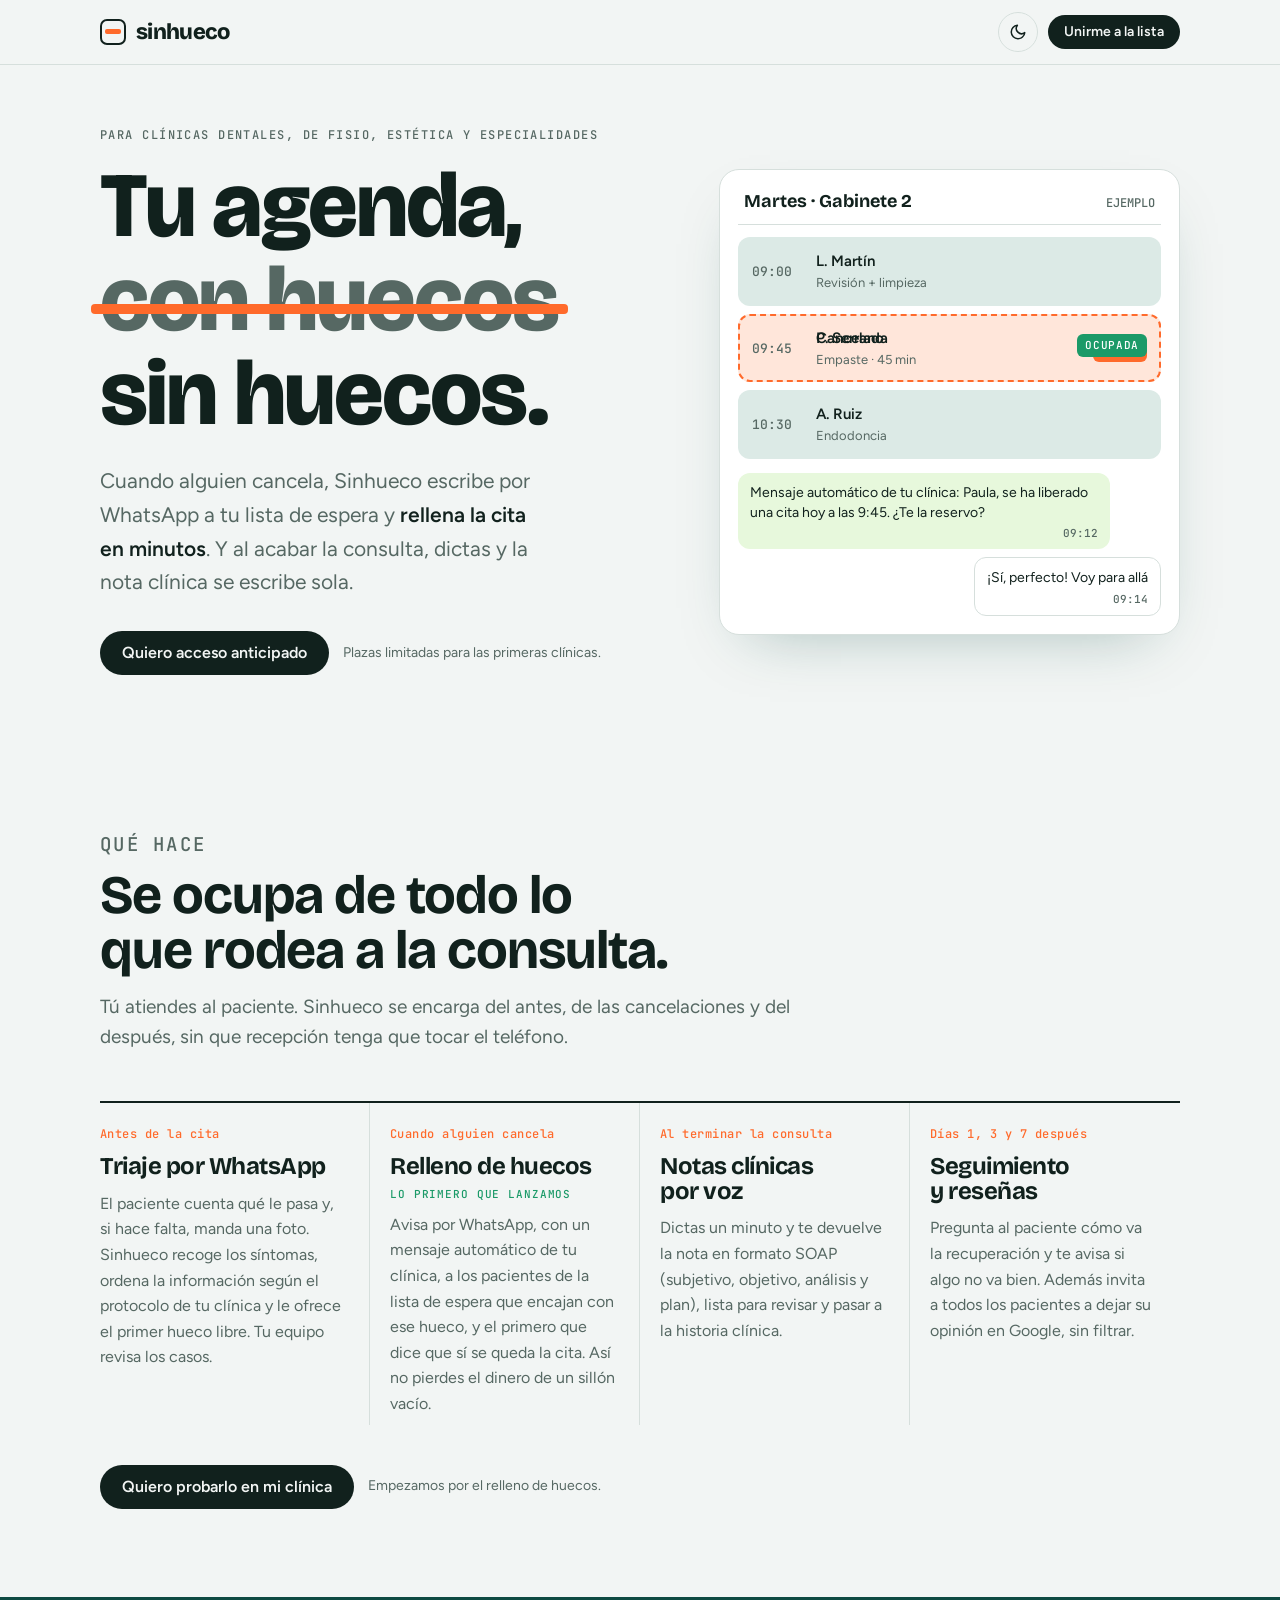
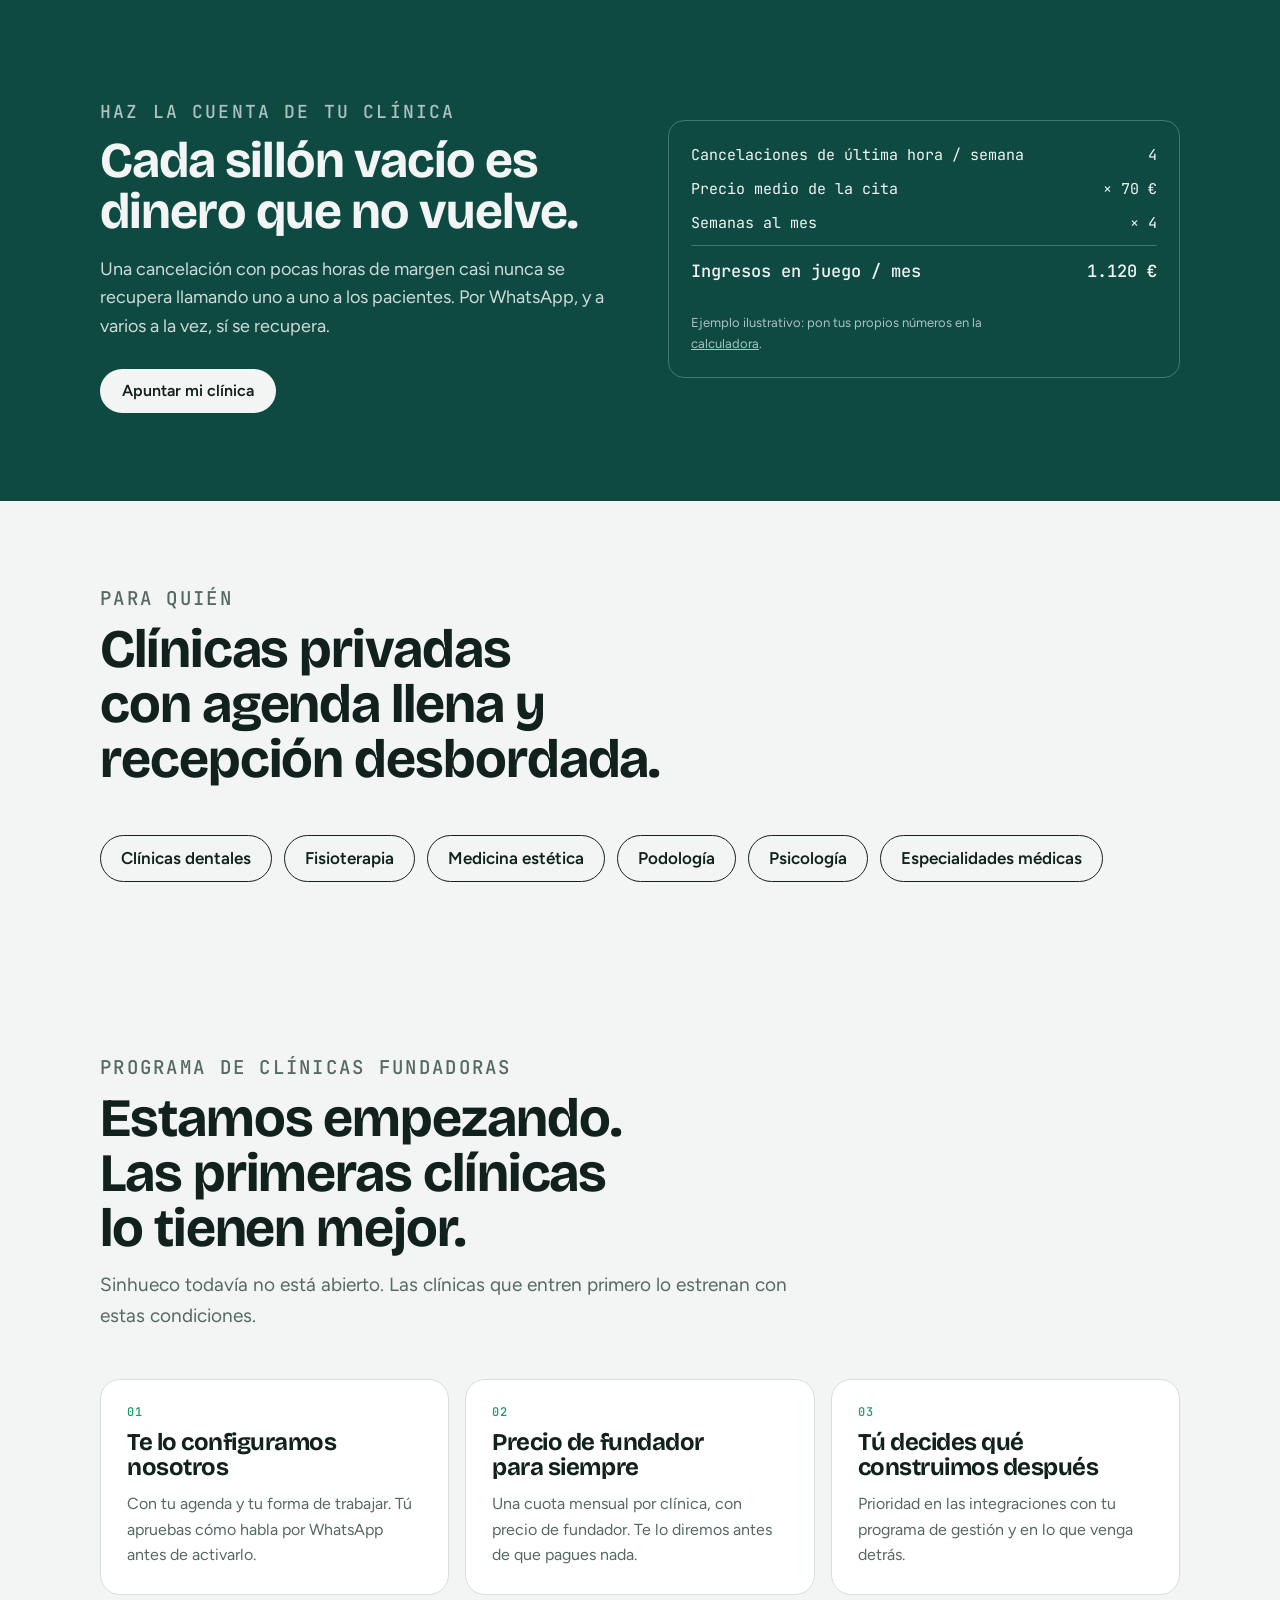
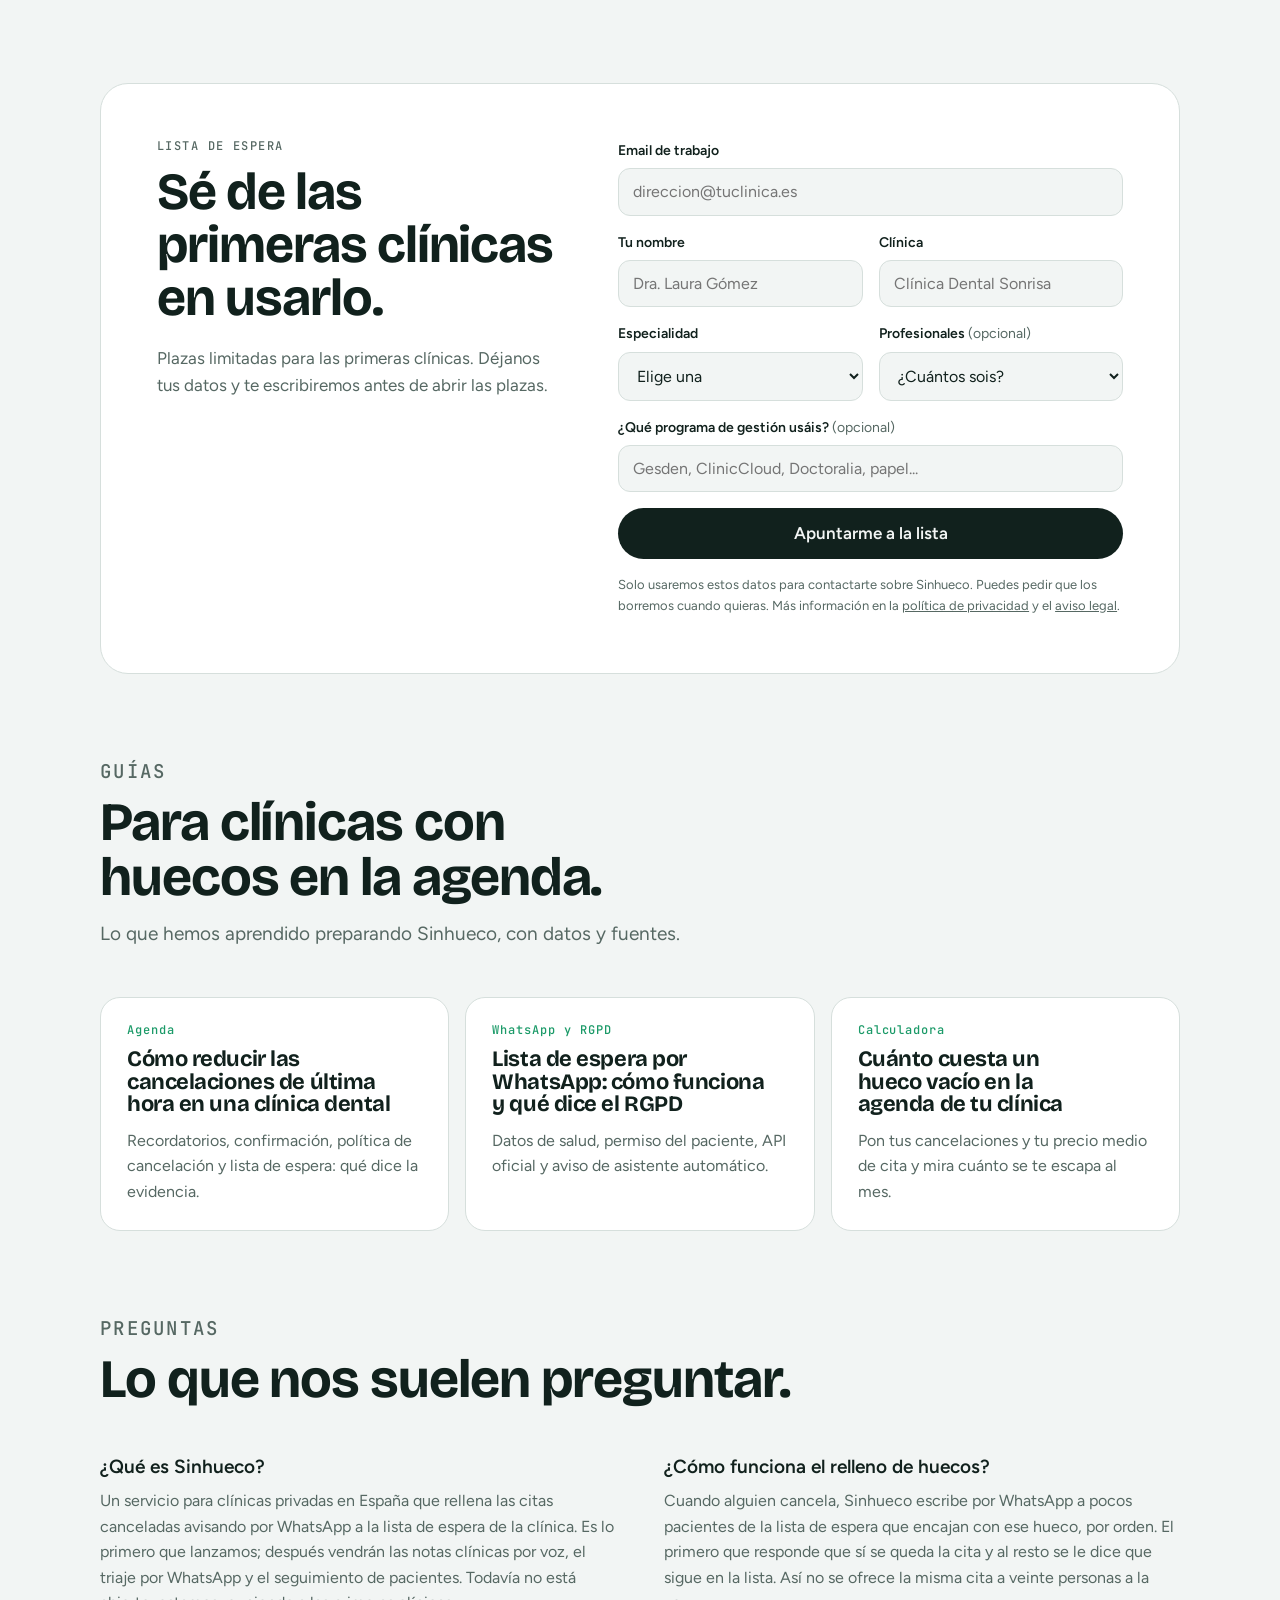
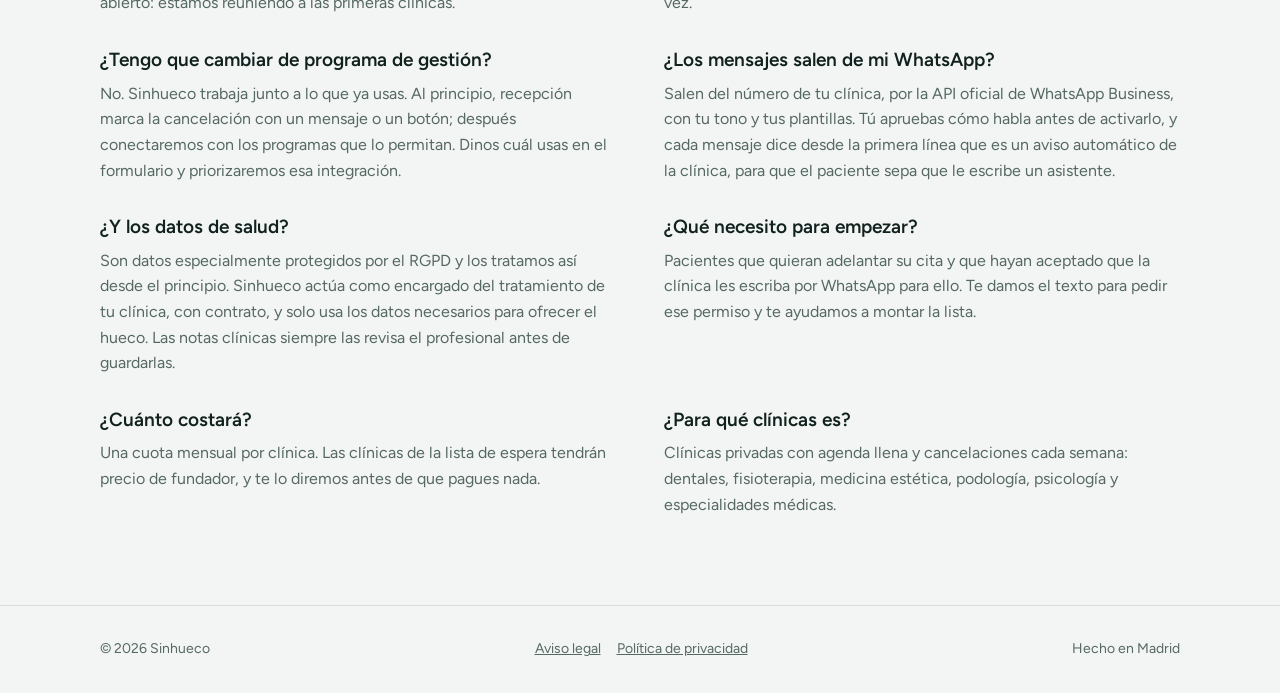
<file: index.html>
<!doctype html>
<html lang="es-ES">
<head>
<meta charset="utf-8">
<meta name="viewport" content="width=device-width, initial-scale=1, viewport-fit=cover">
<title>Lista de espera por WhatsApp para rellenar cancelaciones · Sinhueco</title>
<meta name="description" content="Cuando un paciente cancela, Sinhueco avisa por WhatsApp a la lista de espera de tu clínica y el primero que acepta se queda la cita. Para clínicas dentales, fisio, estética y más.">
<!-- URLs canónicas: si se compra sinhueco.com, sustituir https://sinhueco.vercel.app por https://sinhueco.com
     en todos los .html, sitemap.xml, robots.txt, llms.txt y llms-full.txt (buscar y reemplazar) y redirigir el dominio viejo con un 301. -->
<link rel="canonical" href="https://sinhueco.vercel.app/">
<link rel="alternate" hreflang="es-ES" href="https://sinhueco.vercel.app/">
<link rel="alternate" hreflang="x-default" href="https://sinhueco.vercel.app/">
<meta property="og:type" content="website">
<meta property="og:site_name" content="Sinhueco">
<meta property="og:locale" content="es_ES">
<meta property="og:url" content="https://sinhueco.vercel.app/">
<meta property="og:title" content="Sinhueco · Tu agenda, sin huecos">
<meta property="og:description" content="Cuando alguien cancela, Sinhueco escribe por WhatsApp a tu lista de espera y rellena la cita en minutos. Para clínicas privadas.">
<meta name="twitter:card" content="summary">
<meta name="twitter:title" content="Sinhueco · Tu agenda, sin huecos">
<meta name="twitter:description" content="Cuando alguien cancela, Sinhueco escribe por WhatsApp a tu lista de espera y rellena la cita en minutos. Para clínicas privadas.">
<meta name="theme-color" content="#F2F5F4" media="(prefers-color-scheme: light)">
<meta name="theme-color" content="#0C1614" media="(prefers-color-scheme: dark)">
<link rel="icon" type="image/svg+xml" href="data:image/svg+xml,%3Csvg xmlns='http://www.w3.org/2000/svg' viewBox='0 0 32 32'%3E%3Crect x='3' y='3' width='26' height='26' rx='7.5' fill='%23F2F5F4' stroke='%2311211D' stroke-width='3'/%3E%3Crect x='8' y='11' width='16' height='5.5' rx='2' fill='%23FF6A2B'/%3E%3C/svg%3E">
<script>try{var t=localStorage.getItem("sinhueco-theme");if(t==="dark"||t==="light")document.documentElement.setAttribute("data-theme",t)}catch(e){}</script>
<link rel="preconnect" href="https://fonts.googleapis.com">
<link rel="preconnect" href="https://fonts.gstatic.com" crossorigin>
<link rel="stylesheet" href="https://fonts.googleapis.com/css2?family=Bricolage+Grotesque:opsz,wght@12..96,500;12..96,700;12..96,800&family=Figtree:wght@400;500;600&family=JetBrains+Mono:wght@500&display=swap">
<script type="application/ld+json">
{
  "@context": "https://schema.org",
  "@graph": [
    {
      "@type": "Organization",
      "@id": "https://sinhueco.vercel.app/#org",
      "name": "Sinhueco",
      "url": "https://sinhueco.vercel.app/",
      "description": "Startup española que prepara automatizaciones con IA para clínicas privadas, empezando por el relleno de citas canceladas por WhatsApp.",
      "areaServed": "ES",
      "address": {
        "@type": "PostalAddress",
        "addressLocality": "Madrid",
        "addressCountry": "ES"
      }
    },
    {
      "@type": "WebSite",
      "@id": "https://sinhueco.vercel.app/#web",
      "name": "Sinhueco",
      "url": "https://sinhueco.vercel.app/",
      "inLanguage": "es-ES",
      "publisher": {
        "@id": "https://sinhueco.vercel.app/#org"
      }
    },
    {
      "@type": "SoftwareApplication",
      "@id": "https://sinhueco.vercel.app/#app",
      "name": "Sinhueco",
      "url": "https://sinhueco.vercel.app/",
      "applicationCategory": "BusinessApplication",
      "applicationSubCategory": "Gestión de citas y lista de espera para clínicas",
      "operatingSystem": "Web",
      "inLanguage": "es-ES",
      "areaServed": "ES",
      "description": "Relleno de citas canceladas en clínicas privadas: cuando un paciente cancela, avisa por WhatsApp a la lista de espera de la clínica y el primero que acepta se queda la cita. En preparación: notas clínicas SOAP por voz, triaje por WhatsApp y seguimiento de pacientes.",
      "featureList": [
        "Relleno de huecos por cancelación avisando por WhatsApp a la lista de espera",
        "Aviso en cascada: el primer paciente que confirma se queda la cita",
        "Mensajes desde el número de la clínica por la API oficial de WhatsApp Business",
        "Funciona junto al programa de gestión actual de la clínica"
      ],
      "audience": {
        "@type": "BusinessAudience",
        "audienceType": "Clínicas privadas: dentales, fisioterapia, medicina estética, podología, psicología y especialidades médicas"
      },
      "publisher": {
        "@id": "https://sinhueco.vercel.app/#org"
      }
    },
    {
      "@type": "FAQPage",
      "@id": "https://sinhueco.vercel.app/#faq",
      "inLanguage": "es-ES",
      "mainEntity": [
        {
          "@type": "Question",
          "name": "¿Qué es Sinhueco?",
          "acceptedAnswer": {
            "@type": "Answer",
            "text": "Un servicio para clínicas privadas en España que rellena las citas canceladas avisando por WhatsApp a la lista de espera de la clínica. Es lo primero que lanzamos; después vendrán las notas clínicas por voz, el triaje por WhatsApp y el seguimiento de pacientes. Todavía no está abierto: estamos reuniendo a las primeras clínicas."
          }
        },
        {
          "@type": "Question",
          "name": "¿Cómo funciona el relleno de huecos?",
          "acceptedAnswer": {
            "@type": "Answer",
            "text": "Cuando alguien cancela, Sinhueco escribe por WhatsApp a pocos pacientes de la lista de espera que encajan con ese hueco, por orden. El primero que responde que sí se queda la cita y al resto se le dice que sigue en la lista. Así no se ofrece la misma cita a veinte personas a la vez."
          }
        },
        {
          "@type": "Question",
          "name": "¿Tengo que cambiar de programa de gestión?",
          "acceptedAnswer": {
            "@type": "Answer",
            "text": "No. Sinhueco trabaja junto a lo que ya usas. Al principio, recepción marca la cancelación con un mensaje o un botón; después conectaremos con los programas que lo permitan. Dinos cuál usas en el formulario y priorizaremos esa integración."
          }
        },
        {
          "@type": "Question",
          "name": "¿Los mensajes salen de mi WhatsApp?",
          "acceptedAnswer": {
            "@type": "Answer",
            "text": "Salen del número de tu clínica, por la API oficial de WhatsApp Business, con tu tono y tus plantillas. Tú apruebas cómo habla antes de activarlo, y cada mensaje dice desde la primera línea que es un aviso automático de la clínica, para que el paciente sepa que le escribe un asistente."
          }
        },
        {
          "@type": "Question",
          "name": "¿Y los datos de salud?",
          "acceptedAnswer": {
            "@type": "Answer",
            "text": "Son datos especialmente protegidos por el RGPD y los tratamos así desde el principio. Sinhueco actúa como encargado del tratamiento de tu clínica, con contrato, y solo usa los datos necesarios para ofrecer el hueco. Las notas clínicas siempre las revisa el profesional antes de guardarlas."
          }
        },
        {
          "@type": "Question",
          "name": "¿Qué necesito para empezar?",
          "acceptedAnswer": {
            "@type": "Answer",
            "text": "Pacientes que quieran adelantar su cita y que hayan aceptado que la clínica les escriba por WhatsApp para ello. Te damos el texto para pedir ese permiso y te ayudamos a montar la lista."
          }
        },
        {
          "@type": "Question",
          "name": "¿Cuánto costará?",
          "acceptedAnswer": {
            "@type": "Answer",
            "text": "Una cuota mensual por clínica. Las clínicas de la lista de espera tendrán precio de fundador, y te lo diremos antes de que pagues nada."
          }
        },
        {
          "@type": "Question",
          "name": "¿Para qué clínicas es?",
          "acceptedAnswer": {
            "@type": "Answer",
            "text": "Clínicas privadas con agenda llena y cancelaciones cada semana: dentales, fisioterapia, medicina estética, podología, psicología y especialidades médicas."
          }
        }
      ]
    }
  ]
}
</script>
<style>
:root{
  --ground:#F2F5F4; --surface:#FFFFFF; --ink:#11211D; --muted:#566863; --line:#D6DFDC;
  --petrol:#0E4A42; --petrol-soft:#DCEAE6; --hole:#FF6A2B; --hole-soft:#FFE6DA; --fill:#1B9A68; --fill-soft:#D9F2E6;
  --wa:#E7F8DC; --err:#B8440F;
  --display:"Bricolage Grotesque", "Arial Narrow", system-ui, sans-serif;
  --body:"Figtree", system-ui, -apple-system, "Segoe UI", sans-serif;
  --mono:"JetBrains Mono", ui-monospace, Consolas, monospace;
  --ease:cubic-bezier(.2,.7,.2,1);
  color-scheme:light;
}
@media (prefers-color-scheme:dark){
  :root:not([data-theme="light"]){
    --ground:#0C1614; --surface:#13211E; --ink:#E6EFEC; --muted:#93A8A2; --line:#24372F;
    --petrol:#7FD1BF; --petrol-soft:#16332D; --hole:#FF8450; --hole-soft:#3A2016; --fill:#45C98F; --fill-soft:#123325; --wa:#1D3326; --err:#FF9466;
    color-scheme:dark;
  }
}
:root[data-theme="dark"]{
  --ground:#0C1614; --surface:#13211E; --ink:#E6EFEC; --muted:#93A8A2; --line:#24372F;
  --petrol:#7FD1BF; --petrol-soft:#16332D; --hole:#FF8450; --hole-soft:#3A2016; --fill:#45C98F; --fill-soft:#123325; --wa:#1D3326; --err:#FF9466;
  color-scheme:dark;
}
*{box-sizing:border-box}
@media (prefers-reduced-motion:no-preference){html{scroll-behavior:smooth}}
body{margin:0;background:var(--ground);color:var(--ink);font:400 17px/1.6 var(--body);-webkit-font-smoothing:antialiased;overflow-x:clip}
.wrap{max-width:1120px;margin:0 auto;padding-inline:20px}
a{color:inherit}
h1,h2,h3{font-family:var(--display);line-height:1.02;margin:0;text-wrap:balance;letter-spacing:-.02em}
p{margin:0}
.eyebrow{font:500 12px/1 var(--mono);letter-spacing:.12em;text-transform:uppercase;color:var(--muted)}
:focus-visible{outline:3px solid var(--hole);outline-offset:3px}

/* nav */
nav{position:sticky;top:env(safe-area-inset-top,0px);z-index:10;background:color-mix(in srgb,var(--ground) 88%,transparent);backdrop-filter:blur(10px);-webkit-backdrop-filter:blur(10px);border-bottom:1px solid var(--line)}
nav .wrap{display:flex;align-items:center;justify-content:space-between;gap:12px;height:64px}
.nav-actions{display:flex;align-items:center;gap:10px}
.logo{display:flex;align-items:center;gap:10px;font:800 22px/1 var(--display);letter-spacing:-.03em;text-decoration:none;border-radius:8px}
.logo-mark{width:26px;height:26px;border-radius:7px;border:2.5px solid var(--ink);position:relative;flex:none}
.logo-mark::after{content:"";position:absolute;left:3px;right:3px;top:8px;height:5px;border-radius:2px;background:var(--hole);transition:background-color .3s ease}
.logo:hover .logo-mark::after{background:var(--fill)}

/* botones */
.btn{display:inline-flex;align-items:center;justify-content:center;gap:10px;font:600 16px/1 var(--body);padding:14px 22px;border-radius:999px;border:0;cursor:pointer;text-decoration:none;background:var(--ink);color:var(--ground);transition:transform .15s var(--ease),box-shadow .2s ease,opacity .2s ease;-webkit-tap-highlight-color:transparent}
.btn:hover{transform:translateY(-1px);box-shadow:0 8px 20px -10px color-mix(in srgb,var(--ink) 70%,transparent)}
.btn:active{transform:translateY(0) scale(.97);box-shadow:none;transition-duration:.06s}
.btn[disabled]{cursor:progress;opacity:.8;transform:none;box-shadow:none}
.btn-sm{padding:10px 16px;font-size:14px}
.btn .short{display:none}
.icon-btn{width:40px;height:40px;flex:none;display:inline-grid;place-items:center;border-radius:999px;border:1.5px solid var(--line);background:transparent;color:var(--ink);cursor:pointer;transition:border-color .2s ease,background-color .2s ease,transform .15s var(--ease)}
.icon-btn:hover{border-color:var(--ink);background:var(--surface)}
.icon-btn:active{transform:scale(.92)}
.icon-btn svg{width:18px;height:18px}
.i-sun{display:none}
@media (prefers-color-scheme:dark){:root:not([data-theme="light"]) .i-sun{display:block}:root:not([data-theme="light"]) .i-moon{display:none}}
:root[data-theme="dark"] .i-sun{display:block}
:root[data-theme="dark"] .i-moon{display:none}
.spinner{width:16px;height:16px;flex:none;border-radius:50%;border:2px solid currentColor;border-right-color:transparent;animation:spin .7s linear infinite}
@keyframes spin{to{transform:rotate(360deg)}}

/* hero */
.hero{padding-block:64px 72px}
.hero .wrap{display:grid;grid-template-columns:1.1fr .9fr;gap:56px;align-items:center}
.hero h1{font-size:clamp(46px,7.4vw,92px);font-weight:800}
.hero h1 .strike{position:relative;color:var(--muted);white-space:nowrap}
.hero h1 .strike::after{content:"";position:absolute;left:-2%;right:-2%;top:54%;height:.11em;background:var(--hole);border-radius:4px;transform-origin:left;animation:strike .6s .5s ease-out both}
@keyframes strike{from{transform:scaleX(0)}to{transform:scaleX(1)}}
.lede{font-size:clamp(18px,2vw,21px);color:var(--muted);max-width:34ch;margin-top:24px}
.lede strong{color:var(--ink);font-weight:600}
.hero-cta,.sec-cta{display:flex;flex-wrap:wrap;gap:14px;align-items:center;margin-top:32px}
.sec-cta{margin-top:40px}
.hero-note{font-size:14px;color:var(--muted)}

/* agenda demo */
.agenda{background:var(--surface);border:1px solid var(--line);border-radius:20px;padding:18px;box-shadow:0 24px 60px -30px rgba(14,74,66,.35)}
.agenda-head{display:flex;justify-content:space-between;align-items:baseline;padding:4px 6px 14px;border-bottom:1px solid var(--line)}
.agenda-head b{font:700 18px/1 var(--display)}
.agenda-head span{font:500 12px/1 var(--mono);color:var(--muted)}
.slots{list-style:none;margin:12px 0 0;padding:0;display:grid;gap:8px}
.slot{display:grid;grid-template-columns:52px 1fr auto;gap:12px;align-items:center;padding:12px 14px;border-radius:12px;background:var(--petrol-soft)}
.slot time{font:500 13px/1 var(--mono);color:var(--muted);font-variant-numeric:tabular-nums}
.slot .who{font-weight:600;font-size:15px}
.slot .what{font-size:13px;color:var(--muted)}
.tag{font:500 11px/1 var(--mono);letter-spacing:.06em;text-transform:uppercase;padding:6px 8px;border-radius:6px}
.slot.hole{background:var(--hole-soft);outline:2px dashed var(--hole);outline-offset:-2px;animation:hole 6s infinite}
.slot.hole .tag{background:var(--hole);color:#fff}
@keyframes hole{0%,55%{background:var(--hole-soft);outline-color:var(--hole)}62%,100%{background:var(--fill-soft);outline-color:transparent}}
.wa{margin-top:14px;display:grid;gap:8px}
.bubble{max-width:88%;padding:10px 12px;border-radius:12px;font-size:14px;line-height:1.4;background:var(--wa);animation:pop 6s infinite both}
.bubble small{display:block;font:500 11px/1 var(--mono);color:var(--muted);margin-top:6px;text-align:right}
.bubble.them{justify-self:end;background:var(--surface);border:1px solid var(--line)}
.bubble:nth-child(1){animation-name:pop1}
.bubble:nth-child(2){animation-name:pop2}
@keyframes pop1{0%,12%{opacity:.25;transform:translateY(6px)}20%,100%{opacity:1;transform:none}}
@keyframes pop2{0%,38%{opacity:.25;transform:translateY(6px)}46%,100%{opacity:1;transform:none}}
.status-swap{position:relative;display:inline-block}
.status-swap .a,.status-swap .b{animation:swapA 6s infinite}
.status-swap .b{position:absolute;right:0;top:0;animation-name:swapB;background:var(--fill)!important;color:#fff}
@keyframes swapA{0%,58%{opacity:1}62%,100%{opacity:0}}
@keyframes swapB{0%,58%{opacity:0}62%,100%{opacity:1}}
.name-swap{position:relative;display:block}
.name-swap .a,.name-swap .b{animation:swapA 6s infinite}
.name-swap .b{position:absolute;left:0;top:0;animation-name:swapB}

/* sections */
section{padding-block:88px}
section[id]{scroll-margin-top:64px}
.sec-head{display:grid;gap:14px;max-width:720px;margin-bottom:48px}
.sec-head h2{font-size:clamp(34px,4.6vw,54px);font-weight:700}
.sec-head p{color:var(--muted);font-size:19px}

.journey{display:grid;grid-template-columns:repeat(4,1fr);gap:0;border-top:2px solid var(--ink)}
.step{padding:24px 24px 8px 0;display:grid;gap:12px;align-content:start;border-right:1px solid var(--line);padding-left:20px}
.step:first-child{padding-left:0}
.step:last-child{border-right:0}
.step .when{font:500 12px/1.3 var(--mono);color:var(--hole);letter-spacing:.04em}
.step h3{font-size:24px;font-weight:700}
.step p{color:var(--muted);font-size:16px}
.step.star h3::after{content:"Lo primero que lanzamos";display:block;margin-top:10px;font:500 11px/1 var(--mono);letter-spacing:.08em;text-transform:uppercase;color:var(--fill)}

.band{background:var(--petrol);color:var(--ground)}
.band .btn{background:var(--ground);color:var(--ink)}
@media (prefers-color-scheme:dark){
  :root:not([data-theme="light"]) .band{background:var(--petrol-soft);color:var(--ink)}
  :root:not([data-theme="light"]) .band .btn{background:var(--ink);color:var(--ground)}
}
:root[data-theme="dark"] .band{background:var(--petrol-soft);color:var(--ink)}
:root[data-theme="dark"] .band .btn{background:var(--ink);color:var(--ground)}
.band .wrap{display:grid;grid-template-columns:1fr 1fr;gap:56px;align-items:center}
.band h2{font-size:clamp(32px,4.2vw,50px)}
.band p{opacity:.85;font-size:18px;margin-top:18px;max-width:44ch}
.band :focus-visible{outline-color:currentColor}
.sum{font-family:var(--mono);font-size:15px;border:1px solid color-mix(in srgb,currentColor 25%,transparent);border-radius:16px;padding:22px;display:grid;gap:10px}
.sum div{display:flex;justify-content:space-between;gap:16px;font-variant-numeric:tabular-nums}
.sum .total{border-top:1px solid color-mix(in srgb,currentColor 25%,transparent);padding-top:12px;font-weight:500;font-size:17px}
.sum .note{font-family:var(--body);font-size:13px;opacity:.7}

.who-grid{display:flex;flex-wrap:wrap;gap:12px}
.chip{font:600 17px/1 var(--body);padding:14px 20px;border-radius:999px;border:1.5px solid var(--ink)}

/* clínicas fundadoras */
.founders{padding-bottom:0}
.perk-grid{display:grid;grid-template-columns:repeat(3,1fr);gap:16px}
.perk{background:var(--surface);border:1px solid var(--line);border-radius:20px;padding:26px;display:grid;gap:12px;align-content:start}
.perk .num{font:500 12px/1 var(--mono);color:var(--fill);letter-spacing:.08em}
.perk h3{font-size:24px;font-weight:700}
.perk p{color:var(--muted);font-size:16px}
.perk.guide{text-decoration:none;transition:border-color .2s ease,transform .15s var(--ease)}
.perk.guide:hover{border-color:var(--ink);transform:translateY(-2px)}
.perk.guide h3{font-size:22px}

/* waitlist */
.wl{background:var(--surface);border:1px solid var(--line);border-radius:28px;padding:clamp(24px,5vw,56px);display:grid;grid-template-columns:.9fr 1.1fr;gap:48px}
.wl h2{font-size:clamp(34px,4.4vw,52px)}
.wl .wl-lede{color:var(--muted);margin-top:20px;max-width:36ch}
form{display:grid;grid-template-columns:1fr 1fr;gap:16px}
.field{display:grid;gap:6px;align-content:start;min-width:0}
.field.full{grid-column:1/-1}
label{font-size:14px;font-weight:600}
label .opt{font-weight:400;color:var(--muted)}
input,select{font:400 16px/1.2 var(--body);color:var(--ink);background:var(--ground);border:1.5px solid var(--line);border-radius:12px;padding:13px 14px;width:100%;min-width:0;transition:border-color .2s ease,box-shadow .2s ease}
input:hover,select:hover{border-color:color-mix(in srgb,var(--petrol) 45%,var(--line))}
input:focus,select:focus{border-color:var(--petrol)}
input:focus-visible,select:focus-visible{outline:3px solid var(--hole);outline-offset:2px}
input[aria-invalid="true"],select[aria-invalid="true"]{border-color:var(--err);box-shadow:0 0 0 3px color-mix(in srgb,var(--err) 14%,transparent)}
.field-err{font-size:13px;line-height:1.35;color:var(--err);font-weight:500}
.field-err:empty{display:none}
.field-err:not(:empty){animation:rise .2s var(--ease)}
.hp{position:absolute;left:-9999px}
form .btn{grid-column:1/-1;padding-block:17px;font-size:17px}
.legal{grid-column:1/-1;font-size:13px;color:var(--muted)}
.msg{grid-column:1/-1;font-size:15px;font-weight:500}
.msg:empty{display:none}
.msg:not(:empty){animation:rise .25s var(--ease)}
.msg.ok{color:var(--fill)} .msg.err{color:var(--err)}
#wl-box{transition:opacity .2s ease,transform .2s ease}
#wl-box.leaving{opacity:0;transform:translateY(6px)}
.done{display:grid;gap:12px;align-content:center;height:100%;animation:rise .45s var(--ease)}
.done h3{font-size:32px}
.done h3:focus{outline:none}
.done .tick{width:44px;height:44px;border-radius:12px;background:var(--fill-soft);color:var(--fill);display:grid;place-items:center}
@keyframes rise{from{opacity:0;transform:translateY(8px)}to{opacity:1;transform:none}}

.faq{display:grid;grid-template-columns:repeat(2,1fr);gap:32px 48px}
.faq h3{font:600 19px/1.3 var(--body);letter-spacing:0;margin-bottom:8px}
.faq p{color:var(--muted);font-size:16px}

footer{border-top:1px solid var(--line);padding-block:32px;color:var(--muted);font-size:14px}
footer .wrap{display:flex;justify-content:space-between;flex-wrap:wrap;gap:12px}

/* volver arriba */
.to-top{position:fixed;right:max(16px,env(safe-area-inset-right));bottom:max(16px,env(safe-area-inset-bottom));z-index:9;width:44px;height:44px;display:grid;place-items:center;border-radius:999px;border:1px solid var(--line);background:var(--surface);color:var(--ink);cursor:pointer;box-shadow:0 10px 24px -14px rgba(14,74,66,.5);opacity:0;visibility:hidden;transform:translateY(10px);transition:opacity .25s ease,transform .25s var(--ease),visibility 0s linear .25s,border-color .2s ease}
.to-top.show{opacity:1;visibility:visible;transform:none;transition:opacity .25s ease,transform .25s var(--ease),visibility 0s,border-color .2s ease}
.to-top:hover{border-color:var(--ink)}
.to-top:active{transform:scale(.92)}
.to-top svg{width:18px;height:18px}

/* aparición al hacer scroll: solo si el JS ha activado .reveal-on en <html> */
.reveal-on .reveal{opacity:0;transform:translateY(18px);transition:opacity .6s var(--ease),transform .6s var(--ease)}
.reveal-on .reveal.in{opacity:1;transform:none}

@media (max-width:900px){
  .hero .wrap,.band .wrap,.wl{grid-template-columns:1fr}
  .journey{grid-template-columns:1fr 1fr}
  .step{border-right:0;border-bottom:1px solid var(--line);padding:24px 16px 24px 0}
  .step:first-child{padding-left:0}
  .step{padding-left:0}
  .perk-grid{grid-template-columns:1fr}
  .faq{grid-template-columns:1fr}
}
@media (max-width:560px){
  .journey{grid-template-columns:1fr}
  form{grid-template-columns:1fr}
  section{padding-block:64px}
  .hero{padding-block:40px 56px}
  nav .btn .long{display:none}
  nav .btn .short{display:inline}
  .logo{font-size:20px}
}
@media (prefers-reduced-motion:reduce){
  *,*::before,*::after{animation:none!important;transition:none!important}
  /* la demo se queda en su estado final, sin textos superpuestos */
  .name-swap .a,.status-swap .a{opacity:0}
  .slot.hole{background:var(--fill-soft);outline-color:transparent}
}
@media print{.reveal-on .reveal{opacity:1;transform:none}.to-top,nav .nav-actions{display:none}}
</style>
</head>
<body>

<nav aria-label="Principal">
  <div class="wrap">
    <a class="logo" href="./" aria-label="Sinhueco, ir al inicio"><span class="logo-mark" aria-hidden="true"></span>sinhueco</a>
    <div class="nav-actions">
      <button class="icon-btn" type="button" id="theme-btn" aria-label="Cambiar tema claro/oscuro" title="Cambiar tema">
        <svg class="i-moon" viewBox="0 0 24 24" fill="none" stroke="currentColor" stroke-width="2" stroke-linecap="round" stroke-linejoin="round" aria-hidden="true"><path d="M21 12.8A9 9 0 1 1 11.2 3a7 7 0 0 0 9.8 9.8z"/></svg>
        <svg class="i-sun" viewBox="0 0 24 24" fill="none" stroke="currentColor" stroke-width="2" stroke-linecap="round" aria-hidden="true"><circle cx="12" cy="12" r="4.5"/><path d="M12 2v2M12 20v2M4.9 4.9l1.4 1.4M17.7 17.7l1.4 1.4M2 12h2M20 12h2M4.9 19.1l1.4-1.4M17.7 6.3l1.4-1.4"/></svg>
      </button>
      <a class="btn btn-sm" href="#lista"><span class="long">Unirme a la lista</span><span class="short">Unirme</span></a>
    </div>
  </div>
</nav>

<main>
<header class="hero">
  <div class="wrap">
    <div>
      <p class="eyebrow">Para clínicas dentales, de fisio, estética y especialidades</p>
      <h1 style="margin-top:18px">Tu agenda, <span class="strike">con huecos</span> sin huecos.</h1>
      <p class="lede">Cuando alguien cancela, Sinhueco escribe por WhatsApp a tu lista de espera y <strong>rellena la cita en minutos</strong>. Y al acabar la consulta, dictas y la nota clínica se escribe sola.</p>
      <div class="hero-cta">
        <a class="btn" href="#lista">Quiero acceso anticipado</a>
        <span class="hero-note">Plazas limitadas para las primeras clínicas.</span>
      </div>
    </div>

    <div class="agenda" role="img" aria-label="Ejemplo: una cita de las 9:45 se cancela, Sinhueco manda un aviso automático por WhatsApp a una paciente de la lista de espera y ella acepta, así que el hueco queda ocupado.">
      <div class="agenda-head"><b>Martes · Gabinete 2</b><span>EJEMPLO</span></div>
      <ul class="slots">
        <li class="slot"><time>09:00</time><div><div class="who">L. Martín</div><div class="what">Revisión + limpieza</div></div><span></span></li>
        <li class="slot hole"><time>09:45</time>
          <div><div class="who name-swap"><span class="a">Cancelada</span><span class="b">P. Serrano</span></div><div class="what">Empaste · 45 min</div></div>
          <span class="status-swap"><span class="tag a">Hueco</span><span class="tag b">Ocupada</span></span>
        </li>
        <li class="slot"><time>10:30</time><div><div class="who">A. Ruiz</div><div class="what">Endodoncia</div></div><span></span></li>
      </ul>
      <div class="wa">
        <div class="bubble">Mensaje automático de tu clínica: Paula, se ha liberado una cita hoy a las 9:45. ¿Te la reservo?<small>09:12</small></div>
        <div class="bubble them">¡Sí, perfecto! Voy para allá<small>09:14</small></div>
      </div>
    </div>
  </div>
</header>

<section id="como">
  <div class="wrap">
    <div class="sec-head reveal">
      <p class="eyebrow">Qué hace</p>
      <h2>Se ocupa de todo lo que rodea a la consulta.</h2>
      <p>Tú atiendes al paciente. Sinhueco se encarga del antes, de las cancelaciones y del después, sin que recepción tenga que tocar el teléfono.</p>
    </div>
    <div class="journey">
      <div class="step reveal">
        <span class="when">Antes de la cita</span>
        <h3>Triaje por WhatsApp</h3>
        <p>El paciente cuenta qué le pasa y, si hace falta, manda una foto. Sinhueco recoge los síntomas, ordena la información según el protocolo de tu clínica y le ofrece el primer hueco libre. Tu equipo revisa los casos.</p>
      </div>
      <div class="step star reveal">
        <span class="when">Cuando alguien cancela</span>
        <h3>Relleno de huecos</h3>
        <p>Avisa por WhatsApp, con un mensaje automático de tu clínica, a los pacientes de la lista de espera que encajan con ese hueco, y el primero que dice que sí se queda la cita. Así no pierdes el dinero de un sillón vacío.</p>
      </div>
      <div class="step reveal">
        <span class="when">Al terminar la consulta</span>
        <h3>Notas clínicas por voz</h3>
        <p>Dictas un minuto y te devuelve la nota en formato SOAP (subjetivo, objetivo, análisis y plan), lista para revisar y pasar a la historia clínica.</p>
      </div>
      <div class="step reveal">
        <span class="when">Días 1, 3 y 7 después</span>
        <h3>Seguimiento y reseñas</h3>
        <p>Pregunta al paciente cómo va la recuperación y te avisa si algo no va bien. Además invita a todos los pacientes a dejar su opinión en Google, sin filtrar.</p>
      </div>
    </div>
    <div class="sec-cta reveal">
      <a class="btn" href="#lista">Quiero probarlo en mi clínica</a>
      <span class="hero-note">Empezamos por el relleno de huecos.</span>
    </div>
  </div>
</section>

<section class="band">
  <div class="wrap">
    <div class="reveal">
      <p class="eyebrow" style="color:inherit;opacity:.7">Haz la cuenta de tu clínica</p>
      <h2 style="margin-top:14px">Cada sillón vacío es dinero que no vuelve.</h2>
      <p>Una cancelación con pocas horas de margen casi nunca se recupera llamando uno a uno a los pacientes. Por WhatsApp, y a varios a la vez, sí se recupera.</p>
      <div class="sec-cta" style="margin-top:28px"><a class="btn" href="#lista">Apuntar mi clínica</a></div>
    </div>
    <div class="sum reveal" role="group" aria-label="Ejemplo de cálculo">
      <div><span>Cancelaciones de última hora / semana</span><span>4</span></div>
      <div><span>Precio medio de la cita</span><span>× 70 €</span></div>
      <div><span>Semanas al mes</span><span>× 4</span></div>
      <div class="total"><span>Ingresos en juego / mes</span><span>1.120 €</span></div>
      <p class="note">Ejemplo ilustrativo: pon tus propios números en la <a href="coste-hueco-agenda-clinica.html">calculadora</a>.</p>
    </div>
  </div>
</section>

<section>
  <div class="wrap">
    <div class="sec-head reveal">
      <p class="eyebrow">Para quién</p>
      <h2>Clínicas privadas con agenda llena y recepción desbordada.</h2>
    </div>
    <div class="who-grid reveal">
      <span class="chip">Clínicas dentales</span>
      <span class="chip">Fisioterapia</span>
      <span class="chip">Medicina estética</span>
      <span class="chip">Podología</span>
      <span class="chip">Psicología</span>
      <span class="chip">Especialidades médicas</span>
    </div>
  </div>
</section>

<section class="founders" id="fundadoras">
  <div class="wrap">
    <div class="sec-head reveal">
      <p class="eyebrow">Programa de clínicas fundadoras</p>
      <h2>Estamos empezando. Las primeras clínicas lo tienen mejor.</h2>
      <p>Sinhueco todavía no está abierto. Las clínicas que entren primero lo estrenan con estas condiciones.</p>
    </div>
    <div class="perk-grid">
      <div class="perk reveal">
        <span class="num">01</span>
        <h3>Te lo configuramos nosotros</h3>
        <p>Con tu agenda y tu forma de trabajar. Tú apruebas cómo habla por WhatsApp antes de activarlo.</p>
      </div>
      <div class="perk reveal">
        <span class="num">02</span>
        <h3>Precio de fundador para siempre</h3>
        <p>Una cuota mensual por clínica, con precio de fundador. Te lo diremos antes de que pagues nada.</p>
      </div>
      <div class="perk reveal">
        <span class="num">03</span>
        <h3>Tú decides qué construimos después</h3>
        <p>Prioridad en las integraciones con tu programa de gestión y en lo que venga detrás.</p>
      </div>
    </div>
  </div>
</section>

<section id="lista">
  <div class="wrap">
    <div class="wl reveal">
      <div>
        <p class="eyebrow">Lista de espera</p>
        <h2 style="margin-top:14px">Sé de las primeras clínicas en usarlo.</h2>
        <p class="wl-lede">Plazas limitadas para las primeras clínicas. Déjanos tus datos y te escribiremos antes de abrir las plazas.</p>
      </div>

      <div id="wl-box">
        <form id="wl-form" novalidate>
          <div class="field full">
            <label for="email">Email de trabajo</label>
            <input id="email" name="email" type="email" inputmode="email" autocomplete="email" required aria-describedby="email-err" placeholder="direccion@tuclinica.es">
            <p class="field-err" id="email-err"></p>
          </div>
          <div class="field">
            <label for="nombre">Tu nombre</label>
            <input id="nombre" name="nombre" autocomplete="name" required aria-describedby="nombre-err" placeholder="Dra. Laura Gómez">
            <p class="field-err" id="nombre-err"></p>
          </div>
          <div class="field">
            <label for="clinica">Clínica</label>
            <input id="clinica" name="clinica" autocomplete="organization" required aria-describedby="clinica-err" placeholder="Clínica Dental Sonrisa">
            <p class="field-err" id="clinica-err"></p>
          </div>
          <div class="field">
            <label for="tipo">Especialidad</label>
            <select id="tipo" name="tipo" required aria-describedby="tipo-err">
              <option value="">Elige una</option>
              <option>Dental</option><option>Fisioterapia</option><option>Medicina estética</option>
              <option>Podología</option><option>Psicología</option><option>Otra especialidad</option>
            </select>
            <p class="field-err" id="tipo-err"></p>
          </div>
          <div class="field">
            <label for="profesionales">Profesionales <span class="opt">(opcional)</span></label>
            <select id="profesionales" name="profesionales">
              <option value="">¿Cuántos sois?</option>
              <option>1</option><option>2–4</option><option>5–10</option><option>Más de 10</option>
            </select>
          </div>
          <div class="field full">
            <label for="software">¿Qué programa de gestión usáis? <span class="opt">(opcional)</span></label>
            <input id="software" name="software" placeholder="Gesden, ClinicCloud, Doctoralia, papel...">
          </div>
          <input class="hp" type="text" name="_honey" tabindex="-1" autocomplete="off" aria-hidden="true">
          <button class="btn" type="submit" id="wl-btn">Apuntarme a la lista</button>
          <p class="msg" id="wl-msg" role="status" aria-live="polite"></p>
          <p class="legal">Solo usaremos estos datos para contactarte sobre Sinhueco. Puedes pedir que los borremos cuando quieras. Más información en la <a href="politica-privacidad.html">política de privacidad</a> y el <a href="aviso-legal.html">aviso legal</a>.</p>
        </form>
      </div>
    </div>
  </div>
</section>

<section id="guias" style="padding-top:0">
  <div class="wrap">
    <div class="sec-head reveal">
      <p class="eyebrow">Guías</p>
      <h2>Para clínicas con huecos en la agenda.</h2>
      <p>Lo que hemos aprendido preparando Sinhueco, con datos y fuentes.</p>
    </div>
    <div class="perk-grid">
      <a class="perk guide reveal" href="reducir-cancelaciones-clinica-dental.html">
        <span class="num">Agenda</span>
        <h3>Cómo reducir las cancelaciones de última hora en una clínica dental</h3>
        <p>Recordatorios, confirmación, política de cancelación y lista de espera: qué dice la evidencia.</p>
      </a>
      <a class="perk guide reveal" href="lista-espera-whatsapp-rgpd.html">
        <span class="num">WhatsApp y RGPD</span>
        <h3>Lista de espera por WhatsApp: cómo funciona y qué dice el RGPD</h3>
        <p>Datos de salud, permiso del paciente, API oficial y aviso de asistente automático.</p>
      </a>
      <a class="perk guide reveal" href="coste-hueco-agenda-clinica.html">
        <span class="num">Calculadora</span>
        <h3>Cuánto cuesta un hueco vacío en la agenda de tu clínica</h3>
        <p>Pon tus cancelaciones y tu precio medio de cita y mira cuánto se te escapa al mes.</p>
      </a>
    </div>
  </div>
</section>

<section style="padding-top:0">
  <div class="wrap">
    <div class="sec-head reveal"><p class="eyebrow">Preguntas</p><h2>Lo que nos suelen preguntar.</h2></div>
    <div class="faq">
      <div class="reveal"><h3>¿Qué es Sinhueco?</h3><p>Un servicio para clínicas privadas en España que rellena las citas canceladas avisando por WhatsApp a la lista de espera de la clínica. Es lo primero que lanzamos; después vendrán las notas clínicas por voz, el triaje por WhatsApp y el seguimiento de pacientes. Todavía no está abierto: estamos reuniendo a las primeras clínicas.</p></div>
      <div class="reveal"><h3>¿Cómo funciona el relleno de huecos?</h3><p>Cuando alguien cancela, Sinhueco escribe por WhatsApp a pocos pacientes de la lista de espera que encajan con ese hueco, por orden. El primero que responde que sí se queda la cita y al resto se le dice que sigue en la lista. Así no se ofrece la misma cita a veinte personas a la vez.</p></div>
      <div class="reveal"><h3>¿Tengo que cambiar de programa de gestión?</h3><p>No. Sinhueco trabaja junto a lo que ya usas. Al principio, recepción marca la cancelación con un mensaje o un botón; después conectaremos con los programas que lo permitan. Dinos cuál usas en el formulario y priorizaremos esa integración.</p></div>
      <div class="reveal"><h3>¿Los mensajes salen de mi WhatsApp?</h3><p>Salen del número de tu clínica, por la API oficial de WhatsApp Business, con tu tono y tus plantillas. Tú apruebas cómo habla antes de activarlo, y cada mensaje dice desde la primera línea que es un aviso automático de la clínica, para que el paciente sepa que le escribe un asistente.</p></div>
      <div class="reveal"><h3>¿Y los datos de salud?</h3><p>Son datos especialmente protegidos por el RGPD y los tratamos así desde el principio. Sinhueco actúa como encargado del tratamiento de tu clínica, con contrato, y solo usa los datos necesarios para ofrecer el hueco. Las notas clínicas siempre las revisa el profesional antes de guardarlas.</p></div>
      <div class="reveal"><h3>¿Qué necesito para empezar?</h3><p>Pacientes que quieran adelantar su cita y que hayan aceptado que la clínica les escriba por WhatsApp para ello. Te damos el texto para pedir ese permiso y te ayudamos a montar la lista.</p></div>
      <div class="reveal"><h3>¿Cuánto costará?</h3><p>Una cuota mensual por clínica. Las clínicas de la lista de espera tendrán precio de fundador, y te lo diremos antes de que pagues nada.</p></div>
      <div class="reveal"><h3>¿Para qué clínicas es?</h3><p>Clínicas privadas con agenda llena y cancelaciones cada semana: dentales, fisioterapia, medicina estética, podología, psicología y especialidades médicas.</p></div>
    </div>
  </div>
</section>
</main>

<footer>
  <div class="wrap">
    <span>© 2026 Sinhueco</span>
    <span style="display:flex;gap:16px;flex-wrap:wrap"><a href="aviso-legal.html">Aviso legal</a><a href="politica-privacidad.html">Política de privacidad</a></span>
    <span>Hecho en Madrid</span>
  </div>
</footer>

<button class="to-top" type="button" id="to-top" aria-label="Volver arriba">
  <svg viewBox="0 0 24 24" fill="none" stroke="currentColor" stroke-width="2.2" stroke-linecap="round" stroke-linejoin="round" aria-hidden="true"><path d="M12 19V5M5 12l7-7 7 7"/></svg>
</button>

<script>
/* Tema claro/oscuro */
(function(){
  var root = document.documentElement, btn = document.getElementById("theme-btn");
  var metas = document.querySelectorAll('meta[name="theme-color"]');
  var mq = window.matchMedia ? window.matchMedia("(prefers-color-scheme: dark)") : null;
  function current(){ return root.getAttribute("data-theme") || (mq && mq.matches ? "dark" : "light"); }
  function sync(){
    var t = current();
    btn.setAttribute("aria-label", t === "dark" ? "Cambiar a modo claro" : "Cambiar a modo oscuro");
    btn.setAttribute("title", btn.getAttribute("aria-label"));
    if (root.getAttribute("data-theme")) for (var i = 0; i < metas.length; i++) metas[i].setAttribute("content", t === "dark" ? "#0C1614" : "#F2F5F4");
  }
  btn.addEventListener("click", function(){
    var next = current() === "dark" ? "light" : "dark";
    root.setAttribute("data-theme", next);
    try { localStorage.setItem("sinhueco-theme", next); } catch(e){}
    sync();
  });
  if (mq && mq.addEventListener) mq.addEventListener("change", sync);
  sync();
})();

/* Aparición al hacer scroll: el contenido solo se oculta si todo esto funciona */
(function(){
  var reduce = window.matchMedia && window.matchMedia("(prefers-reduced-motion: reduce)").matches;
  if (reduce || !("IntersectionObserver" in window)) return;
  var root = document.documentElement;
  var els = [].slice.call(document.querySelectorAll(".reveal"));
  var vh = window.innerHeight || 800;
  els.forEach(function(el){
    var sibs = el.parentNode.querySelectorAll(":scope > .reveal");
    var i = [].indexOf.call(sibs, el);
    if (i > 0) el.style.transitionDelay = Math.min(i, 4) * 80 + "ms";
    if (el.getBoundingClientRect().top < vh) el.classList.add("in");
  });
  var fired = false;
  var io = new IntersectionObserver(function(entries){
    fired = true;
    entries.forEach(function(e){ if (e.isIntersecting){ e.target.classList.add("in"); io.unobserve(e.target); } });
  }, {rootMargin: "0px 0px -8% 0px", threshold: 0.08});
  root.classList.add("reveal-on");
  els.forEach(function(el){ if (!el.classList.contains("in")) io.observe(el); });
  // Red de seguridad: si el observer no responde, se muestra todo.
  setTimeout(function(){ if (!fired) root.classList.remove("reveal-on"); }, 1500);
})();

/* Volver arriba */
(function(){
  var b = document.getElementById("to-top"), ticking = false;
  function upd(){ b.classList.toggle("show", window.scrollY > 700); ticking = false; }
  window.addEventListener("scroll", function(){ if (!ticking){ ticking = true; requestAnimationFrame(upd); } }, {passive: true});
  b.addEventListener("click", function(){
    var reduce = window.matchMedia && window.matchMedia("(prefers-reduced-motion: reduce)").matches;
    window.scrollTo({top: 0, behavior: reduce ? "auto" : "smooth"});
    document.querySelector(".logo").focus({preventScroll: true});
  });
  upd();
})();

/* Lista de espera */
(function(){
  var ENDPOINT = "https://formsubmit.co/ajax/2f994d750785f5c77caaa0eea46c1f6a";
  var form = document.getElementById("wl-form");
  var msg = document.getElementById("wl-msg");
  var btn = document.getElementById("wl-btn");
  var BTN_TEXT = btn.textContent;

  var rules = {
    email: function(v){
      if (!v) return "Escribe tu email de trabajo.";
      if (!/^[^\s@]+@[^\s@]+\.[^\s@]{2,}$/.test(v)) return "Revisa el email: parece que le falta algo (ej. nombre@clinica.es).";
      return "";
    },
    nombre: function(v){ return v ? "" : "Dinos tu nombre."; },
    clinica: function(v){ return v ? "" : "Escribe el nombre de la clínica."; },
    tipo: function(v){ return v ? "" : "Elige una especialidad."; }
  };

  function check(name){
    var el = form.elements[name], err = document.getElementById(name + "-err");
    var text = rules[name](el.value.trim());
    err.textContent = text;
    if (text) el.setAttribute("aria-invalid", "true"); else el.removeAttribute("aria-invalid");
    return !text;
  }

  Object.keys(rules).forEach(function(name){
    var el = form.elements[name];
    // Revalida en vivo solo los campos ya marcados; al salir, solo si hay algo escrito.
    el.addEventListener(el.tagName === "SELECT" ? "change" : "input", function(){ if (el.getAttribute("aria-invalid")) check(name); });
    el.addEventListener("blur", function(){ if (el.value.trim()) check(name); });
  });

  function setLoading(on){
    btn.disabled = on;
    btn.setAttribute("aria-busy", on ? "true" : "false");
    btn.innerHTML = on ? '<span class="spinner" aria-hidden="true"></span>Enviando…' : BTN_TEXT;
  }

  form.addEventListener("submit", function(e){
    e.preventDefault();
    msg.className = "msg"; msg.textContent = "";
    var firstBad = null;
    Object.keys(rules).forEach(function(name){ if (!check(name) && !firstBad) firstBad = form.elements[name]; });
    if (firstBad){
      msg.className = "msg err"; msg.textContent = "Revisa los campos marcados.";
      firstBad.focus();
      return;
    }
    if (form._honey.value) return;

    var email = form.email.value.trim();
    var data = {
      email: email, nombre: form.nombre.value.trim(), clinica: form.clinica.value.trim(),
      tipo: form.tipo.value, profesionales: form.profesionales.value, software: form.software.value.trim(),
      _subject: "Sinhueco · nueva clínica en la lista: " + form.clinica.value.trim(),
      _template: "table", _captcha: "false"
    };
    setLoading(true);
    var ctrl = window.AbortController ? new AbortController() : null;
    var timer = ctrl ? setTimeout(function(){ ctrl.abort(); }, 15000) : null;

    fetch(ENDPOINT, {method:"POST", headers:{"Content-Type":"application/json","Accept":"application/json"}, body: JSON.stringify(data), signal: ctrl ? ctrl.signal : undefined})
      .then(function(r){ return r.json().catch(function(){ return {}; }).then(function(j){ if(!r.ok || j.success === "false" || j.success === false) throw new Error("server"); }); })
      .then(function(){ clearTimeout(timer); showDone(data); })
      .catch(function(err){
        clearTimeout(timer);
        setLoading(false);
        msg.className = "msg err";
        if (navigator.onLine === false) msg.textContent = "Parece que no tienes conexión. Comprueba tu internet y vuelve a pulsar el botón; tus datos siguen aquí.";
        else if (err && err.name === "AbortError") msg.textContent = "El envío está tardando demasiado. Vuelve a intentarlo en un momento; tus datos siguen aquí.";
        else msg.textContent = "No hemos podido guardar tus datos por un problema en el envío. Vuelve a intentarlo en un momento.";
      });
  });

  function showDone(data){
    var box = document.getElementById("wl-box");
    var reduce = window.matchMedia && window.matchMedia("(prefers-reduced-motion: reduce)").matches;
    box.classList.add("leaving");
    setTimeout(function(){
      box.innerHTML =
        '<div class="done"><span class="tick" aria-hidden="true"><svg width="22" height="22" viewBox="0 0 24 24" fill="none" stroke="currentColor" stroke-width="2.6" stroke-linecap="round" stroke-linejoin="round"><path d="M5 12.5l4.5 4.5L19 7.5"/></svg></span>' +
        '<p class="eyebrow">Estás dentro</p><h3 tabindex="-1">Gracias, ' + escapeHtml(data.nombre.split(" ")[0]) + '.</h3>' +
        '<p style="color:var(--muted)">Hemos apuntado a ' + escapeHtml(data.clinica) + '. Te escribiremos a ' + escapeHtml(data.email) + ' antes de abrir las plazas.</p></div>';
      box.classList.remove("leaving");
      box.querySelector("h3").focus();
    }, reduce ? 0 : 200);
  }
  function escapeHtml(s){ return s.replace(/[&<>"']/g, function(c){ return {"&":"&amp;","<":"&lt;",">":"&gt;",'"':"&quot;","'":"&#39;"}[c]; }); }
})();
</script>
</body>
</html>
</file>
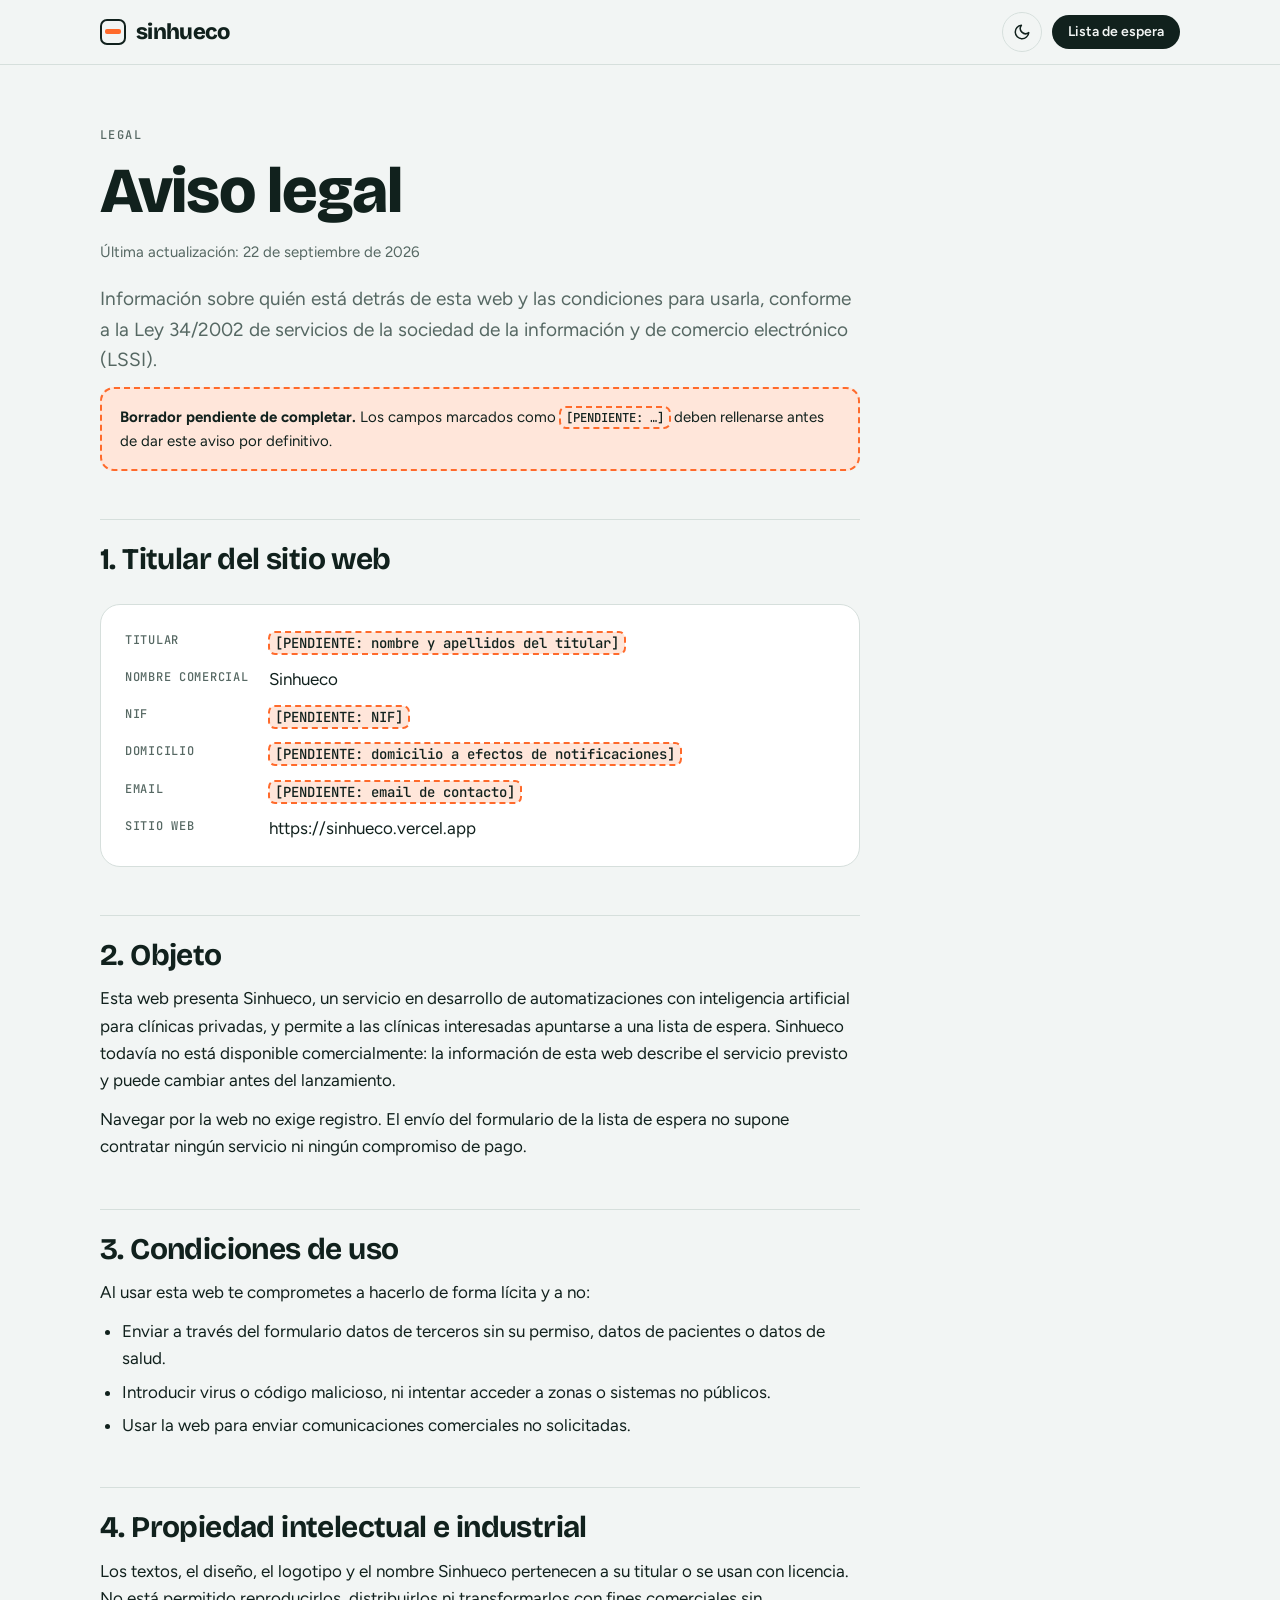
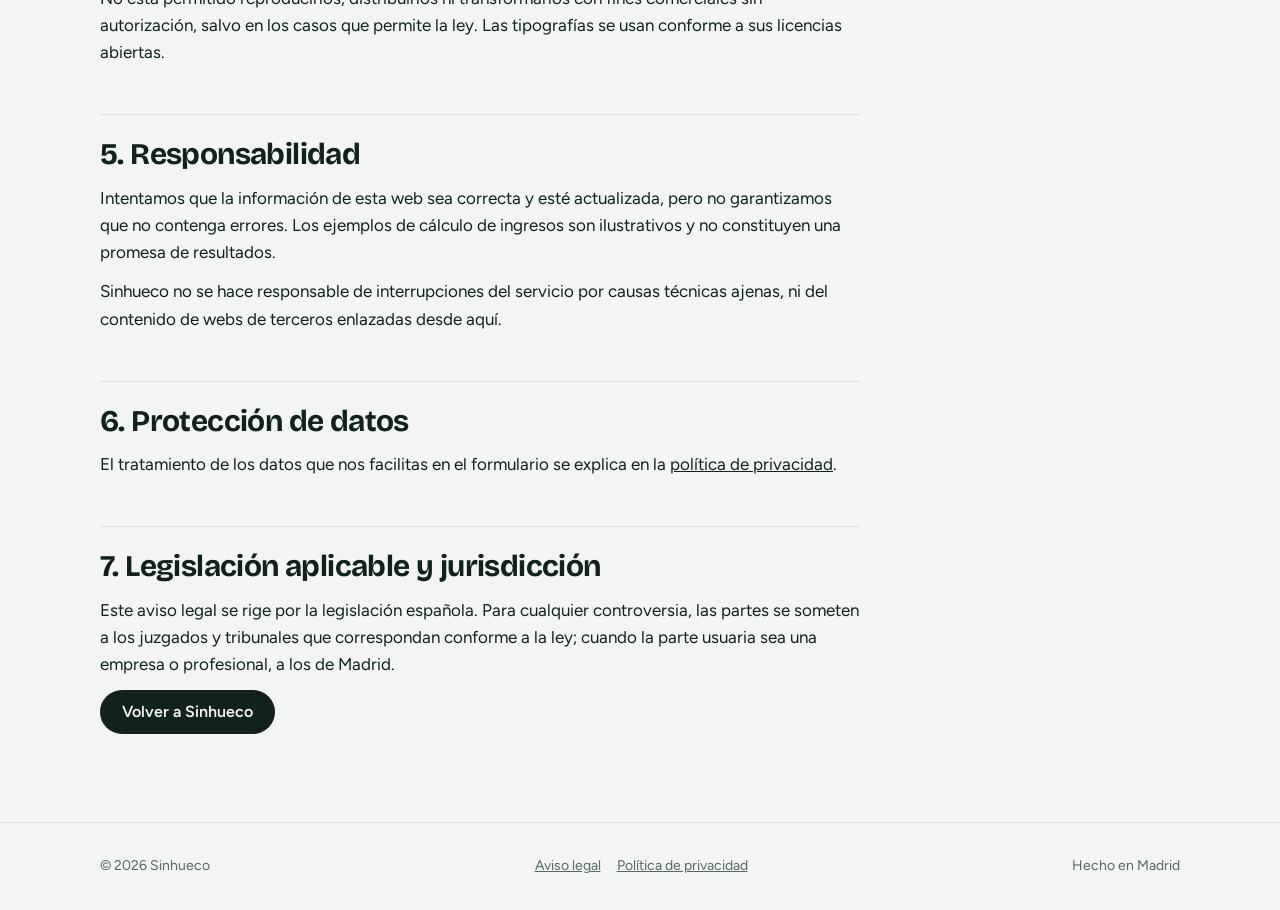
<file: aviso-legal.html>
<!doctype html>
<html lang="es-ES">
<head>
<meta charset="utf-8">
<meta name="viewport" content="width=device-width, initial-scale=1, viewport-fit=cover">
<title>Aviso legal · Sinhueco</title>
<meta name="description" content="Aviso legal de Sinhueco: datos del titular, condiciones de uso, propiedad intelectual y legislación aplicable.">
<meta name="robots" content="noindex">
<link rel="canonical" href="https://sinhueco.vercel.app/aviso-legal.html">
<meta name="theme-color" content="#F2F5F4" media="(prefers-color-scheme: light)">
<meta name="theme-color" content="#0C1614" media="(prefers-color-scheme: dark)">
<link rel="icon" type="image/svg+xml" href="data:image/svg+xml,%3Csvg xmlns='http://www.w3.org/2000/svg' viewBox='0 0 32 32'%3E%3Crect x='3' y='3' width='26' height='26' rx='7.5' fill='%23F2F5F4' stroke='%2311211D' stroke-width='3'/%3E%3Crect x='8' y='11' width='16' height='5.5' rx='2' fill='%23FF6A2B'/%3E%3C/svg%3E">
<script>try{var t=localStorage.getItem("sinhueco-theme");if(t==="dark"||t==="light")document.documentElement.setAttribute("data-theme",t)}catch(e){}</script>
<link rel="preconnect" href="https://fonts.googleapis.com">
<link rel="preconnect" href="https://fonts.gstatic.com" crossorigin>
<link rel="stylesheet" href="https://fonts.googleapis.com/css2?family=Bricolage+Grotesque:opsz,wght@12..96,500;12..96,700;12..96,800&family=Figtree:wght@400;500;600&family=JetBrains+Mono:wght@500&display=swap">
<style>
:root{
  --ground:#F2F5F4; --surface:#FFFFFF; --ink:#11211D; --muted:#566863; --line:#D6DFDC;
  --petrol:#0E4A42; --petrol-soft:#DCEAE6; --hole:#FF6A2B; --hole-soft:#FFE6DA; --fill:#1B9A68; --fill-soft:#D9F2E6;
  --display:"Bricolage Grotesque", "Arial Narrow", system-ui, sans-serif;
  --body:"Figtree", system-ui, -apple-system, "Segoe UI", sans-serif;
  --mono:"JetBrains Mono", ui-monospace, Consolas, monospace;
  --ease:cubic-bezier(.2,.7,.2,1);
  color-scheme:light;
}
@media (prefers-color-scheme:dark){
  :root:not([data-theme="light"]){
    --ground:#0C1614; --surface:#13211E; --ink:#E6EFEC; --muted:#93A8A2; --line:#24372F;
    --petrol:#7FD1BF; --petrol-soft:#16332D; --hole:#FF8450; --hole-soft:#3A2016; --fill:#45C98F; --fill-soft:#123325;
    color-scheme:dark;
  }
}
:root[data-theme="dark"]{
  --ground:#0C1614; --surface:#13211E; --ink:#E6EFEC; --muted:#93A8A2; --line:#24372F;
  --petrol:#7FD1BF; --petrol-soft:#16332D; --hole:#FF8450; --hole-soft:#3A2016; --fill:#45C98F; --fill-soft:#123325;
  color-scheme:dark;
}
*{box-sizing:border-box}
body{margin:0;background:var(--ground);color:var(--ink);font:400 17px/1.6 var(--body);-webkit-font-smoothing:antialiased;overflow-x:clip}
.wrap{max-width:1120px;margin:0 auto;padding-inline:20px}
a{color:inherit}
h1,h2,h3{font-family:var(--display);line-height:1.05;margin:0;text-wrap:balance;letter-spacing:-.02em}
p{margin:0}
.eyebrow{font:500 12px/1 var(--mono);letter-spacing:.12em;text-transform:uppercase;color:var(--muted)}
:focus-visible{outline:3px solid var(--hole);outline-offset:3px}

nav.top{position:sticky;top:env(safe-area-inset-top,0px);z-index:10;background:color-mix(in srgb,var(--ground) 88%,transparent);backdrop-filter:blur(10px);-webkit-backdrop-filter:blur(10px);border-bottom:1px solid var(--line)}
nav.top .wrap{display:flex;align-items:center;justify-content:space-between;gap:12px;height:64px}
.nav-actions{display:flex;align-items:center;gap:10px}
.logo{display:flex;align-items:center;gap:10px;font:800 22px/1 var(--display);letter-spacing:-.03em;text-decoration:none;border-radius:8px}
.logo-mark{width:26px;height:26px;border-radius:7px;border:2.5px solid var(--ink);position:relative;flex:none}
.logo-mark::after{content:"";position:absolute;left:3px;right:3px;top:8px;height:5px;border-radius:2px;background:var(--hole);transition:background-color .3s ease}
.logo:hover .logo-mark::after{background:var(--fill)}
.btn{display:inline-flex;align-items:center;justify-content:center;gap:10px;font:600 16px/1 var(--body);padding:14px 22px;border-radius:999px;border:0;cursor:pointer;text-decoration:none;background:var(--ink);color:var(--ground);transition:transform .15s var(--ease),box-shadow .2s ease}
.btn:hover{transform:translateY(-1px);box-shadow:0 8px 20px -10px color-mix(in srgb,var(--ink) 70%,transparent)}
.btn:active{transform:translateY(0) scale(.97);box-shadow:none}
.btn-sm{padding:10px 16px;font-size:14px}
.icon-btn{width:40px;height:40px;flex:none;display:inline-grid;place-items:center;border-radius:999px;border:1.5px solid var(--line);background:transparent;color:var(--ink);cursor:pointer;transition:border-color .2s ease,background-color .2s ease}
.icon-btn:hover{border-color:var(--ink);background:var(--surface)}
.icon-btn svg{width:18px;height:18px}
.i-sun{display:none}
@media (prefers-color-scheme:dark){:root:not([data-theme="light"]) .i-sun{display:block}:root:not([data-theme="light"]) .i-moon{display:none}}
:root[data-theme="dark"] .i-sun{display:block}
:root[data-theme="dark"] .i-moon{display:none}

/* documento legal */
.doc{max-width:760px;padding-block:64px 88px}
.doc h1{font-size:clamp(40px,6vw,64px);font-weight:800;margin-top:16px}
.doc .updated{color:var(--muted);font-size:15px;margin-top:16px}
.doc .intro{font-size:19px;color:var(--muted);margin-top:20px}
.doc h2{font-size:clamp(24px,3vw,30px);font-weight:700;margin:48px 0 14px;padding-top:24px;border-top:1px solid var(--line)}
.doc h3{font:600 18px/1.3 var(--body);letter-spacing:0;margin:24px 0 8px}
.doc p+p{margin-top:12px}
.doc ul{margin:12px 0 0;padding-left:22px;display:grid;gap:6px}
.card{background:var(--surface);border:1px solid var(--line);border-radius:20px;padding:24px;margin-top:28px}
.card dl{margin:0;display:grid;grid-template-columns:minmax(120px,max-content) 1fr;gap:10px 20px}
.card dt{font:500 12px/1.9 var(--mono);letter-spacing:.06em;text-transform:uppercase;color:var(--muted)}
.card dd{margin:0;min-width:0;overflow-wrap:anywhere}
.table-wrap{overflow-x:auto;margin-top:16px;border:1px solid var(--line);border-radius:16px;background:var(--surface)}
table{border-collapse:collapse;width:100%;font-size:15px;min-width:560px}
th,td{text-align:left;vertical-align:top;padding:12px 14px;border-bottom:1px solid var(--line)}
tr:last-child td{border-bottom:0}
th{font:500 12px/1.4 var(--mono);letter-spacing:.06em;text-transform:uppercase;color:var(--muted)}
.pend{font:500 .82em/1.6 var(--mono);background:var(--hole-soft);color:var(--ink);outline:2px dashed var(--hole);outline-offset:-1px;border-radius:6px;padding:2px 6px;box-decoration-break:clone;-webkit-box-decoration-break:clone}
.pend-note{margin-top:28px;padding:16px 18px;border-radius:14px;background:var(--hole-soft);border:2px dashed var(--hole);font-size:15px}
.back{margin-top:56px}

footer{border-top:1px solid var(--line);padding-block:32px;color:var(--muted);font-size:14px}
footer .wrap{display:flex;justify-content:space-between;flex-wrap:wrap;gap:12px}
.legal-links{display:flex;gap:16px;flex-wrap:wrap}
@media (max-width:560px){
  .doc{padding-block:40px 64px}
  .card dl{grid-template-columns:1fr;gap:2px}
  .card dd{margin-bottom:10px}
  .logo{font-size:20px}
}
@media (prefers-reduced-motion:reduce){*,*::before,*::after{animation:none!important;transition:none!important}}
@media print{.nav-actions{display:none}}
</style>
</head>
<body>

<nav class="top" aria-label="Principal">
  <div class="wrap">
    <a class="logo" href="./" aria-label="Sinhueco, ir al inicio"><span class="logo-mark" aria-hidden="true"></span>sinhueco</a>
    <div class="nav-actions">
      <button class="icon-btn" type="button" id="theme-btn" aria-label="Cambiar tema claro/oscuro" title="Cambiar tema">
        <svg class="i-moon" viewBox="0 0 24 24" fill="none" stroke="currentColor" stroke-width="2" stroke-linecap="round" stroke-linejoin="round" aria-hidden="true"><path d="M21 12.8A9 9 0 1 1 11.2 3a7 7 0 0 0 9.8 9.8z"/></svg>
        <svg class="i-sun" viewBox="0 0 24 24" fill="none" stroke="currentColor" stroke-width="2" stroke-linecap="round" aria-hidden="true"><circle cx="12" cy="12" r="4.5"/><path d="M12 2v2M12 20v2M4.9 4.9l1.4 1.4M17.7 17.7l1.4 1.4M2 12h2M20 12h2M4.9 19.1l1.4-1.4M17.7 6.3l1.4-1.4"/></svg>
      </button>
      <a class="btn btn-sm" href="./#lista">Lista de espera</a>
    </div>
  </div>
</nav>

<main class="wrap">
<article class="doc">
  <p class="eyebrow">Legal</p>
  <h1>Aviso legal</h1>
  <p class="updated">Última actualización: 22 de septiembre de 2026</p>
  <p class="intro">Información sobre quién está detrás de esta web y las condiciones para usarla, conforme a la Ley 34/2002 de servicios de la sociedad de la información y de comercio electrónico (LSSI).</p>

  <p class="pend-note"><strong>Borrador pendiente de completar.</strong> Los campos marcados como <span class="pend">[PENDIENTE: …]</span> deben rellenarse antes de dar este aviso por definitivo.</p>

  <h2>1. Titular del sitio web</h2>
  <div class="card">
    <dl>
      <dt>Titular</dt><dd><span class="pend">[PENDIENTE: nombre y apellidos del titular]</span></dd>
      <dt>Nombre comercial</dt><dd>Sinhueco</dd>
      <dt>NIF</dt><dd><span class="pend">[PENDIENTE: NIF]</span></dd>
      <dt>Domicilio</dt><dd><span class="pend">[PENDIENTE: domicilio a efectos de notificaciones]</span></dd>
      <dt>Email</dt><dd><span class="pend">[PENDIENTE: email de contacto]</span></dd>
      <dt>Sitio web</dt><dd>https://sinhueco.vercel.app</dd>
    </dl>
  </div>

  <h2>2. Objeto</h2>
  <p>Esta web presenta Sinhueco, un servicio en desarrollo de automatizaciones con inteligencia artificial para clínicas privadas, y permite a las clínicas interesadas apuntarse a una lista de espera. Sinhueco todavía no está disponible comercialmente: la información de esta web describe el servicio previsto y puede cambiar antes del lanzamiento.</p>
  <p>Navegar por la web no exige registro. El envío del formulario de la lista de espera no supone contratar ningún servicio ni ningún compromiso de pago.</p>

  <h2>3. Condiciones de uso</h2>
  <p>Al usar esta web te comprometes a hacerlo de forma lícita y a no:</p>
  <ul>
    <li>Enviar a través del formulario datos de terceros sin su permiso, datos de pacientes o datos de salud.</li>
    <li>Introducir virus o código malicioso, ni intentar acceder a zonas o sistemas no públicos.</li>
    <li>Usar la web para enviar comunicaciones comerciales no solicitadas.</li>
  </ul>

  <h2>4. Propiedad intelectual e industrial</h2>
  <p>Los textos, el diseño, el logotipo y el nombre Sinhueco pertenecen a su titular o se usan con licencia. No está permitido reproducirlos, distribuirlos ni transformarlos con fines comerciales sin autorización, salvo en los casos que permite la ley. Las tipografías se usan conforme a sus licencias abiertas.</p>

  <h2>5. Responsabilidad</h2>
  <p>Intentamos que la información de esta web sea correcta y esté actualizada, pero no garantizamos que no contenga errores. Los ejemplos de cálculo de ingresos son ilustrativos y no constituyen una promesa de resultados.</p>
  <p>Sinhueco no se hace responsable de interrupciones del servicio por causas técnicas ajenas, ni del contenido de webs de terceros enlazadas desde aquí.</p>

  <h2>6. Protección de datos</h2>
  <p>El tratamiento de los datos que nos facilitas en el formulario se explica en la <a href="politica-privacidad.html">política de privacidad</a>.</p>

  <h2>7. Legislación aplicable y jurisdicción</h2>
  <p>Este aviso legal se rige por la legislación española. Para cualquier controversia, las partes se someten a los juzgados y tribunales que correspondan conforme a la ley; cuando la parte usuaria sea una empresa o profesional, a los de Madrid.</p>

  <p class="back"><a class="btn" href="./">Volver a Sinhueco</a></p>
</article>
</main>

<footer>
  <div class="wrap">
    <span>© 2026 Sinhueco</span>
    <span class="legal-links"><a href="aviso-legal.html" aria-current="page">Aviso legal</a><a href="politica-privacidad.html">Política de privacidad</a></span>
    <span>Hecho en Madrid</span>
  </div>
</footer>

<script>
(function(){
  var root = document.documentElement, btn = document.getElementById("theme-btn");
  var metas = document.querySelectorAll('meta[name="theme-color"]');
  var mq = window.matchMedia ? window.matchMedia("(prefers-color-scheme: dark)") : null;
  function current(){ return root.getAttribute("data-theme") || (mq && mq.matches ? "dark" : "light"); }
  function sync(){
    var t = current();
    btn.setAttribute("aria-label", t === "dark" ? "Cambiar a modo claro" : "Cambiar a modo oscuro");
    btn.setAttribute("title", btn.getAttribute("aria-label"));
    if (root.getAttribute("data-theme")) for (var i = 0; i < metas.length; i++) metas[i].setAttribute("content", t === "dark" ? "#0C1614" : "#F2F5F4");
  }
  btn.addEventListener("click", function(){
    var next = current() === "dark" ? "light" : "dark";
    root.setAttribute("data-theme", next);
    try { localStorage.setItem("sinhueco-theme", next); } catch(e){}
    sync();
  });
  if (mq && mq.addEventListener) mq.addEventListener("change", sync);
  sync();
})();
</script>
</body>
</html>
</file>
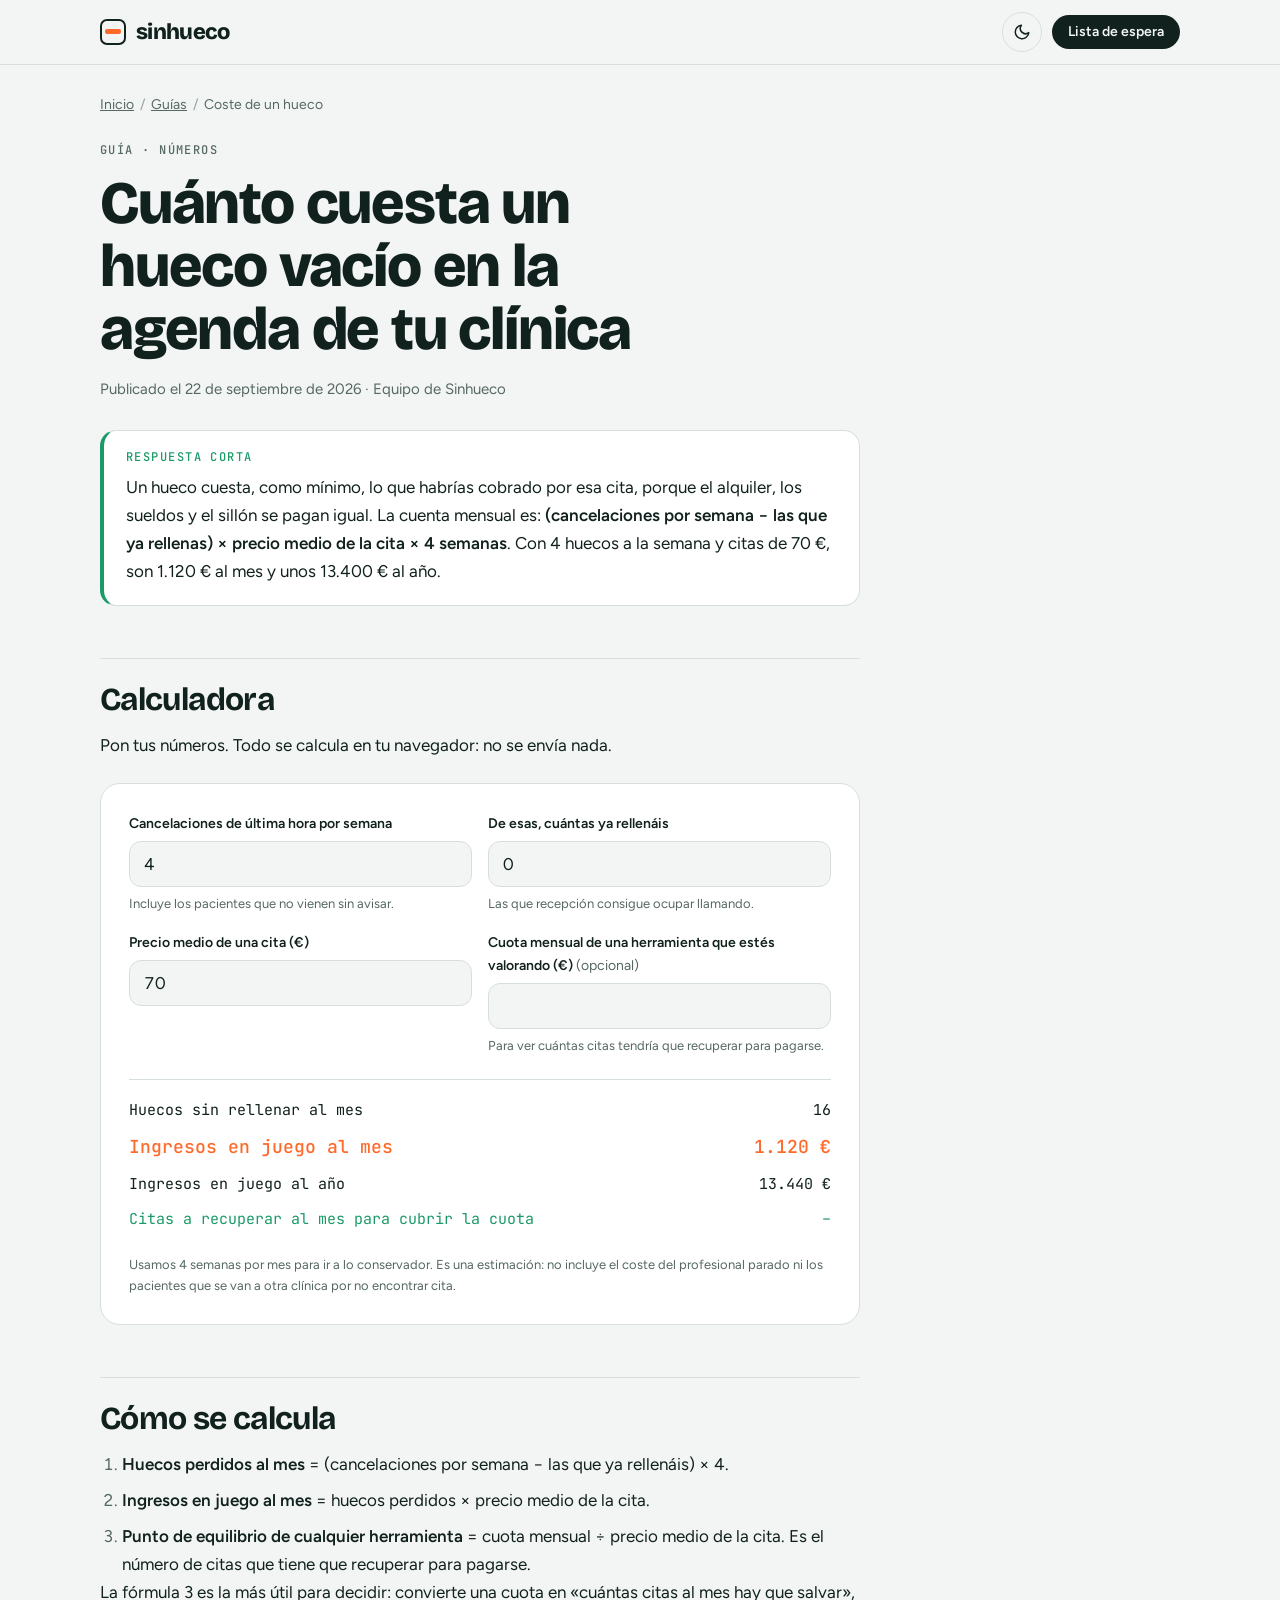
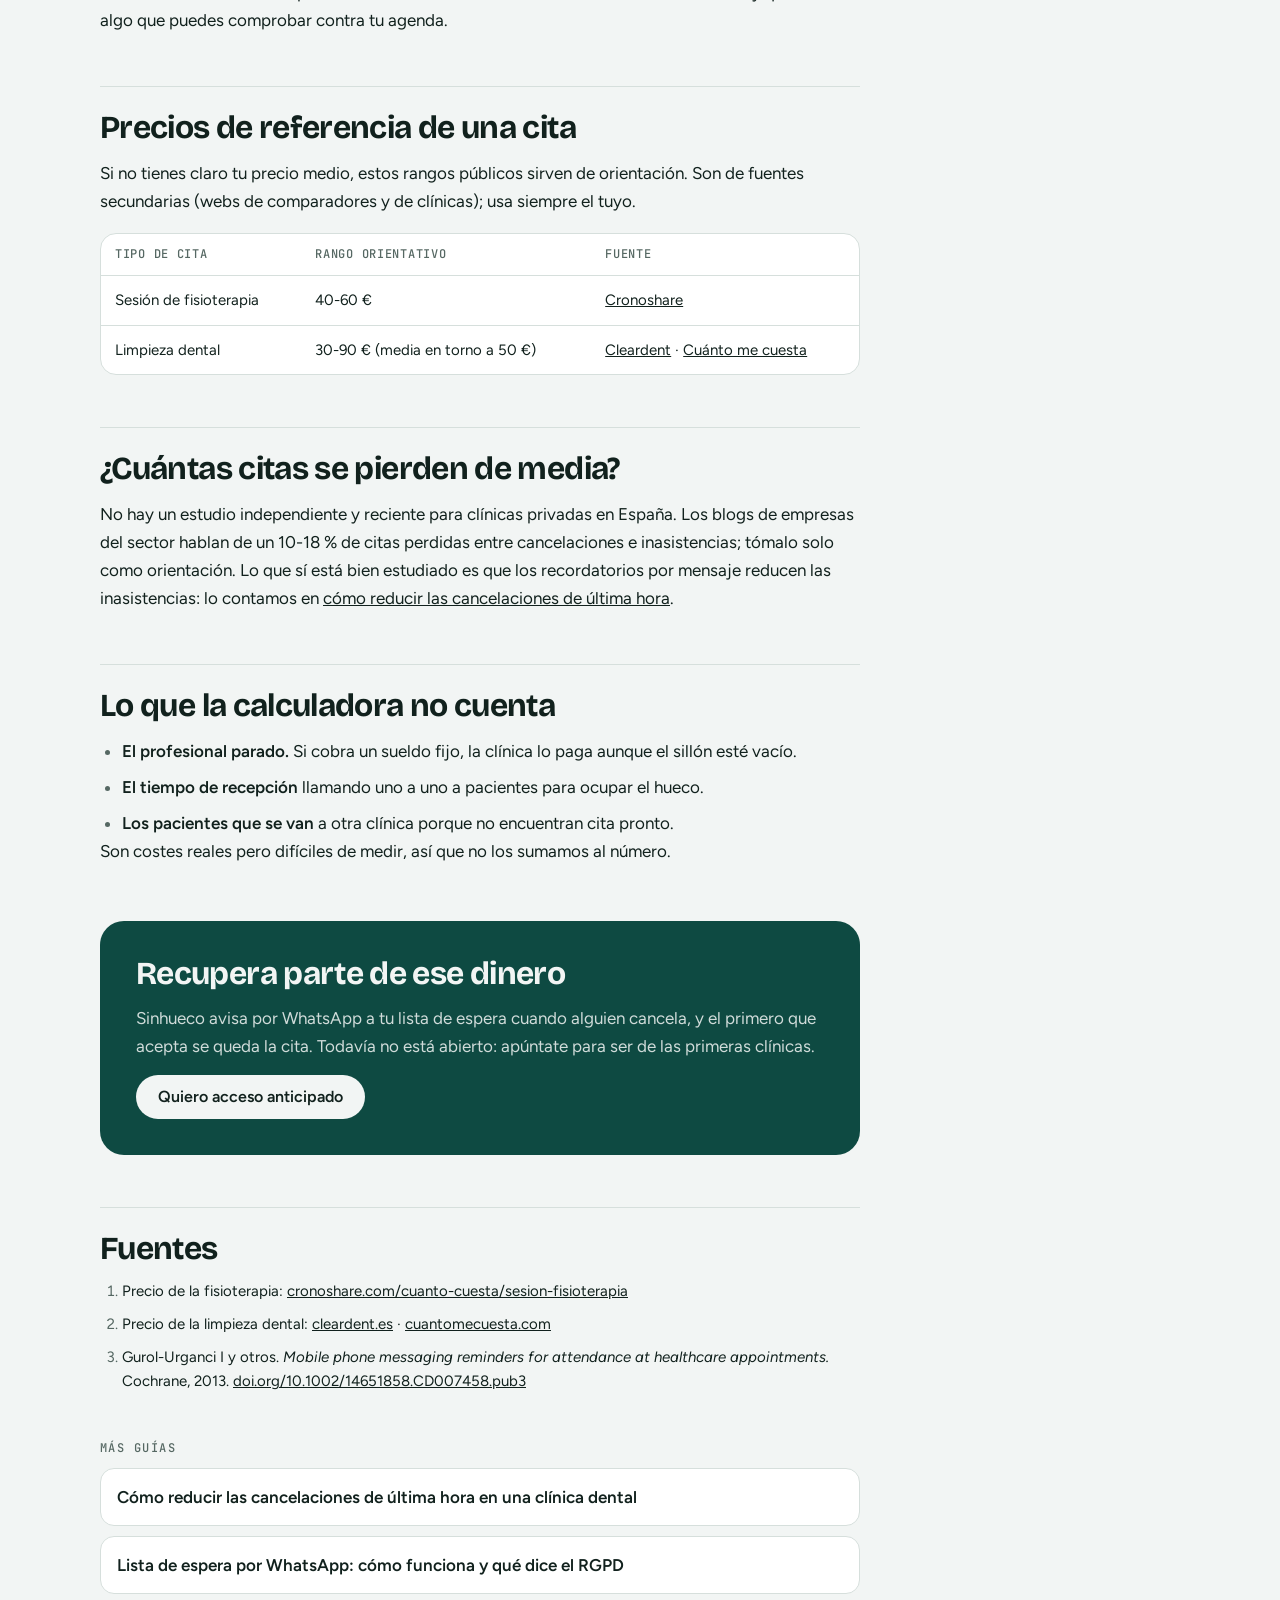
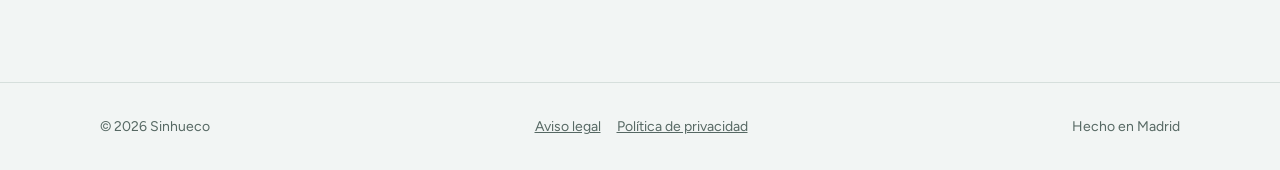
<file: coste-hueco-agenda-clinica.html>
<!doctype html>
<html lang="es-ES">
<head>
<meta charset="utf-8">
<meta name="viewport" content="width=device-width, initial-scale=1, viewport-fit=cover">
<title>Cuánto cuesta un hueco vacío en la agenda de tu clínica (calculadora) · Sinhueco</title>
<meta name="description" content="Calcula cuánto dinero pierde tu clínica al mes por cancelaciones que no se rellenan. Fórmula sencilla, calculadora y precios de referencia con fuentes.">
<!-- URLs canónicas: si se compra sinhueco.com, sustituir https://sinhueco.vercel.app por https://sinhueco.com
     en todos los .html, sitemap.xml, robots.txt, llms.txt y llms-full.txt (buscar y reemplazar) y redirigir el dominio viejo con un 301. -->
<link rel="canonical" href="https://sinhueco.vercel.app/coste-hueco-agenda-clinica.html">
<meta property="og:type" content="article">
<meta property="og:site_name" content="Sinhueco">
<meta property="og:locale" content="es_ES">
<meta property="og:url" content="https://sinhueco.vercel.app/coste-hueco-agenda-clinica.html">
<meta property="og:title" content="Cuánto cuesta un hueco vacío en la agenda de tu clínica">
<meta property="og:description" content="Calculadora gratuita: pon tus cancelaciones y tu precio medio de cita y mira cuánto se te escapa al mes.">
<meta name="twitter:card" content="summary">
<meta name="theme-color" content="#F2F5F4" media="(prefers-color-scheme: light)">
<meta name="theme-color" content="#0C1614" media="(prefers-color-scheme: dark)">
<link rel="icon" type="image/svg+xml" href="data:image/svg+xml,%3Csvg xmlns='http://www.w3.org/2000/svg' viewBox='0 0 32 32'%3E%3Crect x='3' y='3' width='26' height='26' rx='7.5' fill='%23F2F5F4' stroke='%2311211D' stroke-width='3'/%3E%3Crect x='8' y='11' width='16' height='5.5' rx='2' fill='%23FF6A2B'/%3E%3C/svg%3E">
<script>try{var t=localStorage.getItem("sinhueco-theme");if(t==="dark"||t==="light")document.documentElement.setAttribute("data-theme",t)}catch(e){}</script>
<link rel="preconnect" href="https://fonts.googleapis.com">
<link rel="preconnect" href="https://fonts.gstatic.com" crossorigin>
<link rel="stylesheet" href="https://fonts.googleapis.com/css2?family=Bricolage+Grotesque:opsz,wght@12..96,700;12..96,800&family=Figtree:wght@400;600&family=JetBrains+Mono:wght@500&display=swap">
<link rel="stylesheet" href="assets/guia.css">
<script type="application/ld+json">
{
  "@context": "https://schema.org",
  "@graph": [
    {
      "@type": "Article",
      "@id": "https://sinhueco.vercel.app/coste-hueco-agenda-clinica.html#article",
      "headline": "Cuánto cuesta un hueco vacío en la agenda de tu clínica",
      "description": "Fórmula y calculadora para estimar cuánto dinero pierde una clínica al mes por cancelaciones que no se rellenan.",
      "inLanguage": "es-ES",
      "datePublished": "2026-09-22",
      "dateModified": "2026-09-22",
      "mainEntityOfPage": "https://sinhueco.vercel.app/coste-hueco-agenda-clinica.html",
      "author": { "@id": "https://sinhueco.vercel.app/#org" },
      "publisher": { "@id": "https://sinhueco.vercel.app/#org" },
      "about": ["Cancelaciones de citas", "Coste de oportunidad", "Gestión de clínicas", "Calculadora"]
    },
    {
      "@type": "WebApplication",
      "name": "Calculadora del coste de los huecos de agenda",
      "url": "https://sinhueco.vercel.app/coste-hueco-agenda-clinica.html#calculadora",
      "applicationCategory": "BusinessApplication",
      "operatingSystem": "Web",
      "inLanguage": "es-ES",
      "isAccessibleForFree": true,
      "publisher": { "@id": "https://sinhueco.vercel.app/#org" }
    },
    {
      "@type": "Organization",
      "@id": "https://sinhueco.vercel.app/#org",
      "name": "Sinhueco",
      "url": "https://sinhueco.vercel.app/"
    },
    {
      "@type": "BreadcrumbList",
      "itemListElement": [
        { "@type": "ListItem", "position": 1, "name": "Inicio", "item": "https://sinhueco.vercel.app/" },
        { "@type": "ListItem", "position": 2, "name": "Guías", "item": "https://sinhueco.vercel.app/#guias" },
        { "@type": "ListItem", "position": 3, "name": "Cuánto cuesta un hueco vacío" }
      ]
    }
  ]
}
</script>
</head>
<body>

<nav class="top" aria-label="Principal">
  <div class="wrap">
    <a class="logo" href="./" aria-label="Sinhueco, ir al inicio"><span class="logo-mark" aria-hidden="true"></span>sinhueco</a>
    <div class="nav-actions">
      <button class="icon-btn" type="button" id="theme-btn" aria-label="Cambiar tema claro/oscuro" title="Cambiar tema">
        <svg class="i-moon" viewBox="0 0 24 24" fill="none" stroke="currentColor" stroke-width="2" stroke-linecap="round" stroke-linejoin="round" aria-hidden="true"><path d="M21 12.8A9 9 0 1 1 11.2 3a7 7 0 0 0 9.8 9.8z"/></svg>
        <svg class="i-sun" viewBox="0 0 24 24" fill="none" stroke="currentColor" stroke-width="2" stroke-linecap="round" aria-hidden="true"><circle cx="12" cy="12" r="4.5"/><path d="M12 2v2M12 20v2M4.9 4.9l1.4 1.4M17.7 17.7l1.4 1.4M2 12h2M20 12h2M4.9 19.1l1.4-1.4M17.7 6.3l1.4-1.4"/></svg>
      </button>
      <a class="btn btn-sm" href="./#lista">Lista de espera</a>
    </div>
  </div>
</nav>

<main class="wrap">
<nav class="crumbs" aria-label="Migas de pan"><ol><li><a href="./">Inicio</a></li><li><a href="./#guias">Guías</a></li><li aria-current="page">Coste de un hueco</li></ol></nav>
<article class="doc">
  <p class="eyebrow">Guía · Números</p>
  <h1>Cuánto cuesta un hueco vacío en la agenda de tu clínica</h1>
  <p class="updated">Publicado el 22 de septiembre de 2026 · Equipo de Sinhueco</p>

  <div class="answer">
    <span class="eyebrow">Respuesta corta</span>
    <p>Un hueco cuesta, como mínimo, lo que habrías cobrado por esa cita, porque el alquiler, los sueldos y el sillón se pagan igual. La cuenta mensual es: <strong>(cancelaciones por semana − las que ya rellenas) × precio medio de la cita × 4 semanas</strong>. Con 4 huecos a la semana y citas de 70 €, son 1.120 € al mes y unos 13.400 € al año.</p>
  </div>

  <h2 id="calculadora">Calculadora</h2>
  <p>Pon tus números. Todo se calcula en tu navegador: no se envía nada.</p>
  <form class="calc" id="calc" onsubmit="return false" aria-describedby="calc-note">
    <div class="calc-fields">
      <div class="field">
        <label for="c">Cancelaciones de última hora por semana</label>
        <input id="c" type="number" inputmode="decimal" min="0" step="1" value="4">
        <span class="hint">Incluye los pacientes que no vienen sin avisar.</span>
      </div>
      <div class="field">
        <label for="r">De esas, cuántas ya rellenáis</label>
        <input id="r" type="number" inputmode="decimal" min="0" step="1" value="0">
        <span class="hint">Las que recepción consigue ocupar llamando.</span>
      </div>
      <div class="field">
        <label for="p">Precio medio de una cita (€)</label>
        <input id="p" type="number" inputmode="decimal" min="0" step="1" value="70">
      </div>
      <div class="field">
        <label for="q">Cuota mensual de una herramienta que estés valorando (€) <span style="font-weight:400;color:var(--muted)">(opcional)</span></label>
        <input id="q" type="number" inputmode="decimal" min="0" step="1" value="">
        <span class="hint">Para ver cuántas citas tendría que recuperar para pagarse.</span>
      </div>
    </div>
    <div class="result" role="status" aria-live="polite">
      <div><span>Huecos sin rellenar al mes</span><span id="o-huecos">16</span></div>
      <div class="total"><span>Ingresos en juego al mes</span><span id="o-mes">1.120 €</span></div>
      <div><span>Ingresos en juego al año</span><span id="o-ano">13.440 €</span></div>
      <div class="be" id="o-be-row" hidden><span>Citas a recuperar al mes para cubrir la cuota</span><span id="o-be">–</span></div>
    </div>
    <p class="hint" id="calc-note" style="font-size:13px;color:var(--muted)">Usamos 4 semanas por mes para ir a lo conservador. Es una estimación: no incluye el coste del profesional parado ni los pacientes que se van a otra clínica por no encontrar cita.</p>
  </form>

  <h2>Cómo se calcula</h2>
  <ol>
    <li><strong>Huecos perdidos al mes</strong> = (cancelaciones por semana − las que ya rellenáis) × 4.</li>
    <li><strong>Ingresos en juego al mes</strong> = huecos perdidos × precio medio de la cita.</li>
    <li><strong>Punto de equilibrio de cualquier herramienta</strong> = cuota mensual ÷ precio medio de la cita. Es el número de citas que tiene que recuperar para pagarse.</li>
  </ol>
  <p>La fórmula 3 es la más útil para decidir: convierte una cuota en «cuántas citas al mes hay que salvar», algo que puedes comprobar contra tu agenda.</p>

  <h2>Precios de referencia de una cita</h2>
  <p>Si no tienes claro tu precio medio, estos rangos públicos sirven de orientación. Son de fuentes secundarias (webs de comparadores y de clínicas); usa siempre el tuyo.</p>
  <div class="table-wrap">
    <table>
      <thead><tr><th>Tipo de cita</th><th>Rango orientativo</th><th>Fuente</th></tr></thead>
      <tbody>
        <tr><td>Sesión de fisioterapia</td><td>40-60 €</td><td><a href="https://www.cronoshare.com/cuanto-cuesta/sesion-fisioterapia">Cronoshare</a></td></tr>
        <tr><td>Limpieza dental</td><td>30-90 € (media en torno a 50 €)</td><td><a href="https://www.cleardent.es/cuanto-cuesta-una-limpieza-dental/">Cleardent</a> · <a href="https://cuantomecuesta.com/es/clinica-dental/">Cuánto me cuesta</a></td></tr>
      </tbody>
    </table>
  </div>

  <h2>¿Cuántas citas se pierden de media?</h2>
  <p>No hay un estudio independiente y reciente para clínicas privadas en España. Los blogs de empresas del sector hablan de un 10-18 % de citas perdidas entre cancelaciones e inasistencias; tómalo solo como orientación. Lo que sí está bien estudiado es que los recordatorios por mensaje reducen las inasistencias: lo contamos en <a href="reducir-cancelaciones-clinica-dental.html">cómo reducir las cancelaciones de última hora</a>.</p>

  <h2>Lo que la calculadora no cuenta</h2>
  <ul>
    <li><strong>El profesional parado.</strong> Si cobra un sueldo fijo, la clínica lo paga aunque el sillón esté vacío.</li>
    <li><strong>El tiempo de recepción</strong> llamando uno a uno a pacientes para ocupar el hueco.</li>
    <li><strong>Los pacientes que se van</strong> a otra clínica porque no encuentran cita pronto.</li>
  </ul>
  <p>Son costes reales pero difíciles de medir, así que no los sumamos al número.</p>

  <div class="cta">
    <h2>Recupera parte de ese dinero</h2>
    <p>Sinhueco avisa por WhatsApp a tu lista de espera cuando alguien cancela, y el primero que acepta se queda la cita. Todavía no está abierto: apúntate para ser de las primeras clínicas.</p>
    <a class="btn" href="./#lista">Quiero acceso anticipado</a>
  </div>

  <h2>Fuentes</h2>
  <ol class="sources">
    <li>Precio de la fisioterapia: <a href="https://www.cronoshare.com/cuanto-cuesta/sesion-fisioterapia">cronoshare.com/cuanto-cuesta/sesion-fisioterapia</a></li>
    <li>Precio de la limpieza dental: <a href="https://www.cleardent.es/cuanto-cuesta-una-limpieza-dental/">cleardent.es</a> · <a href="https://cuantomecuesta.com/es/clinica-dental/">cuantomecuesta.com</a></li>
    <li>Gurol-Urganci I y otros. <em>Mobile phone messaging reminders for attendance at healthcare appointments.</em> Cochrane, 2013. <a href="https://doi.org/10.1002/14651858.CD007458.pub3">doi.org/10.1002/14651858.CD007458.pub3</a></li>
  </ol>

  <nav class="more" aria-label="Más guías">
    <p class="eyebrow">Más guías</p>
    <ul>
      <li><a href="reducir-cancelaciones-clinica-dental.html">Cómo reducir las cancelaciones de última hora en una clínica dental</a></li>
      <li><a href="lista-espera-whatsapp-rgpd.html">Lista de espera por WhatsApp: cómo funciona y qué dice el RGPD</a></li>
    </ul>
  </nav>
</article>
</main>

<footer>
  <div class="wrap">
    <span>© 2026 Sinhueco</span>
    <span class="legal-links"><a href="aviso-legal.html">Aviso legal</a><a href="politica-privacidad.html">Política de privacidad</a></span>
    <span>Hecho en Madrid</span>
  </div>
</footer>
<script src="assets/tema.js" defer></script>
<script>
(function(){
  var g = function(n){ return String(Math.round(n)).replace(/\B(?=(\d{3})+(?!\d))/g, "."); };
  var f = function(n){ return g(n) + " €"; };
  function num(id){ var v = parseFloat(String(document.getElementById(id).value).replace(",", ".")); return isFinite(v) && v > 0 ? v : 0; }
  function calc(){
    var c = num("c"), r = Math.min(num("r"), c), p = num("p"), q = num("q");
    var huecos = (c - r) * 4, mes = huecos * p;
    document.getElementById("o-huecos").textContent = g(huecos);
    document.getElementById("o-mes").textContent = f(mes);
    document.getElementById("o-ano").textContent = f(mes * 12);
    var row = document.getElementById("o-be-row");
    if (q > 0 && p > 0){ row.hidden = false; document.getElementById("o-be").textContent = (function(n){ return n + (n === 1 ? " cita" : " citas"); })(Math.ceil(q / p)); }
    else row.hidden = true;
  }
  document.getElementById("calc").addEventListener("input", calc);
  calc();
})();
</script>
</body>
</html>
</file>
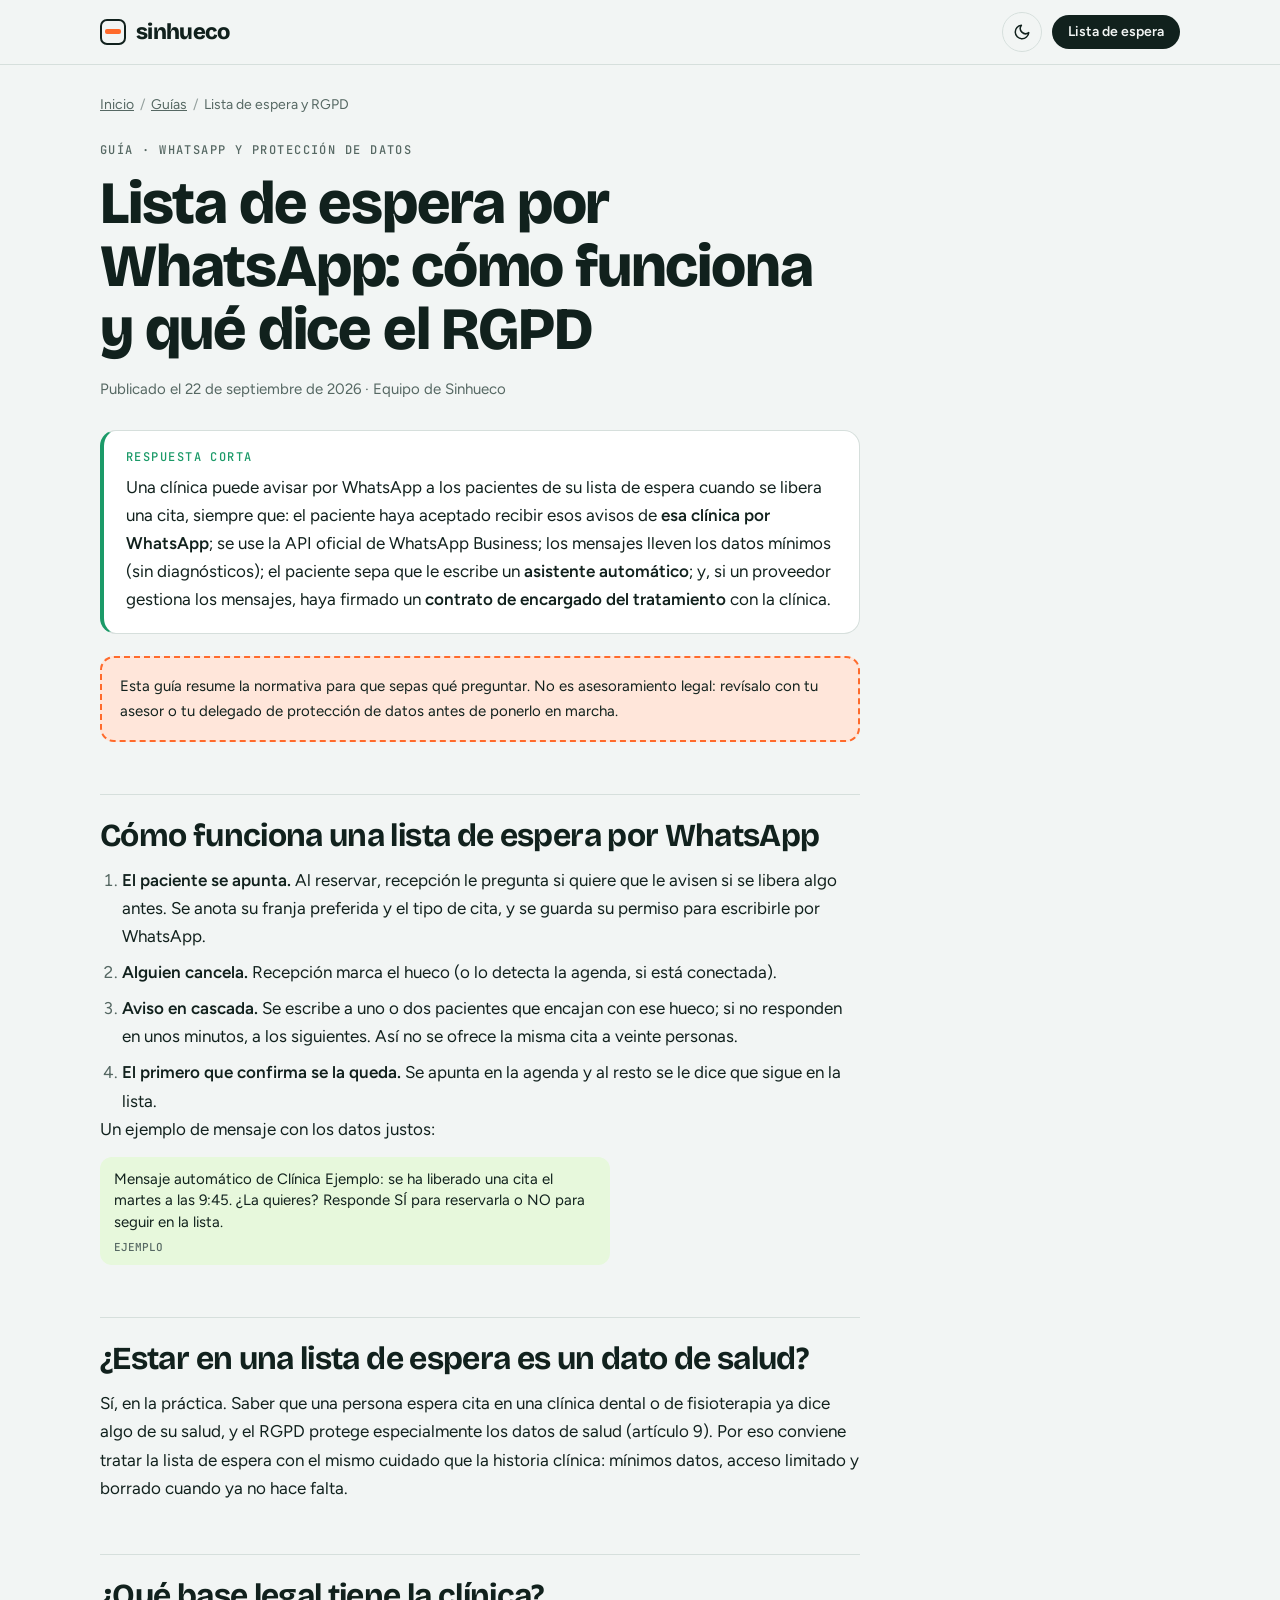
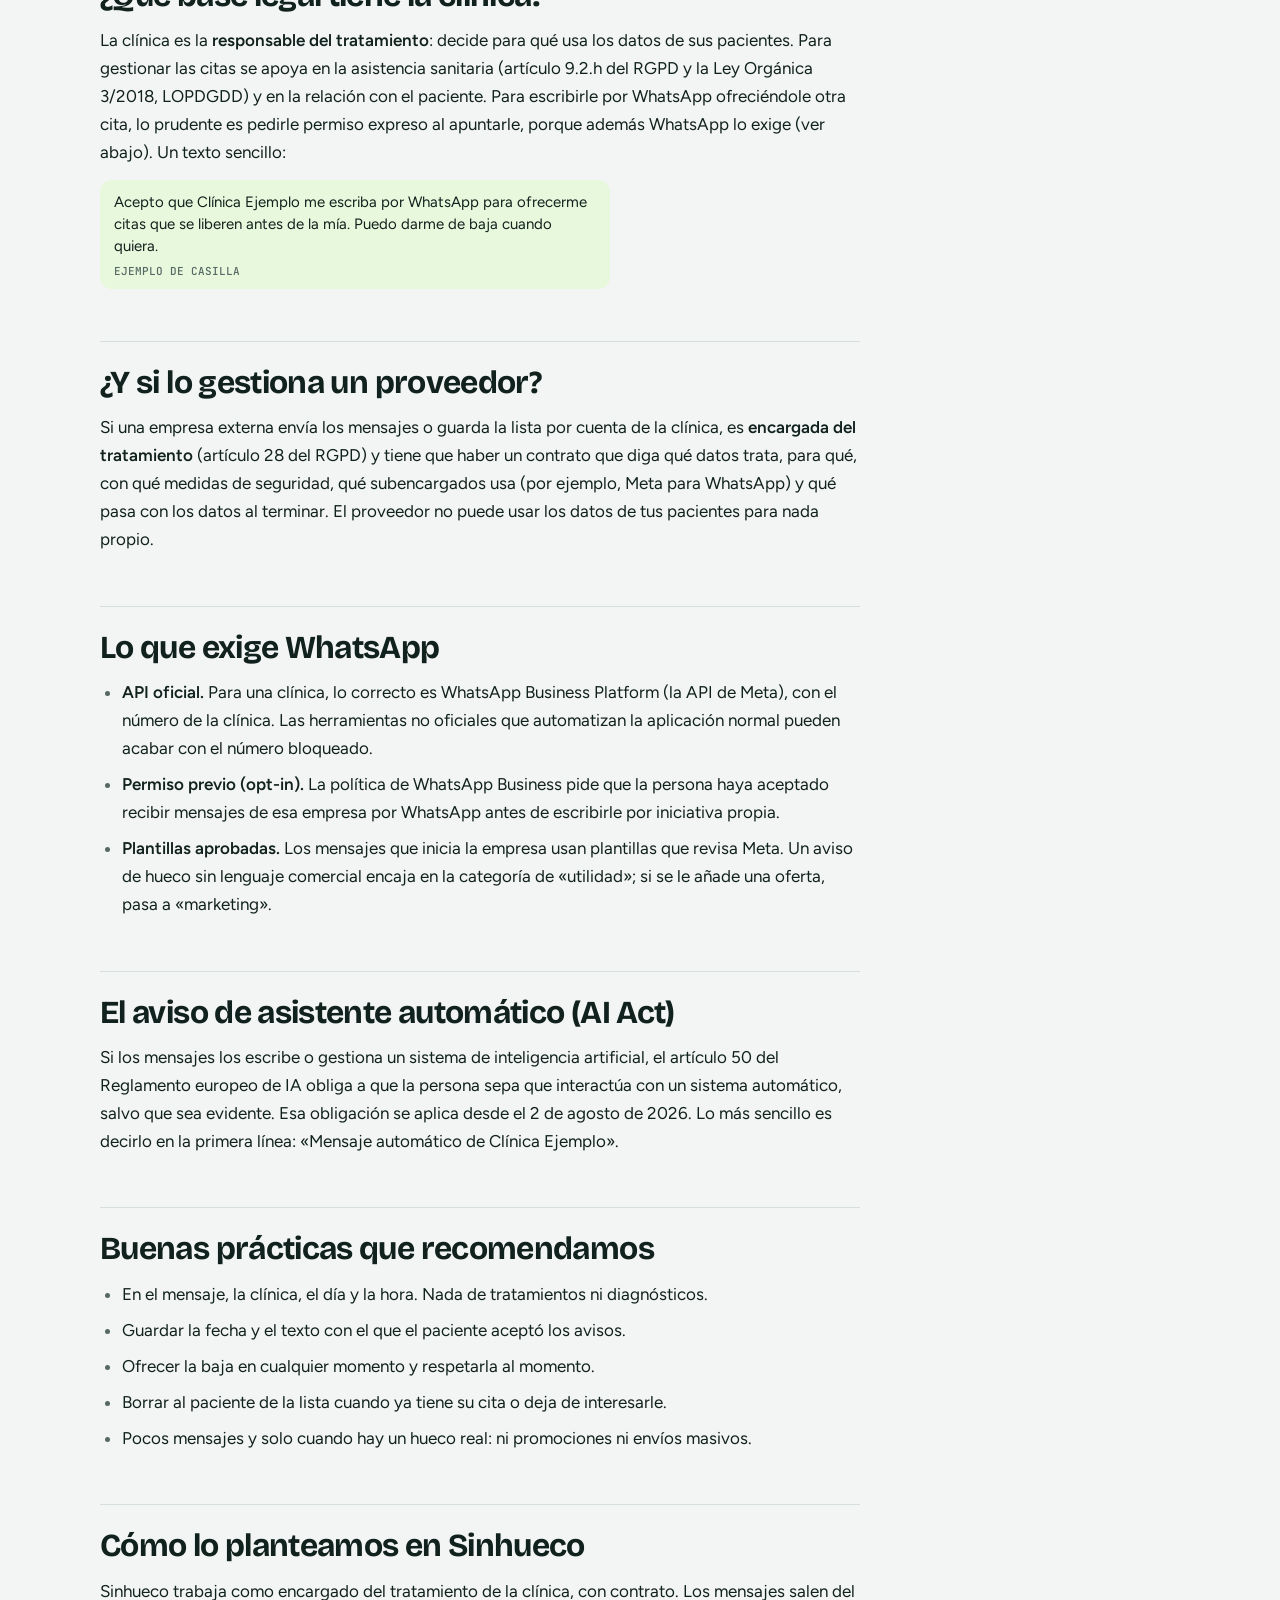
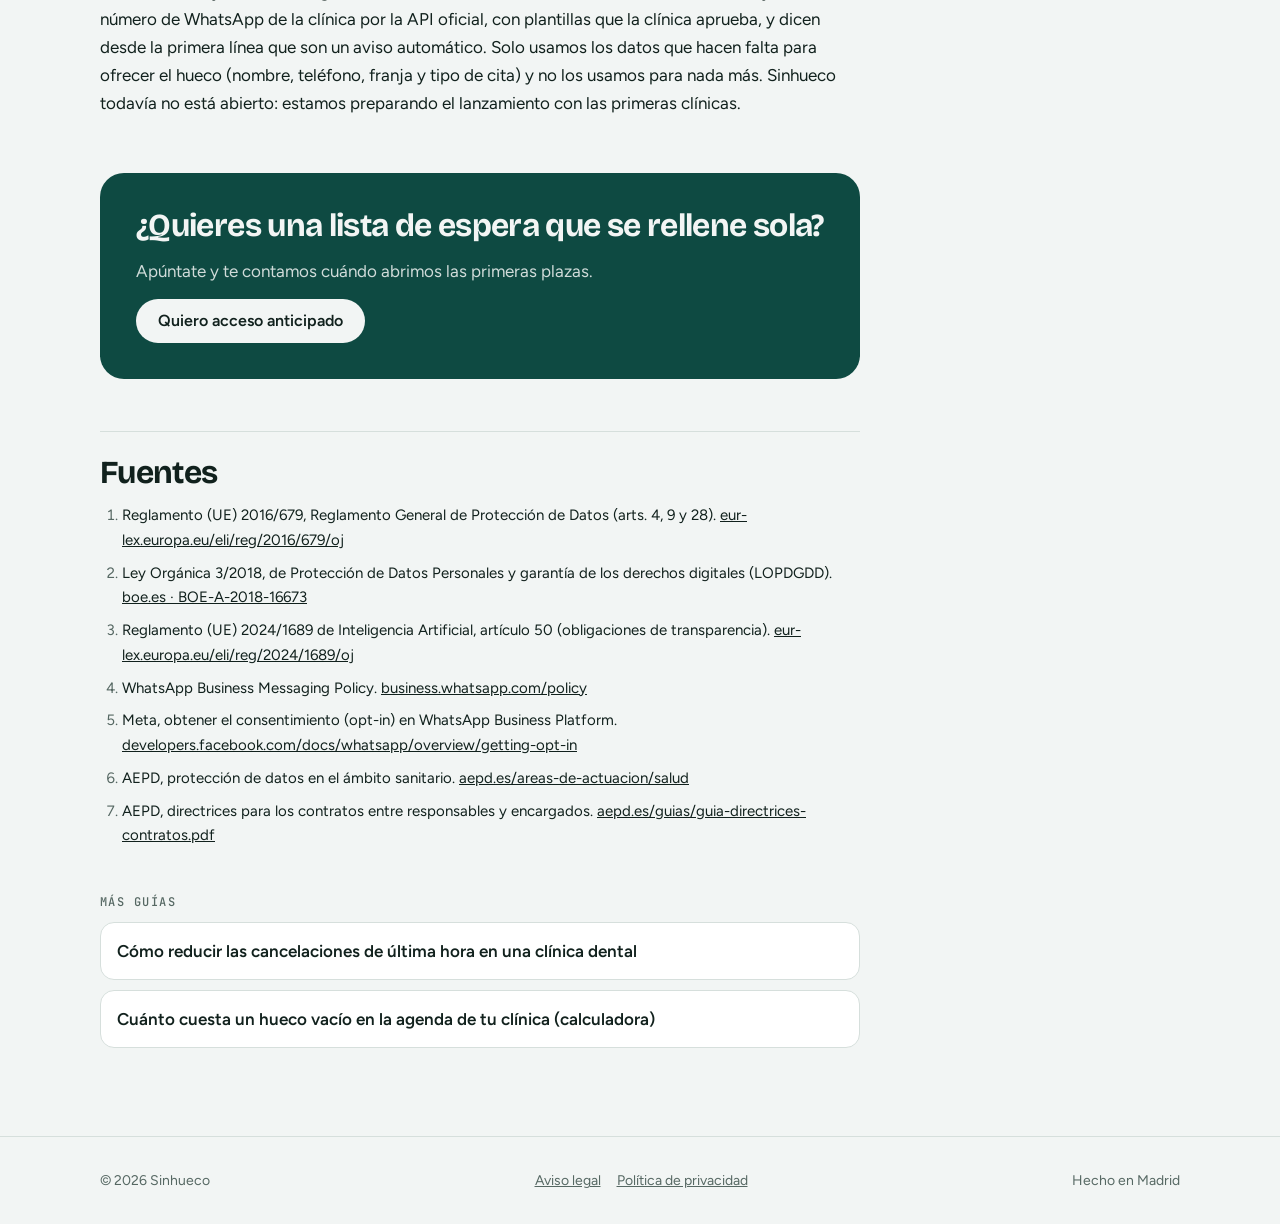
<file: lista-espera-whatsapp-rgpd.html>
<!doctype html>
<html lang="es-ES">
<head>
<meta charset="utf-8">
<meta name="viewport" content="width=device-width, initial-scale=1, viewport-fit=cover">
<title>Lista de espera por WhatsApp en clínicas: cómo funciona y RGPD · Sinhueco</title>
<meta name="description" content="Cómo montar una lista de espera por WhatsApp para rellenar cancelaciones y qué exige la ley: datos de salud, permiso del paciente, encargado del tratamiento y aviso de IA.">
<!-- URLs canónicas: si se compra sinhueco.com, sustituir https://sinhueco.vercel.app por https://sinhueco.com
     en todos los .html, sitemap.xml, robots.txt, llms.txt y llms-full.txt (buscar y reemplazar) y redirigir el dominio viejo con un 301. -->
<link rel="canonical" href="https://sinhueco.vercel.app/lista-espera-whatsapp-rgpd.html">
<meta property="og:type" content="article">
<meta property="og:site_name" content="Sinhueco">
<meta property="og:locale" content="es_ES">
<meta property="og:url" content="https://sinhueco.vercel.app/lista-espera-whatsapp-rgpd.html">
<meta property="og:title" content="Lista de espera por WhatsApp: cómo funciona y qué dice el RGPD">
<meta property="og:description" content="Datos de salud, permiso del paciente, API oficial de WhatsApp y aviso de asistente automático: lo que tiene que tener en cuenta una clínica.">
<meta name="twitter:card" content="summary">
<meta name="theme-color" content="#F2F5F4" media="(prefers-color-scheme: light)">
<meta name="theme-color" content="#0C1614" media="(prefers-color-scheme: dark)">
<link rel="icon" type="image/svg+xml" href="data:image/svg+xml,%3Csvg xmlns='http://www.w3.org/2000/svg' viewBox='0 0 32 32'%3E%3Crect x='3' y='3' width='26' height='26' rx='7.5' fill='%23F2F5F4' stroke='%2311211D' stroke-width='3'/%3E%3Crect x='8' y='11' width='16' height='5.5' rx='2' fill='%23FF6A2B'/%3E%3C/svg%3E">
<script>try{var t=localStorage.getItem("sinhueco-theme");if(t==="dark"||t==="light")document.documentElement.setAttribute("data-theme",t)}catch(e){}</script>
<link rel="preconnect" href="https://fonts.googleapis.com">
<link rel="preconnect" href="https://fonts.gstatic.com" crossorigin>
<link rel="stylesheet" href="https://fonts.googleapis.com/css2?family=Bricolage+Grotesque:opsz,wght@12..96,700;12..96,800&family=Figtree:wght@400;600&family=JetBrains+Mono:wght@500&display=swap">
<link rel="stylesheet" href="assets/guia.css">
<script type="application/ld+json">
{
  "@context": "https://schema.org",
  "@graph": [
    {
      "@type": "Article",
      "@id": "https://sinhueco.vercel.app/lista-espera-whatsapp-rgpd.html#article",
      "headline": "Lista de espera por WhatsApp en una clínica: cómo funciona y qué dice el RGPD",
      "description": "Cómo montar una lista de espera por WhatsApp para rellenar cancelaciones y qué exige la normativa: datos de salud, permiso del paciente, encargado del tratamiento y aviso de IA.",
      "inLanguage": "es-ES",
      "datePublished": "2026-09-22",
      "dateModified": "2026-09-22",
      "mainEntityOfPage": "https://sinhueco.vercel.app/lista-espera-whatsapp-rgpd.html",
      "author": { "@id": "https://sinhueco.vercel.app/#org" },
      "publisher": { "@id": "https://sinhueco.vercel.app/#org" },
      "about": ["Lista de espera", "WhatsApp Business", "RGPD", "Datos de salud", "Clínicas privadas"],
      "citation": [
        "https://eur-lex.europa.eu/eli/reg/2016/679/oj",
        "https://www.boe.es/buscar/act.php?id=BOE-A-2018-16673",
        "https://eur-lex.europa.eu/eli/reg/2024/1689/oj",
        "https://business.whatsapp.com/policy",
        "https://www.aepd.es/areas-de-actuacion/salud"
      ]
    },
    {
      "@type": "Organization",
      "@id": "https://sinhueco.vercel.app/#org",
      "name": "Sinhueco",
      "url": "https://sinhueco.vercel.app/"
    },
    {
      "@type": "BreadcrumbList",
      "itemListElement": [
        { "@type": "ListItem", "position": 1, "name": "Inicio", "item": "https://sinhueco.vercel.app/" },
        { "@type": "ListItem", "position": 2, "name": "Guías", "item": "https://sinhueco.vercel.app/#guias" },
        { "@type": "ListItem", "position": 3, "name": "Lista de espera por WhatsApp y RGPD" }
      ]
    }
  ]
}
</script>
</head>
<body>

<nav class="top" aria-label="Principal">
  <div class="wrap">
    <a class="logo" href="./" aria-label="Sinhueco, ir al inicio"><span class="logo-mark" aria-hidden="true"></span>sinhueco</a>
    <div class="nav-actions">
      <button class="icon-btn" type="button" id="theme-btn" aria-label="Cambiar tema claro/oscuro" title="Cambiar tema">
        <svg class="i-moon" viewBox="0 0 24 24" fill="none" stroke="currentColor" stroke-width="2" stroke-linecap="round" stroke-linejoin="round" aria-hidden="true"><path d="M21 12.8A9 9 0 1 1 11.2 3a7 7 0 0 0 9.8 9.8z"/></svg>
        <svg class="i-sun" viewBox="0 0 24 24" fill="none" stroke="currentColor" stroke-width="2" stroke-linecap="round" aria-hidden="true"><circle cx="12" cy="12" r="4.5"/><path d="M12 2v2M12 20v2M4.9 4.9l1.4 1.4M17.7 17.7l1.4 1.4M2 12h2M20 12h2M4.9 19.1l1.4-1.4M17.7 6.3l1.4-1.4"/></svg>
      </button>
      <a class="btn btn-sm" href="./#lista">Lista de espera</a>
    </div>
  </div>
</nav>

<main class="wrap">
<nav class="crumbs" aria-label="Migas de pan"><ol><li><a href="./">Inicio</a></li><li><a href="./#guias">Guías</a></li><li aria-current="page">Lista de espera y RGPD</li></ol></nav>
<article class="doc">
  <p class="eyebrow">Guía · WhatsApp y protección de datos</p>
  <h1>Lista de espera por WhatsApp: cómo funciona y qué dice el RGPD</h1>
  <p class="updated">Publicado el 22 de septiembre de 2026 · Equipo de Sinhueco</p>

  <div class="answer">
    <span class="eyebrow">Respuesta corta</span>
    <p>Una clínica puede avisar por WhatsApp a los pacientes de su lista de espera cuando se libera una cita, siempre que: el paciente haya aceptado recibir esos avisos de <strong>esa clínica por WhatsApp</strong>; se use la API oficial de WhatsApp Business; los mensajes lleven los datos mínimos (sin diagnósticos); el paciente sepa que le escribe un <strong>asistente automático</strong>; y, si un proveedor gestiona los mensajes, haya firmado un <strong>contrato de encargado del tratamiento</strong> con la clínica.</p>
  </div>

  <p class="warn">Esta guía resume la normativa para que sepas qué preguntar. No es asesoramiento legal: revísalo con tu asesor o tu delegado de protección de datos antes de ponerlo en marcha.</p>

  <h2>Cómo funciona una lista de espera por WhatsApp</h2>
  <ol>
    <li><strong>El paciente se apunta.</strong> Al reservar, recepción le pregunta si quiere que le avisen si se libera algo antes. Se anota su franja preferida y el tipo de cita, y se guarda su permiso para escribirle por WhatsApp.</li>
    <li><strong>Alguien cancela.</strong> Recepción marca el hueco (o lo detecta la agenda, si está conectada).</li>
    <li><strong>Aviso en cascada.</strong> Se escribe a uno o dos pacientes que encajan con ese hueco; si no responden en unos minutos, a los siguientes. Así no se ofrece la misma cita a veinte personas.</li>
    <li><strong>El primero que confirma se la queda.</strong> Se apunta en la agenda y al resto se le dice que sigue en la lista.</li>
  </ol>
  <p>Un ejemplo de mensaje con los datos justos:</p>
  <p class="bubble">Mensaje automático de Clínica Ejemplo: se ha liberado una cita el martes a las 9:45. ¿La quieres? Responde SÍ para reservarla o NO para seguir en la lista.<small>EJEMPLO</small></p>

  <h2>¿Estar en una lista de espera es un dato de salud?</h2>
  <p>Sí, en la práctica. Saber que una persona espera cita en una clínica dental o de fisioterapia ya dice algo de su salud, y el RGPD protege especialmente los datos de salud (artículo 9). Por eso conviene tratar la lista de espera con el mismo cuidado que la historia clínica: mínimos datos, acceso limitado y borrado cuando ya no hace falta.</p>

  <h2>¿Qué base legal tiene la clínica?</h2>
  <p>La clínica es la <strong>responsable del tratamiento</strong>: decide para qué usa los datos de sus pacientes. Para gestionar las citas se apoya en la asistencia sanitaria (artículo 9.2.h del RGPD y la Ley Orgánica 3/2018, LOPDGDD) y en la relación con el paciente. Para escribirle por WhatsApp ofreciéndole otra cita, lo prudente es pedirle permiso expreso al apuntarle, porque además WhatsApp lo exige (ver abajo). Un texto sencillo:</p>
  <p class="bubble">Acepto que Clínica Ejemplo me escriba por WhatsApp para ofrecerme citas que se liberen antes de la mía. Puedo darme de baja cuando quiera.<small>EJEMPLO DE CASILLA</small></p>

  <h2>¿Y si lo gestiona un proveedor?</h2>
  <p>Si una empresa externa envía los mensajes o guarda la lista por cuenta de la clínica, es <strong>encargada del tratamiento</strong> (artículo 28 del RGPD) y tiene que haber un contrato que diga qué datos trata, para qué, con qué medidas de seguridad, qué subencargados usa (por ejemplo, Meta para WhatsApp) y qué pasa con los datos al terminar. El proveedor no puede usar los datos de tus pacientes para nada propio.</p>

  <h2>Lo que exige WhatsApp</h2>
  <ul>
    <li><strong>API oficial.</strong> Para una clínica, lo correcto es WhatsApp Business Platform (la API de Meta), con el número de la clínica. Las herramientas no oficiales que automatizan la aplicación normal pueden acabar con el número bloqueado.</li>
    <li><strong>Permiso previo (opt-in).</strong> La política de WhatsApp Business pide que la persona haya aceptado recibir mensajes de esa empresa por WhatsApp antes de escribirle por iniciativa propia.</li>
    <li><strong>Plantillas aprobadas.</strong> Los mensajes que inicia la empresa usan plantillas que revisa Meta. Un aviso de hueco sin lenguaje comercial encaja en la categoría de «utilidad»; si se le añade una oferta, pasa a «marketing».</li>
  </ul>

  <h2>El aviso de asistente automático (AI Act)</h2>
  <p>Si los mensajes los escribe o gestiona un sistema de inteligencia artificial, el artículo 50 del Reglamento europeo de IA obliga a que la persona sepa que interactúa con un sistema automático, salvo que sea evidente. Esa obligación se aplica desde el 2 de agosto de 2026. Lo más sencillo es decirlo en la primera línea: «Mensaje automático de Clínica Ejemplo».</p>

  <h2>Buenas prácticas que recomendamos</h2>
  <ul>
    <li>En el mensaje, la clínica, el día y la hora. Nada de tratamientos ni diagnósticos.</li>
    <li>Guardar la fecha y el texto con el que el paciente aceptó los avisos.</li>
    <li>Ofrecer la baja en cualquier momento y respetarla al momento.</li>
    <li>Borrar al paciente de la lista cuando ya tiene su cita o deja de interesarle.</li>
    <li>Pocos mensajes y solo cuando hay un hueco real: ni promociones ni envíos masivos.</li>
  </ul>

  <h2>Cómo lo planteamos en Sinhueco</h2>
  <p>Sinhueco trabaja como encargado del tratamiento de la clínica, con contrato. Los mensajes salen del número de WhatsApp de la clínica por la API oficial, con plantillas que la clínica aprueba, y dicen desde la primera línea que son un aviso automático. Solo usamos los datos que hacen falta para ofrecer el hueco (nombre, teléfono, franja y tipo de cita) y no los usamos para nada más. Sinhueco todavía no está abierto: estamos preparando el lanzamiento con las primeras clínicas.</p>

  <div class="cta">
    <h2>¿Quieres una lista de espera que se rellene sola?</h2>
    <p>Apúntate y te contamos cuándo abrimos las primeras plazas.</p>
    <a class="btn" href="./#lista">Quiero acceso anticipado</a>
  </div>

  <h2>Fuentes</h2>
  <ol class="sources">
    <li>Reglamento (UE) 2016/679, Reglamento General de Protección de Datos (arts. 4, 9 y 28). <a href="https://eur-lex.europa.eu/eli/reg/2016/679/oj">eur-lex.europa.eu/eli/reg/2016/679/oj</a></li>
    <li>Ley Orgánica 3/2018, de Protección de Datos Personales y garantía de los derechos digitales (LOPDGDD). <a href="https://www.boe.es/buscar/act.php?id=BOE-A-2018-16673">boe.es · BOE-A-2018-16673</a></li>
    <li>Reglamento (UE) 2024/1689 de Inteligencia Artificial, artículo 50 (obligaciones de transparencia). <a href="https://eur-lex.europa.eu/eli/reg/2024/1689/oj">eur-lex.europa.eu/eli/reg/2024/1689/oj</a></li>
    <li>WhatsApp Business Messaging Policy. <a href="https://business.whatsapp.com/policy">business.whatsapp.com/policy</a></li>
    <li>Meta, obtener el consentimiento (opt-in) en WhatsApp Business Platform. <a href="https://developers.facebook.com/docs/whatsapp/overview/getting-opt-in">developers.facebook.com/docs/whatsapp/overview/getting-opt-in</a></li>
    <li>AEPD, protección de datos en el ámbito sanitario. <a href="https://www.aepd.es/areas-de-actuacion/salud">aepd.es/areas-de-actuacion/salud</a></li>
    <li>AEPD, directrices para los contratos entre responsables y encargados. <a href="https://www.aepd.es/guias/guia-directrices-contratos.pdf">aepd.es/guias/guia-directrices-contratos.pdf</a></li>
  </ol>

  <nav class="more" aria-label="Más guías">
    <p class="eyebrow">Más guías</p>
    <ul>
      <li><a href="reducir-cancelaciones-clinica-dental.html">Cómo reducir las cancelaciones de última hora en una clínica dental</a></li>
      <li><a href="coste-hueco-agenda-clinica.html">Cuánto cuesta un hueco vacío en la agenda de tu clínica (calculadora)</a></li>
    </ul>
  </nav>
</article>
</main>

<footer>
  <div class="wrap">
    <span>© 2026 Sinhueco</span>
    <span class="legal-links"><a href="aviso-legal.html">Aviso legal</a><a href="politica-privacidad.html">Política de privacidad</a></span>
    <span>Hecho en Madrid</span>
  </div>
</footer>
<script src="assets/tema.js" defer></script>
</body>
</html>
</file>
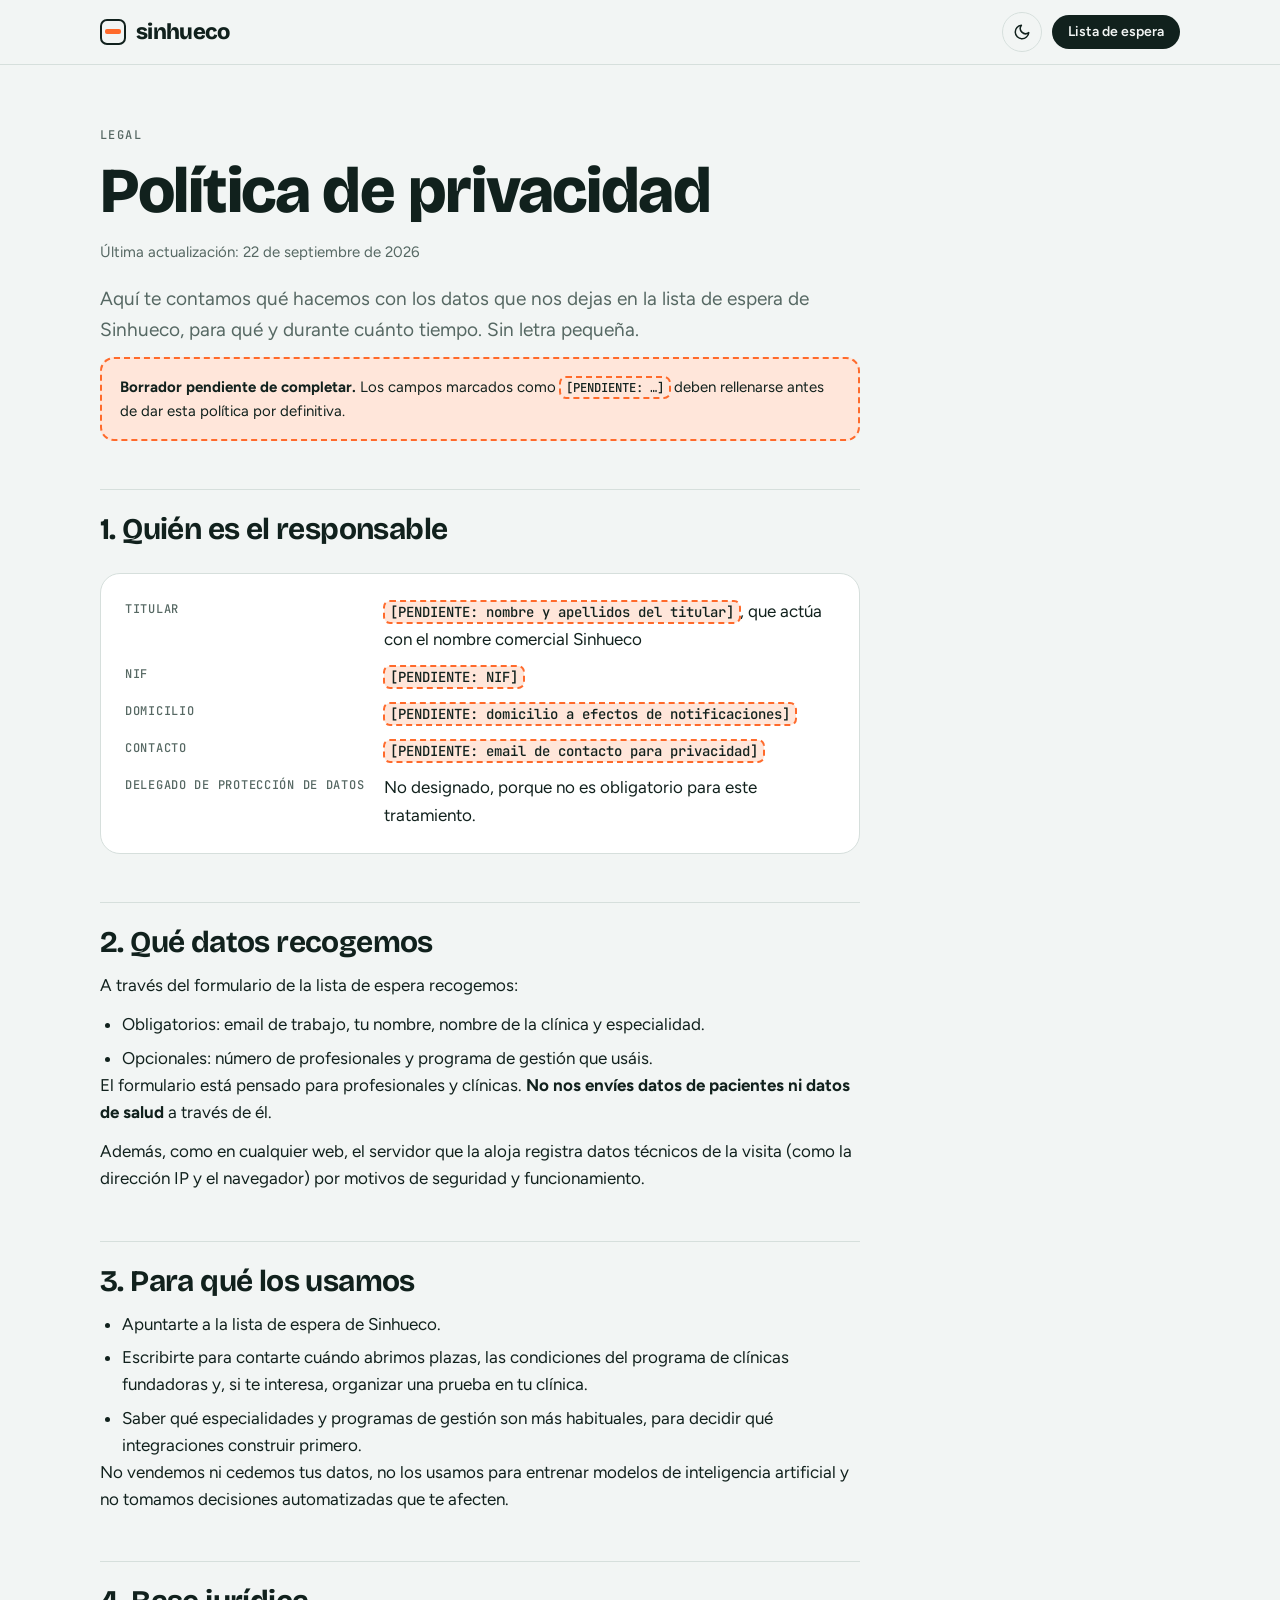
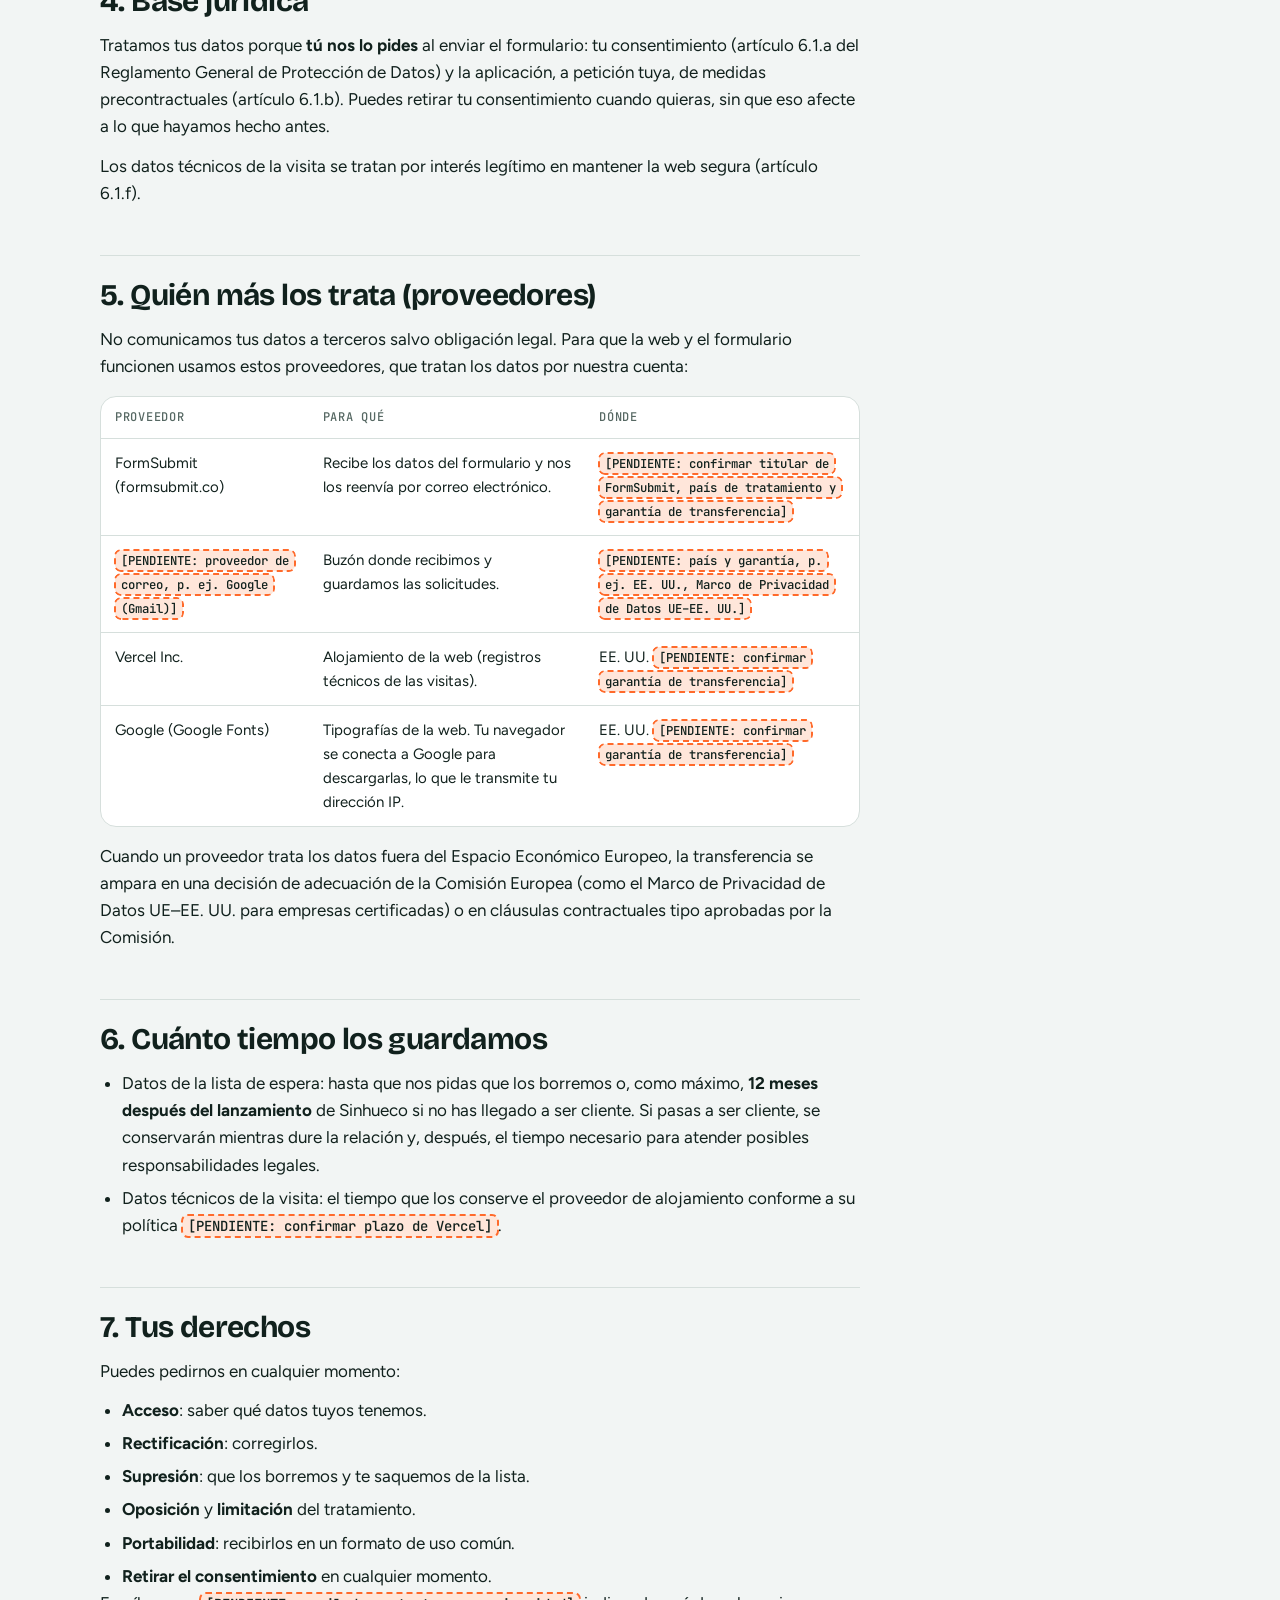
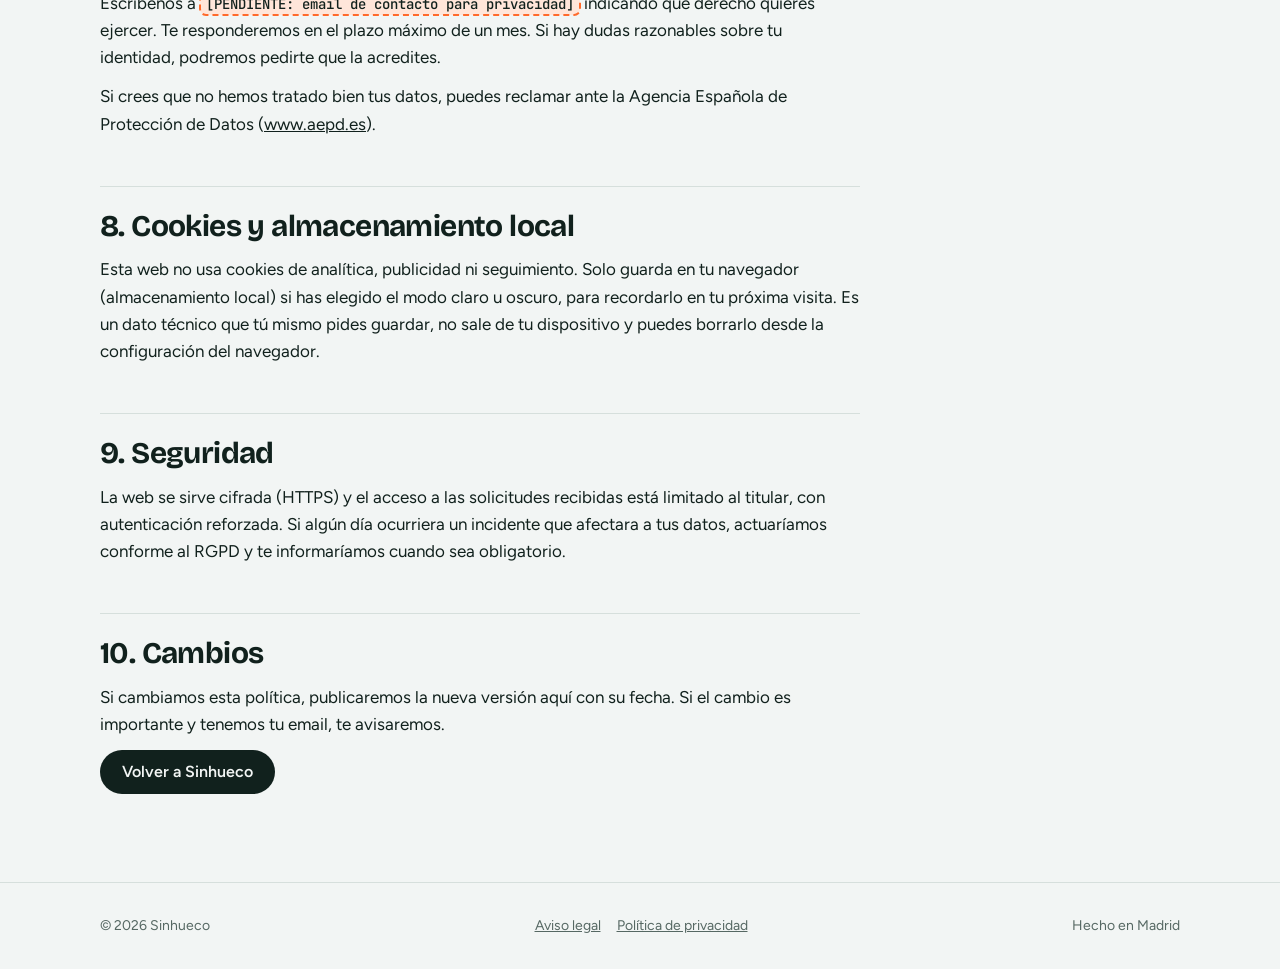
<file: politica-privacidad.html>
<!doctype html>
<html lang="es-ES">
<head>
<meta charset="utf-8">
<meta name="viewport" content="width=device-width, initial-scale=1, viewport-fit=cover">
<title>Política de privacidad · Sinhueco</title>
<meta name="description" content="Cómo trata Sinhueco los datos que dejas en la lista de espera: responsable, finalidad, base jurídica, proveedores, conservación y derechos.">
<meta name="robots" content="noindex">
<link rel="canonical" href="https://sinhueco.vercel.app/politica-privacidad.html">
<meta name="theme-color" content="#F2F5F4" media="(prefers-color-scheme: light)">
<meta name="theme-color" content="#0C1614" media="(prefers-color-scheme: dark)">
<link rel="icon" type="image/svg+xml" href="data:image/svg+xml,%3Csvg xmlns='http://www.w3.org/2000/svg' viewBox='0 0 32 32'%3E%3Crect x='3' y='3' width='26' height='26' rx='7.5' fill='%23F2F5F4' stroke='%2311211D' stroke-width='3'/%3E%3Crect x='8' y='11' width='16' height='5.5' rx='2' fill='%23FF6A2B'/%3E%3C/svg%3E">
<script>try{var t=localStorage.getItem("sinhueco-theme");if(t==="dark"||t==="light")document.documentElement.setAttribute("data-theme",t)}catch(e){}</script>
<link rel="preconnect" href="https://fonts.googleapis.com">
<link rel="preconnect" href="https://fonts.gstatic.com" crossorigin>
<link rel="stylesheet" href="https://fonts.googleapis.com/css2?family=Bricolage+Grotesque:opsz,wght@12..96,500;12..96,700;12..96,800&family=Figtree:wght@400;500;600&family=JetBrains+Mono:wght@500&display=swap">
<style>
:root{
  --ground:#F2F5F4; --surface:#FFFFFF; --ink:#11211D; --muted:#566863; --line:#D6DFDC;
  --petrol:#0E4A42; --petrol-soft:#DCEAE6; --hole:#FF6A2B; --hole-soft:#FFE6DA; --fill:#1B9A68; --fill-soft:#D9F2E6;
  --display:"Bricolage Grotesque", "Arial Narrow", system-ui, sans-serif;
  --body:"Figtree", system-ui, -apple-system, "Segoe UI", sans-serif;
  --mono:"JetBrains Mono", ui-monospace, Consolas, monospace;
  --ease:cubic-bezier(.2,.7,.2,1);
  color-scheme:light;
}
@media (prefers-color-scheme:dark){
  :root:not([data-theme="light"]){
    --ground:#0C1614; --surface:#13211E; --ink:#E6EFEC; --muted:#93A8A2; --line:#24372F;
    --petrol:#7FD1BF; --petrol-soft:#16332D; --hole:#FF8450; --hole-soft:#3A2016; --fill:#45C98F; --fill-soft:#123325;
    color-scheme:dark;
  }
}
:root[data-theme="dark"]{
  --ground:#0C1614; --surface:#13211E; --ink:#E6EFEC; --muted:#93A8A2; --line:#24372F;
  --petrol:#7FD1BF; --petrol-soft:#16332D; --hole:#FF8450; --hole-soft:#3A2016; --fill:#45C98F; --fill-soft:#123325;
  color-scheme:dark;
}
*{box-sizing:border-box}
body{margin:0;background:var(--ground);color:var(--ink);font:400 17px/1.6 var(--body);-webkit-font-smoothing:antialiased;overflow-x:clip}
.wrap{max-width:1120px;margin:0 auto;padding-inline:20px}
a{color:inherit}
h1,h2,h3{font-family:var(--display);line-height:1.05;margin:0;text-wrap:balance;letter-spacing:-.02em}
p{margin:0}
.eyebrow{font:500 12px/1 var(--mono);letter-spacing:.12em;text-transform:uppercase;color:var(--muted)}
:focus-visible{outline:3px solid var(--hole);outline-offset:3px}

nav.top{position:sticky;top:env(safe-area-inset-top,0px);z-index:10;background:color-mix(in srgb,var(--ground) 88%,transparent);backdrop-filter:blur(10px);-webkit-backdrop-filter:blur(10px);border-bottom:1px solid var(--line)}
nav.top .wrap{display:flex;align-items:center;justify-content:space-between;gap:12px;height:64px}
.nav-actions{display:flex;align-items:center;gap:10px}
.logo{display:flex;align-items:center;gap:10px;font:800 22px/1 var(--display);letter-spacing:-.03em;text-decoration:none;border-radius:8px}
.logo-mark{width:26px;height:26px;border-radius:7px;border:2.5px solid var(--ink);position:relative;flex:none}
.logo-mark::after{content:"";position:absolute;left:3px;right:3px;top:8px;height:5px;border-radius:2px;background:var(--hole);transition:background-color .3s ease}
.logo:hover .logo-mark::after{background:var(--fill)}
.btn{display:inline-flex;align-items:center;justify-content:center;gap:10px;font:600 16px/1 var(--body);padding:14px 22px;border-radius:999px;border:0;cursor:pointer;text-decoration:none;background:var(--ink);color:var(--ground);transition:transform .15s var(--ease),box-shadow .2s ease}
.btn:hover{transform:translateY(-1px);box-shadow:0 8px 20px -10px color-mix(in srgb,var(--ink) 70%,transparent)}
.btn:active{transform:translateY(0) scale(.97);box-shadow:none}
.btn-sm{padding:10px 16px;font-size:14px}
.icon-btn{width:40px;height:40px;flex:none;display:inline-grid;place-items:center;border-radius:999px;border:1.5px solid var(--line);background:transparent;color:var(--ink);cursor:pointer;transition:border-color .2s ease,background-color .2s ease}
.icon-btn:hover{border-color:var(--ink);background:var(--surface)}
.icon-btn svg{width:18px;height:18px}
.i-sun{display:none}
@media (prefers-color-scheme:dark){:root:not([data-theme="light"]) .i-sun{display:block}:root:not([data-theme="light"]) .i-moon{display:none}}
:root[data-theme="dark"] .i-sun{display:block}
:root[data-theme="dark"] .i-moon{display:none}

/* documento legal */
.doc{max-width:760px;padding-block:64px 88px}
.doc h1{font-size:clamp(40px,6vw,64px);font-weight:800;margin-top:16px}
.doc .updated{color:var(--muted);font-size:15px;margin-top:16px}
.doc .intro{font-size:19px;color:var(--muted);margin-top:20px}
.doc h2{font-size:clamp(24px,3vw,30px);font-weight:700;margin:48px 0 14px;padding-top:24px;border-top:1px solid var(--line)}
.doc h3{font:600 18px/1.3 var(--body);letter-spacing:0;margin:24px 0 8px}
.doc p+p{margin-top:12px}
.doc ul{margin:12px 0 0;padding-left:22px;display:grid;gap:6px}
.card{background:var(--surface);border:1px solid var(--line);border-radius:20px;padding:24px;margin-top:28px}
.card dl{margin:0;display:grid;grid-template-columns:minmax(120px,max-content) 1fr;gap:10px 20px}
.card dt{font:500 12px/1.9 var(--mono);letter-spacing:.06em;text-transform:uppercase;color:var(--muted)}
.card dd{margin:0;min-width:0;overflow-wrap:anywhere}
.table-wrap{overflow-x:auto;margin-top:16px;border:1px solid var(--line);border-radius:16px;background:var(--surface)}
table{border-collapse:collapse;width:100%;font-size:15px;min-width:560px}
th,td{text-align:left;vertical-align:top;padding:12px 14px;border-bottom:1px solid var(--line)}
tr:last-child td{border-bottom:0}
th{font:500 12px/1.4 var(--mono);letter-spacing:.06em;text-transform:uppercase;color:var(--muted)}
.pend{font:500 .82em/1.6 var(--mono);background:var(--hole-soft);color:var(--ink);outline:2px dashed var(--hole);outline-offset:-1px;border-radius:6px;padding:2px 6px;box-decoration-break:clone;-webkit-box-decoration-break:clone}
.pend-note{margin-top:28px;padding:16px 18px;border-radius:14px;background:var(--hole-soft);border:2px dashed var(--hole);font-size:15px}
.back{margin-top:56px}

footer{border-top:1px solid var(--line);padding-block:32px;color:var(--muted);font-size:14px}
footer .wrap{display:flex;justify-content:space-between;flex-wrap:wrap;gap:12px}
.legal-links{display:flex;gap:16px;flex-wrap:wrap}
@media (max-width:560px){
  .doc{padding-block:40px 64px}
  .card dl{grid-template-columns:1fr;gap:2px}
  .card dd{margin-bottom:10px}
  .logo{font-size:20px}
}
@media (prefers-reduced-motion:reduce){*,*::before,*::after{animation:none!important;transition:none!important}}
@media print{.nav-actions{display:none}}
</style>
</head>
<body>

<nav class="top" aria-label="Principal">
  <div class="wrap">
    <a class="logo" href="./" aria-label="Sinhueco, ir al inicio"><span class="logo-mark" aria-hidden="true"></span>sinhueco</a>
    <div class="nav-actions">
      <button class="icon-btn" type="button" id="theme-btn" aria-label="Cambiar tema claro/oscuro" title="Cambiar tema">
        <svg class="i-moon" viewBox="0 0 24 24" fill="none" stroke="currentColor" stroke-width="2" stroke-linecap="round" stroke-linejoin="round" aria-hidden="true"><path d="M21 12.8A9 9 0 1 1 11.2 3a7 7 0 0 0 9.8 9.8z"/></svg>
        <svg class="i-sun" viewBox="0 0 24 24" fill="none" stroke="currentColor" stroke-width="2" stroke-linecap="round" aria-hidden="true"><circle cx="12" cy="12" r="4.5"/><path d="M12 2v2M12 20v2M4.9 4.9l1.4 1.4M17.7 17.7l1.4 1.4M2 12h2M20 12h2M4.9 19.1l1.4-1.4M17.7 6.3l1.4-1.4"/></svg>
      </button>
      <a class="btn btn-sm" href="./#lista">Lista de espera</a>
    </div>
  </div>
</nav>

<main class="wrap">
<article class="doc">
  <p class="eyebrow">Legal</p>
  <h1>Política de privacidad</h1>
  <p class="updated">Última actualización: 22 de septiembre de 2026</p>
  <p class="intro">Aquí te contamos qué hacemos con los datos que nos dejas en la lista de espera de Sinhueco, para qué y durante cuánto tiempo. Sin letra pequeña.</p>

  <p class="pend-note"><strong>Borrador pendiente de completar.</strong> Los campos marcados como <span class="pend">[PENDIENTE: …]</span> deben rellenarse antes de dar esta política por definitiva.</p>

  <h2>1. Quién es el responsable</h2>
  <div class="card">
    <dl>
      <dt>Titular</dt><dd><span class="pend">[PENDIENTE: nombre y apellidos del titular]</span>, que actúa con el nombre comercial Sinhueco</dd>
      <dt>NIF</dt><dd><span class="pend">[PENDIENTE: NIF]</span></dd>
      <dt>Domicilio</dt><dd><span class="pend">[PENDIENTE: domicilio a efectos de notificaciones]</span></dd>
      <dt>Contacto</dt><dd><span class="pend">[PENDIENTE: email de contacto para privacidad]</span></dd>
      <dt>Delegado de protección de datos</dt><dd>No designado, porque no es obligatorio para este tratamiento.</dd>
    </dl>
  </div>

  <h2>2. Qué datos recogemos</h2>
  <p>A través del formulario de la lista de espera recogemos:</p>
  <ul>
    <li>Obligatorios: email de trabajo, tu nombre, nombre de la clínica y especialidad.</li>
    <li>Opcionales: número de profesionales y programa de gestión que usáis.</li>
  </ul>
  <p>El formulario está pensado para profesionales y clínicas. <strong>No nos envíes datos de pacientes ni datos de salud</strong> a través de él.</p>
  <p>Además, como en cualquier web, el servidor que la aloja registra datos técnicos de la visita (como la dirección IP y el navegador) por motivos de seguridad y funcionamiento.</p>

  <h2>3. Para qué los usamos</h2>
  <ul>
    <li>Apuntarte a la lista de espera de Sinhueco.</li>
    <li>Escribirte para contarte cuándo abrimos plazas, las condiciones del programa de clínicas fundadoras y, si te interesa, organizar una prueba en tu clínica.</li>
    <li>Saber qué especialidades y programas de gestión son más habituales, para decidir qué integraciones construir primero.</li>
  </ul>
  <p>No vendemos ni cedemos tus datos, no los usamos para entrenar modelos de inteligencia artificial y no tomamos decisiones automatizadas que te afecten.</p>

  <h2>4. Base jurídica</h2>
  <p>Tratamos tus datos porque <strong>tú nos lo pides</strong> al enviar el formulario: tu consentimiento (artículo 6.1.a del Reglamento General de Protección de Datos) y la aplicación, a petición tuya, de medidas precontractuales (artículo 6.1.b). Puedes retirar tu consentimiento cuando quieras, sin que eso afecte a lo que hayamos hecho antes.</p>
  <p>Los datos técnicos de la visita se tratan por interés legítimo en mantener la web segura (artículo 6.1.f).</p>

  <h2>5. Quién más los trata (proveedores)</h2>
  <p>No comunicamos tus datos a terceros salvo obligación legal. Para que la web y el formulario funcionen usamos estos proveedores, que tratan los datos por nuestra cuenta:</p>
  <div class="table-wrap">
    <table>
      <thead><tr><th scope="col">Proveedor</th><th scope="col">Para qué</th><th scope="col">Dónde</th></tr></thead>
      <tbody>
        <tr><td>FormSubmit (formsubmit.co)</td><td>Recibe los datos del formulario y nos los reenvía por correo electrónico.</td><td><span class="pend">[PENDIENTE: confirmar titular de FormSubmit, país de tratamiento y garantía de transferencia]</span></td></tr>
        <tr><td><span class="pend">[PENDIENTE: proveedor de correo, p. ej. Google (Gmail)]</span></td><td>Buzón donde recibimos y guardamos las solicitudes.</td><td><span class="pend">[PENDIENTE: país y garantía, p. ej. EE. UU., Marco de Privacidad de Datos UE–EE. UU.]</span></td></tr>
        <tr><td>Vercel Inc.</td><td>Alojamiento de la web (registros técnicos de las visitas).</td><td>EE. UU. <span class="pend">[PENDIENTE: confirmar garantía de transferencia]</span></td></tr>
        <tr><td>Google (Google Fonts)</td><td>Tipografías de la web. Tu navegador se conecta a Google para descargarlas, lo que le transmite tu dirección IP.</td><td>EE. UU. <span class="pend">[PENDIENTE: confirmar garantía de transferencia]</span></td></tr>
      </tbody>
    </table>
  </div>
  <p style="margin-top:16px">Cuando un proveedor trata los datos fuera del Espacio Económico Europeo, la transferencia se ampara en una decisión de adecuación de la Comisión Europea (como el Marco de Privacidad de Datos UE–EE. UU. para empresas certificadas) o en cláusulas contractuales tipo aprobadas por la Comisión.</p>

  <h2>6. Cuánto tiempo los guardamos</h2>
  <ul>
    <li>Datos de la lista de espera: hasta que nos pidas que los borremos o, como máximo, <strong>12 meses después del lanzamiento</strong> de Sinhueco si no has llegado a ser cliente. Si pasas a ser cliente, se conservarán mientras dure la relación y, después, el tiempo necesario para atender posibles responsabilidades legales.</li>
    <li>Datos técnicos de la visita: el tiempo que los conserve el proveedor de alojamiento conforme a su política <span class="pend">[PENDIENTE: confirmar plazo de Vercel]</span>.</li>
  </ul>

  <h2>7. Tus derechos</h2>
  <p>Puedes pedirnos en cualquier momento:</p>
  <ul>
    <li><strong>Acceso</strong>: saber qué datos tuyos tenemos.</li>
    <li><strong>Rectificación</strong>: corregirlos.</li>
    <li><strong>Supresión</strong>: que los borremos y te saquemos de la lista.</li>
    <li><strong>Oposición</strong> y <strong>limitación</strong> del tratamiento.</li>
    <li><strong>Portabilidad</strong>: recibirlos en un formato de uso común.</li>
    <li><strong>Retirar el consentimiento</strong> en cualquier momento.</li>
  </ul>
  <p>Escríbenos a <span class="pend">[PENDIENTE: email de contacto para privacidad]</span> indicando qué derecho quieres ejercer. Te responderemos en el plazo máximo de un mes. Si hay dudas razonables sobre tu identidad, podremos pedirte que la acredites.</p>
  <p>Si crees que no hemos tratado bien tus datos, puedes reclamar ante la Agencia Española de Protección de Datos (<a href="https://www.aepd.es" rel="noopener">www.aepd.es</a>).</p>

  <h2>8. Cookies y almacenamiento local</h2>
  <p>Esta web no usa cookies de analítica, publicidad ni seguimiento. Solo guarda en tu navegador (almacenamiento local) si has elegido el modo claro u oscuro, para recordarlo en tu próxima visita. Es un dato técnico que tú mismo pides guardar, no sale de tu dispositivo y puedes borrarlo desde la configuración del navegador.</p>

  <h2>9. Seguridad</h2>
  <p>La web se sirve cifrada (HTTPS) y el acceso a las solicitudes recibidas está limitado al titular, con autenticación reforzada. Si algún día ocurriera un incidente que afectara a tus datos, actuaríamos conforme al RGPD y te informaríamos cuando sea obligatorio.</p>

  <h2>10. Cambios</h2>
  <p>Si cambiamos esta política, publicaremos la nueva versión aquí con su fecha. Si el cambio es importante y tenemos tu email, te avisaremos.</p>

  <p class="back"><a class="btn" href="./">Volver a Sinhueco</a></p>
</article>
</main>

<footer>
  <div class="wrap">
    <span>© 2026 Sinhueco</span>
    <span class="legal-links"><a href="aviso-legal.html">Aviso legal</a><a href="politica-privacidad.html" aria-current="page">Política de privacidad</a></span>
    <span>Hecho en Madrid</span>
  </div>
</footer>

<script>
(function(){
  var root = document.documentElement, btn = document.getElementById("theme-btn");
  var metas = document.querySelectorAll('meta[name="theme-color"]');
  var mq = window.matchMedia ? window.matchMedia("(prefers-color-scheme: dark)") : null;
  function current(){ return root.getAttribute("data-theme") || (mq && mq.matches ? "dark" : "light"); }
  function sync(){
    var t = current();
    btn.setAttribute("aria-label", t === "dark" ? "Cambiar a modo claro" : "Cambiar a modo oscuro");
    btn.setAttribute("title", btn.getAttribute("aria-label"));
    if (root.getAttribute("data-theme")) for (var i = 0; i < metas.length; i++) metas[i].setAttribute("content", t === "dark" ? "#0C1614" : "#F2F5F4");
  }
  btn.addEventListener("click", function(){
    var next = current() === "dark" ? "light" : "dark";
    root.setAttribute("data-theme", next);
    try { localStorage.setItem("sinhueco-theme", next); } catch(e){}
    sync();
  });
  if (mq && mq.addEventListener) mq.addEventListener("change", sync);
  sync();
})();
</script>
</body>
</html>
</file>
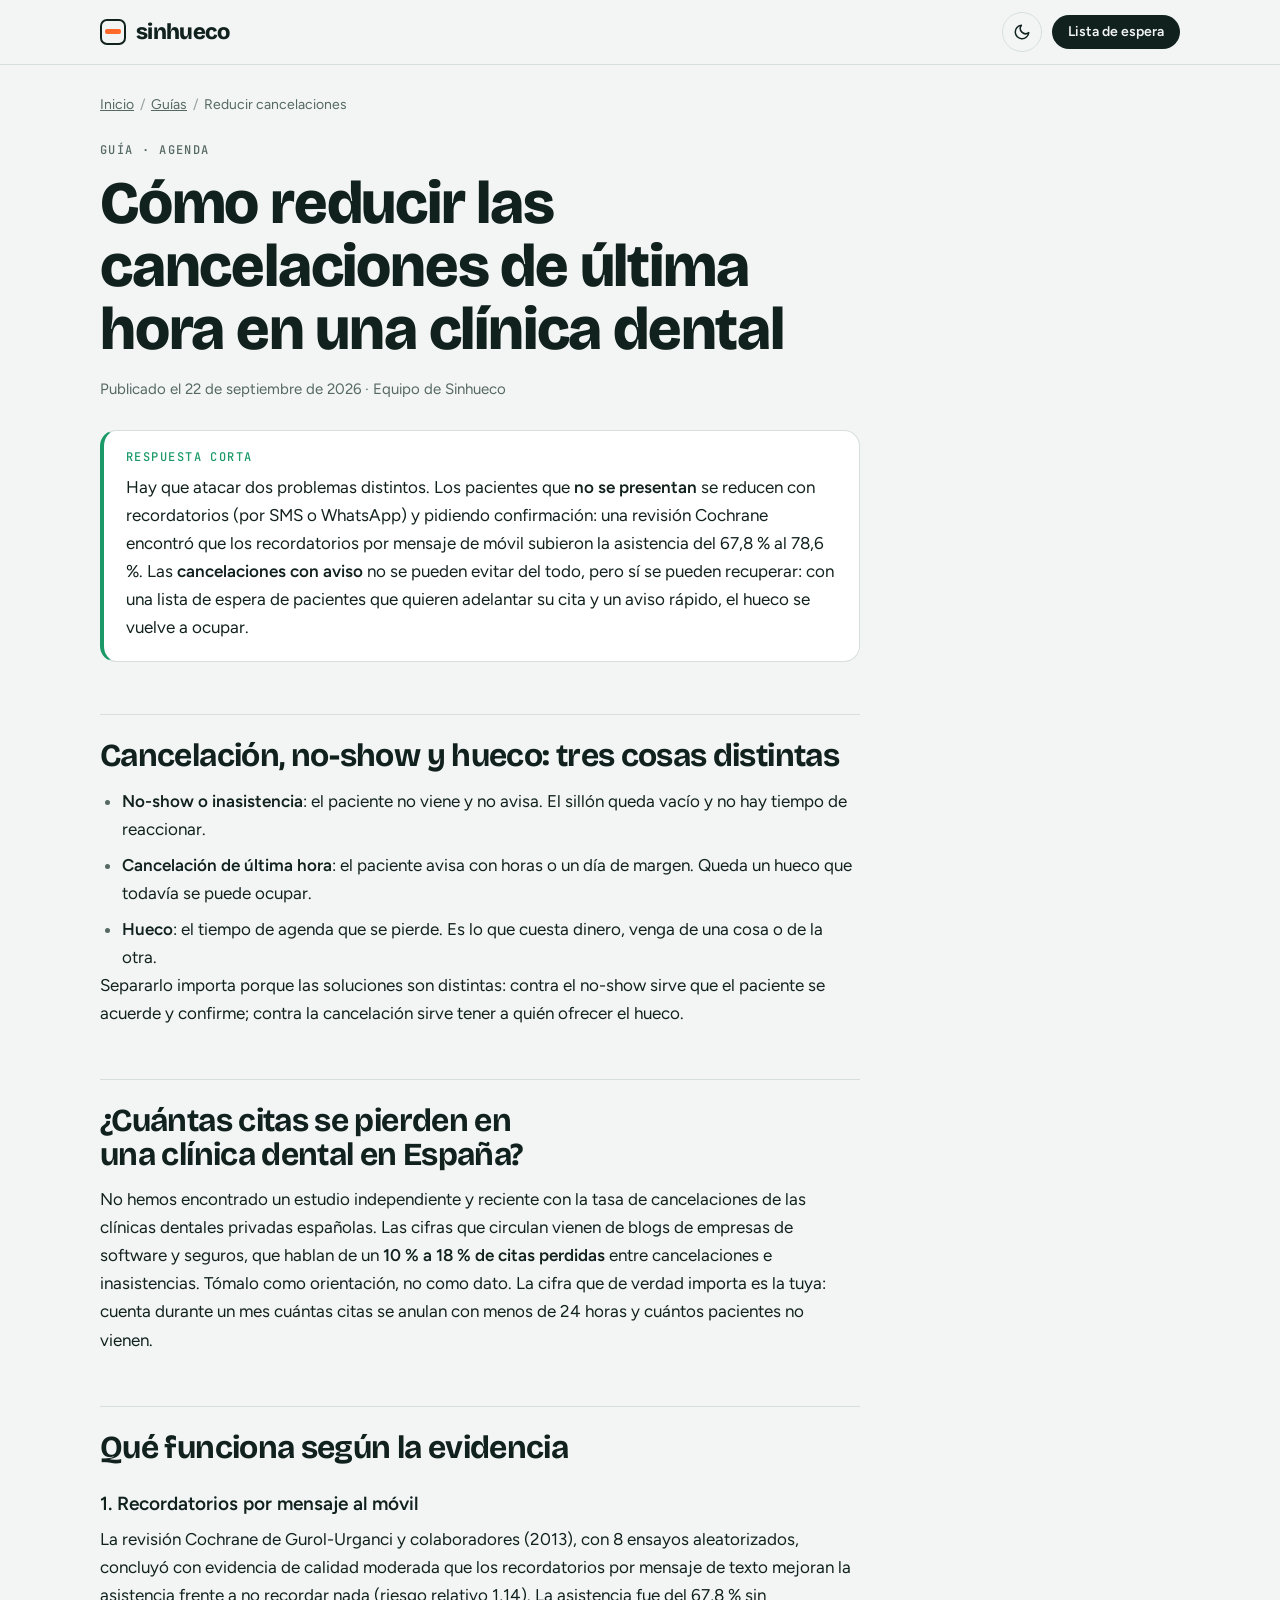
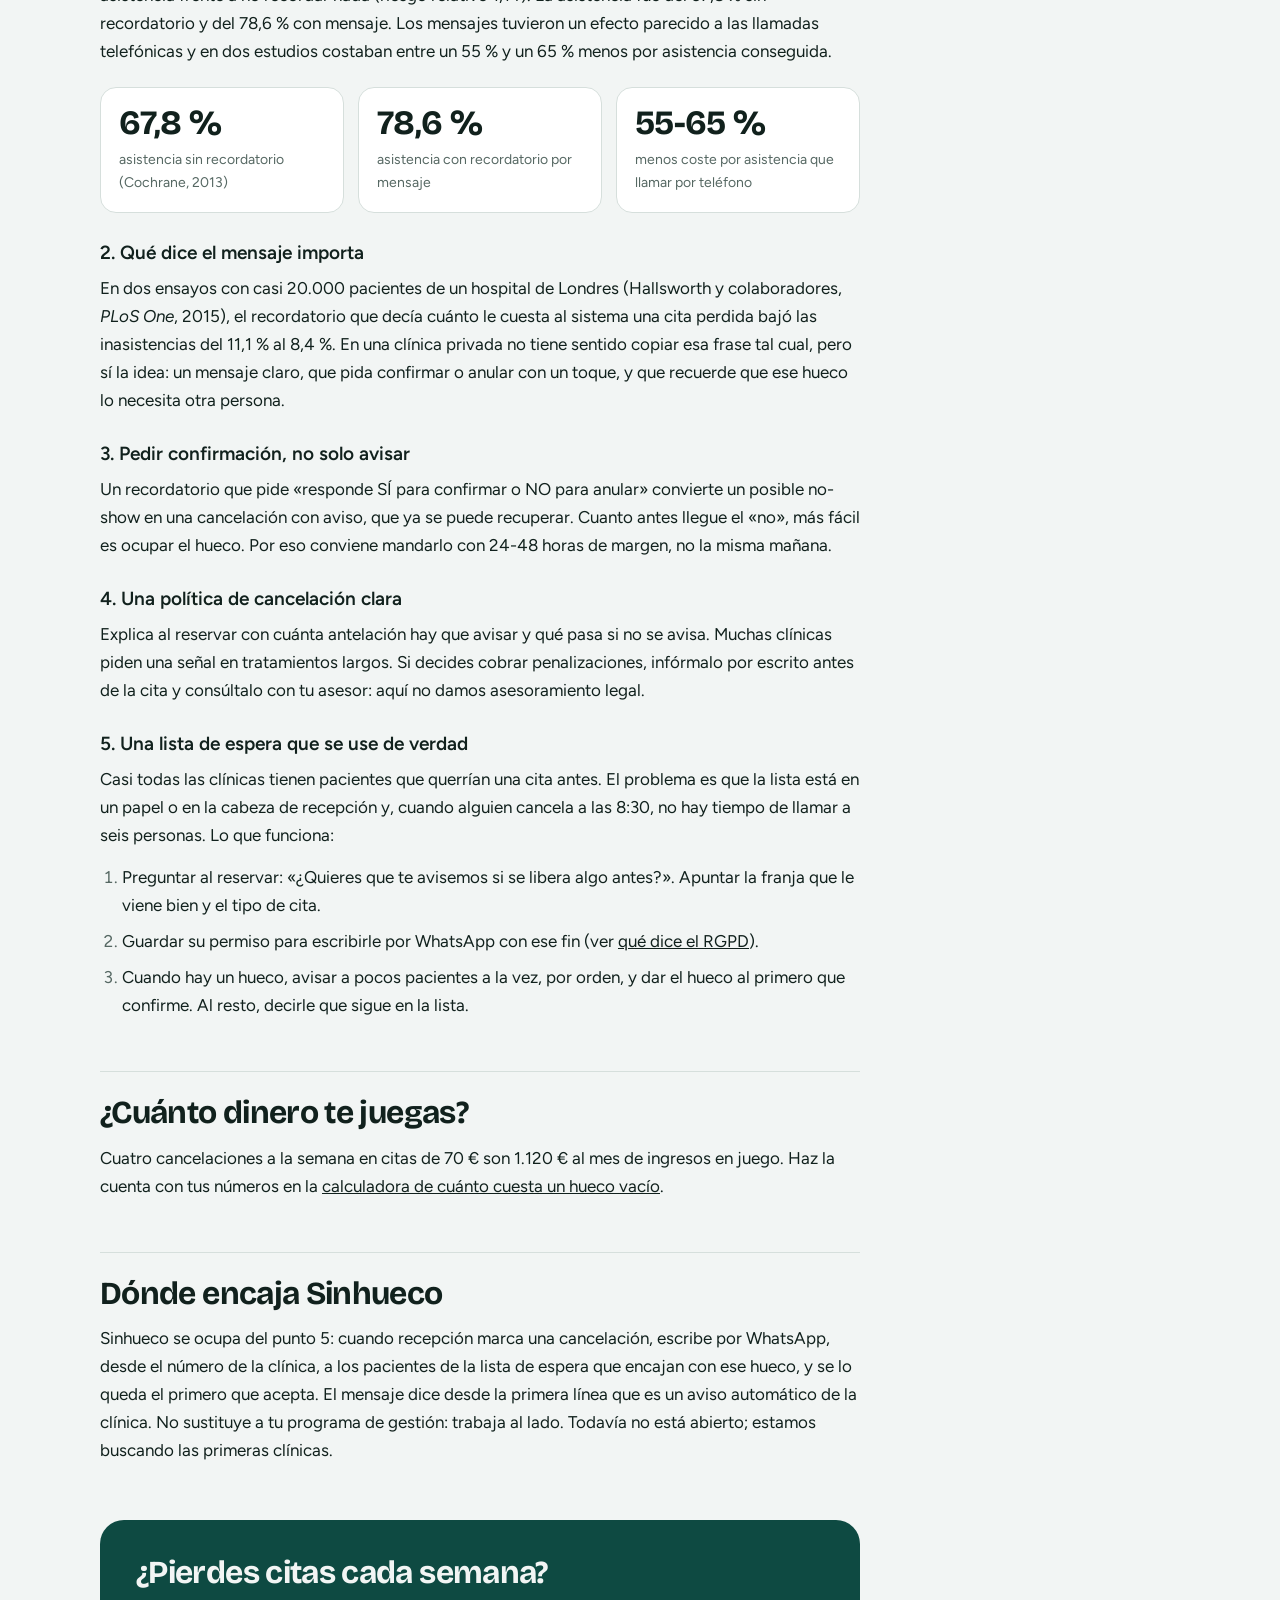
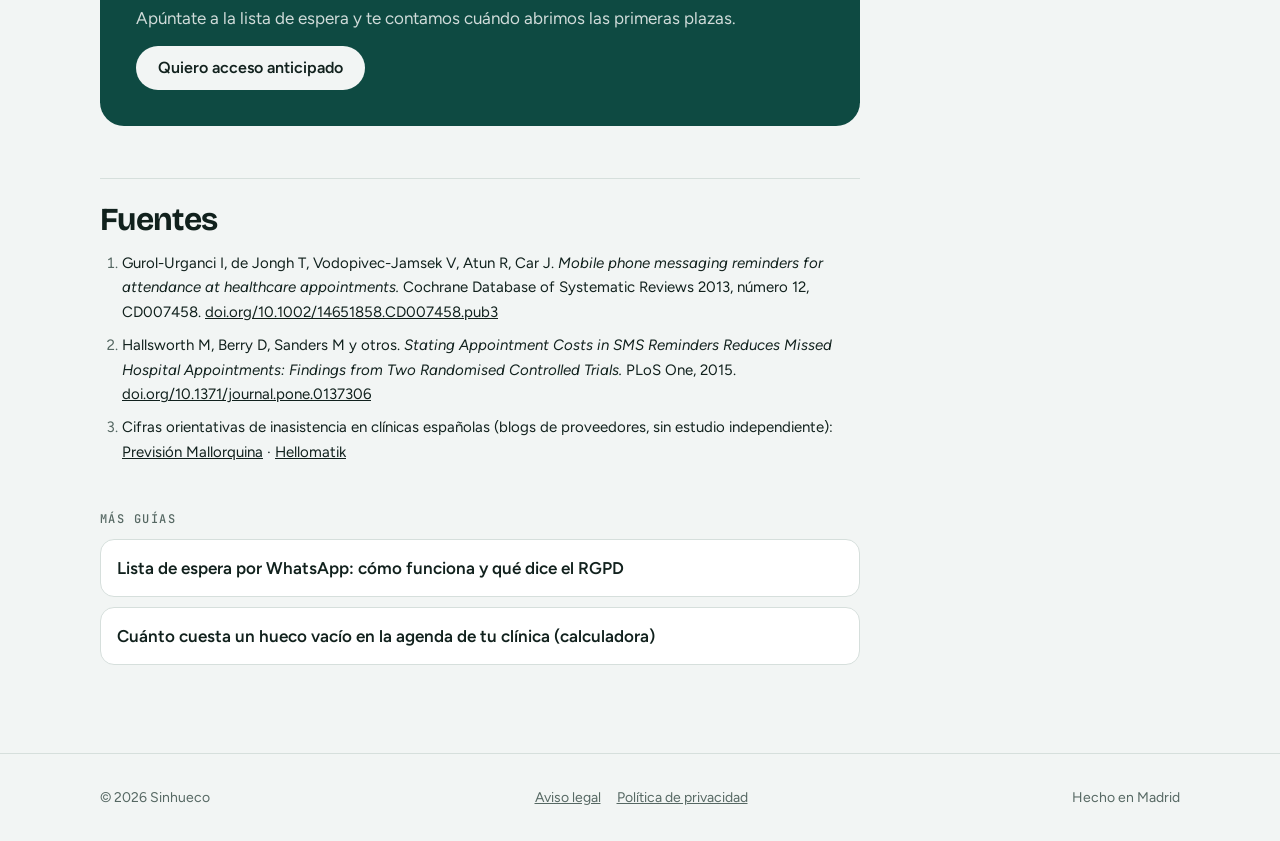
<file: reducir-cancelaciones-clinica-dental.html>
<!doctype html>
<html lang="es-ES">
<head>
<meta charset="utf-8">
<meta name="viewport" content="width=device-width, initial-scale=1, viewport-fit=cover">
<title>Cómo reducir las cancelaciones de última hora en una clínica dental · Sinhueco</title>
<meta name="description" content="Qué funciona de verdad contra las cancelaciones y los pacientes que no vienen: recordatorios, confirmación, política de cancelación y lista de espera. Con datos y fuentes.">
<!-- URLs canónicas: si se compra sinhueco.com, sustituir https://sinhueco.vercel.app por https://sinhueco.com
     en todos los .html, sitemap.xml, robots.txt, llms.txt y llms-full.txt (buscar y reemplazar) y redirigir el dominio viejo con un 301. -->
<link rel="canonical" href="https://sinhueco.vercel.app/reducir-cancelaciones-clinica-dental.html">
<meta property="og:type" content="article">
<meta property="og:site_name" content="Sinhueco">
<meta property="og:locale" content="es_ES">
<meta property="og:url" content="https://sinhueco.vercel.app/reducir-cancelaciones-clinica-dental.html">
<meta property="og:title" content="Cómo reducir las cancelaciones de última hora en una clínica dental">
<meta property="og:description" content="Recordatorios, confirmación, política de cancelación y lista de espera: qué dice la evidencia y cómo aplicarlo.">
<meta name="twitter:card" content="summary">
<meta name="theme-color" content="#F2F5F4" media="(prefers-color-scheme: light)">
<meta name="theme-color" content="#0C1614" media="(prefers-color-scheme: dark)">
<link rel="icon" type="image/svg+xml" href="data:image/svg+xml,%3Csvg xmlns='http://www.w3.org/2000/svg' viewBox='0 0 32 32'%3E%3Crect x='3' y='3' width='26' height='26' rx='7.5' fill='%23F2F5F4' stroke='%2311211D' stroke-width='3'/%3E%3Crect x='8' y='11' width='16' height='5.5' rx='2' fill='%23FF6A2B'/%3E%3C/svg%3E">
<script>try{var t=localStorage.getItem("sinhueco-theme");if(t==="dark"||t==="light")document.documentElement.setAttribute("data-theme",t)}catch(e){}</script>
<link rel="preconnect" href="https://fonts.googleapis.com">
<link rel="preconnect" href="https://fonts.gstatic.com" crossorigin>
<link rel="stylesheet" href="https://fonts.googleapis.com/css2?family=Bricolage+Grotesque:opsz,wght@12..96,700;12..96,800&family=Figtree:wght@400;600&family=JetBrains+Mono:wght@500&display=swap">
<link rel="stylesheet" href="assets/guia.css">
<script type="application/ld+json">
{
  "@context": "https://schema.org",
  "@graph": [
    {
      "@type": "Article",
      "@id": "https://sinhueco.vercel.app/reducir-cancelaciones-clinica-dental.html#article",
      "headline": "Cómo reducir las cancelaciones de última hora en una clínica dental",
      "description": "Qué funciona contra las cancelaciones y los pacientes que no vienen: recordatorios, confirmación, política de cancelación y lista de espera.",
      "inLanguage": "es-ES",
      "datePublished": "2026-09-22",
      "dateModified": "2026-09-22",
      "mainEntityOfPage": "https://sinhueco.vercel.app/reducir-cancelaciones-clinica-dental.html",
      "author": { "@id": "https://sinhueco.vercel.app/#org" },
      "publisher": { "@id": "https://sinhueco.vercel.app/#org" },
      "about": ["Cancelaciones de citas", "Inasistencias (no-show)", "Clínica dental", "Lista de espera"],
      "citation": [
        "https://doi.org/10.1002/14651858.CD007458.pub3",
        "https://doi.org/10.1371/journal.pone.0137306"
      ]
    },
    {
      "@type": "Organization",
      "@id": "https://sinhueco.vercel.app/#org",
      "name": "Sinhueco",
      "url": "https://sinhueco.vercel.app/"
    },
    {
      "@type": "BreadcrumbList",
      "itemListElement": [
        { "@type": "ListItem", "position": 1, "name": "Inicio", "item": "https://sinhueco.vercel.app/" },
        { "@type": "ListItem", "position": 2, "name": "Guías", "item": "https://sinhueco.vercel.app/#guias" },
        { "@type": "ListItem", "position": 3, "name": "Reducir cancelaciones en una clínica dental" }
      ]
    }
  ]
}
</script>
</head>
<body>

<nav class="top" aria-label="Principal">
  <div class="wrap">
    <a class="logo" href="./" aria-label="Sinhueco, ir al inicio"><span class="logo-mark" aria-hidden="true"></span>sinhueco</a>
    <div class="nav-actions">
      <button class="icon-btn" type="button" id="theme-btn" aria-label="Cambiar tema claro/oscuro" title="Cambiar tema">
        <svg class="i-moon" viewBox="0 0 24 24" fill="none" stroke="currentColor" stroke-width="2" stroke-linecap="round" stroke-linejoin="round" aria-hidden="true"><path d="M21 12.8A9 9 0 1 1 11.2 3a7 7 0 0 0 9.8 9.8z"/></svg>
        <svg class="i-sun" viewBox="0 0 24 24" fill="none" stroke="currentColor" stroke-width="2" stroke-linecap="round" aria-hidden="true"><circle cx="12" cy="12" r="4.5"/><path d="M12 2v2M12 20v2M4.9 4.9l1.4 1.4M17.7 17.7l1.4 1.4M2 12h2M20 12h2M4.9 19.1l1.4-1.4M17.7 6.3l1.4-1.4"/></svg>
      </button>
      <a class="btn btn-sm" href="./#lista">Lista de espera</a>
    </div>
  </div>
</nav>

<main class="wrap">
<nav class="crumbs" aria-label="Migas de pan"><ol><li><a href="./">Inicio</a></li><li><a href="./#guias">Guías</a></li><li aria-current="page">Reducir cancelaciones</li></ol></nav>
<article class="doc">
  <p class="eyebrow">Guía · Agenda</p>
  <h1>Cómo reducir las cancelaciones de última hora en una clínica dental</h1>
  <p class="updated">Publicado el 22 de septiembre de 2026 · Equipo de Sinhueco</p>

  <div class="answer">
    <span class="eyebrow">Respuesta corta</span>
    <p>Hay que atacar dos problemas distintos. Los pacientes que <strong>no se presentan</strong> se reducen con recordatorios (por SMS o WhatsApp) y pidiendo confirmación: una revisión Cochrane encontró que los recordatorios por mensaje de móvil subieron la asistencia del 67,8 % al 78,6 %. Las <strong>cancelaciones con aviso</strong> no se pueden evitar del todo, pero sí se pueden recuperar: con una lista de espera de pacientes que quieren adelantar su cita y un aviso rápido, el hueco se vuelve a ocupar.</p>
  </div>

  <h2>Cancelación, no-show y hueco: tres cosas distintas</h2>
  <ul>
    <li><strong>No-show o inasistencia</strong>: el paciente no viene y no avisa. El sillón queda vacío y no hay tiempo de reaccionar.</li>
    <li><strong>Cancelación de última hora</strong>: el paciente avisa con horas o un día de margen. Queda un hueco que todavía se puede ocupar.</li>
    <li><strong>Hueco</strong>: el tiempo de agenda que se pierde. Es lo que cuesta dinero, venga de una cosa o de la otra.</li>
  </ul>
  <p>Separarlo importa porque las soluciones son distintas: contra el no-show sirve que el paciente se acuerde y confirme; contra la cancelación sirve tener a quién ofrecer el hueco.</p>

  <h2>¿Cuántas citas se pierden en una clínica dental en España?</h2>
  <p>No hemos encontrado un estudio independiente y reciente con la tasa de cancelaciones de las clínicas dentales privadas españolas. Las cifras que circulan vienen de blogs de empresas de software y seguros, que hablan de un <strong>10 % a 18 % de citas perdidas</strong> entre cancelaciones e inasistencias. Tómalo como orientación, no como dato. La cifra que de verdad importa es la tuya: cuenta durante un mes cuántas citas se anulan con menos de 24 horas y cuántos pacientes no vienen.</p>

  <h2>Qué funciona según la evidencia</h2>

  <h3>1. Recordatorios por mensaje al móvil</h3>
  <p>La revisión Cochrane de Gurol-Urganci y colaboradores (2013), con 8 ensayos aleatorizados, concluyó con evidencia de calidad moderada que los recordatorios por mensaje de texto mejoran la asistencia frente a no recordar nada (riesgo relativo 1,14). La asistencia fue del 67,8 % sin recordatorio y del 78,6 % con mensaje. Los mensajes tuvieron un efecto parecido a las llamadas telefónicas y en dos estudios costaban entre un 55 % y un 65 % menos por asistencia conseguida.</p>
  <div class="stat">
    <div><b>67,8 %</b><span>asistencia sin recordatorio (Cochrane, 2013)</span></div>
    <div><b>78,6 %</b><span>asistencia con recordatorio por mensaje</span></div>
    <div><b>55-65 %</b><span>menos coste por asistencia que llamar por teléfono</span></div>
  </div>

  <h3>2. Qué dice el mensaje importa</h3>
  <p>En dos ensayos con casi 20.000 pacientes de un hospital de Londres (Hallsworth y colaboradores, <em>PLoS One</em>, 2015), el recordatorio que decía cuánto le cuesta al sistema una cita perdida bajó las inasistencias del 11,1 % al 8,4 %. En una clínica privada no tiene sentido copiar esa frase tal cual, pero sí la idea: un mensaje claro, que pida confirmar o anular con un toque, y que recuerde que ese hueco lo necesita otra persona.</p>

  <h3>3. Pedir confirmación, no solo avisar</h3>
  <p>Un recordatorio que pide «responde SÍ para confirmar o NO para anular» convierte un posible no-show en una cancelación con aviso, que ya se puede recuperar. Cuanto antes llegue el «no», más fácil es ocupar el hueco. Por eso conviene mandarlo con 24-48 horas de margen, no la misma mañana.</p>

  <h3>4. Una política de cancelación clara</h3>
  <p>Explica al reservar con cuánta antelación hay que avisar y qué pasa si no se avisa. Muchas clínicas piden una señal en tratamientos largos. Si decides cobrar penalizaciones, infórmalo por escrito antes de la cita y consúltalo con tu asesor: aquí no damos asesoramiento legal.</p>

  <h3>5. Una lista de espera que se use de verdad</h3>
  <p>Casi todas las clínicas tienen pacientes que querrían una cita antes. El problema es que la lista está en un papel o en la cabeza de recepción y, cuando alguien cancela a las 8:30, no hay tiempo de llamar a seis personas. Lo que funciona:</p>
  <ol>
    <li>Preguntar al reservar: «¿Quieres que te avisemos si se libera algo antes?». Apuntar la franja que le viene bien y el tipo de cita.</li>
    <li>Guardar su permiso para escribirle por WhatsApp con ese fin (ver <a href="lista-espera-whatsapp-rgpd.html">qué dice el RGPD</a>).</li>
    <li>Cuando hay un hueco, avisar a pocos pacientes a la vez, por orden, y dar el hueco al primero que confirme. Al resto, decirle que sigue en la lista.</li>
  </ol>

  <h2>¿Cuánto dinero te juegas?</h2>
  <p>Cuatro cancelaciones a la semana en citas de 70 € son 1.120 € al mes de ingresos en juego. Haz la cuenta con tus números en la <a href="coste-hueco-agenda-clinica.html">calculadora de cuánto cuesta un hueco vacío</a>.</p>

  <h2>Dónde encaja Sinhueco</h2>
  <p>Sinhueco se ocupa del punto 5: cuando recepción marca una cancelación, escribe por WhatsApp, desde el número de la clínica, a los pacientes de la lista de espera que encajan con ese hueco, y se lo queda el primero que acepta. El mensaje dice desde la primera línea que es un aviso automático de la clínica. No sustituye a tu programa de gestión: trabaja al lado. Todavía no está abierto; estamos buscando las primeras clínicas.</p>

  <div class="cta">
    <h2>¿Pierdes citas cada semana?</h2>
    <p>Apúntate a la lista de espera y te contamos cuándo abrimos las primeras plazas.</p>
    <a class="btn" href="./#lista">Quiero acceso anticipado</a>
  </div>

  <h2>Fuentes</h2>
  <ol class="sources">
    <li>Gurol-Urganci I, de Jongh T, Vodopivec-Jamsek V, Atun R, Car J. <em>Mobile phone messaging reminders for attendance at healthcare appointments.</em> Cochrane Database of Systematic Reviews 2013, número 12, CD007458. <a href="https://doi.org/10.1002/14651858.CD007458.pub3">doi.org/10.1002/14651858.CD007458.pub3</a></li>
    <li>Hallsworth M, Berry D, Sanders M y otros. <em>Stating Appointment Costs in SMS Reminders Reduces Missed Hospital Appointments: Findings from Two Randomised Controlled Trials.</em> PLoS One, 2015. <a href="https://doi.org/10.1371/journal.pone.0137306">doi.org/10.1371/journal.pone.0137306</a></li>
    <li>Cifras orientativas de inasistencia en clínicas españolas (blogs de proveedores, sin estudio independiente): <a href="https://www.previsionmallorquina.com/actualidad/odontologos/evitar-cancelaciones-ultima-hora-clinica-dental">Previsión Mallorquina</a> · <a href="https://hellomatik.com/es/blog/que-dice-realmente-tu-tasa-de-inasistencias-sobre-tu-clinica">Hellomatik</a></li>
  </ol>

  <nav class="more" aria-label="Más guías">
    <p class="eyebrow">Más guías</p>
    <ul>
      <li><a href="lista-espera-whatsapp-rgpd.html">Lista de espera por WhatsApp: cómo funciona y qué dice el RGPD</a></li>
      <li><a href="coste-hueco-agenda-clinica.html">Cuánto cuesta un hueco vacío en la agenda de tu clínica (calculadora)</a></li>
    </ul>
  </nav>
</article>
</main>

<footer>
  <div class="wrap">
    <span>© 2026 Sinhueco</span>
    <span class="legal-links"><a href="aviso-legal.html">Aviso legal</a><a href="politica-privacidad.html">Política de privacidad</a></span>
    <span>Hecho en Madrid</span>
  </div>
</footer>
<script src="assets/tema.js" defer></script>
</body>
</html>
</file>
<file: assets/guia.css>
/* Estilos compartidos de las guías de Sinhueco. Tokens y tipografías copiados de index.html:
   si cambias la paleta allí, cámbiala también aquí. */
:root{
  --ground:#F2F5F4; --surface:#FFFFFF; --ink:#11211D; --muted:#566863; --line:#D6DFDC;
  --petrol:#0E4A42; --petrol-soft:#DCEAE6; --hole:#FF6A2B; --hole-soft:#FFE6DA; --fill:#1B9A68; --fill-soft:#D9F2E6;
  --wa:#E7F8DC;
  --display:"Bricolage Grotesque", "Arial Narrow", system-ui, sans-serif;
  --body:"Figtree", system-ui, -apple-system, "Segoe UI", sans-serif;
  --mono:"JetBrains Mono", ui-monospace, Consolas, monospace;
  --ease:cubic-bezier(.2,.7,.2,1);
  color-scheme:light;
}
@media (prefers-color-scheme:dark){
  :root:not([data-theme="light"]){
    --ground:#0C1614; --surface:#13211E; --ink:#E6EFEC; --muted:#93A8A2; --line:#24372F;
    --petrol:#7FD1BF; --petrol-soft:#16332D; --hole:#FF8450; --hole-soft:#3A2016; --fill:#45C98F; --fill-soft:#123325; --wa:#1D3326;
    color-scheme:dark;
  }
}
:root[data-theme="dark"]{
  --ground:#0C1614; --surface:#13211E; --ink:#E6EFEC; --muted:#93A8A2; --line:#24372F;
  --petrol:#7FD1BF; --petrol-soft:#16332D; --hole:#FF8450; --hole-soft:#3A2016; --fill:#45C98F; --fill-soft:#123325; --wa:#1D3326;
  color-scheme:dark;
}
*{box-sizing:border-box}
body{margin:0;background:var(--ground);color:var(--ink);font:400 17px/1.65 var(--body);-webkit-font-smoothing:antialiased;overflow-x:clip}
.wrap{max-width:1120px;margin:0 auto;padding-inline:20px}
a{color:inherit}
h1,h2,h3{font-family:var(--display);line-height:1.05;margin:0;text-wrap:balance;letter-spacing:-.02em}
p{margin:0}
.eyebrow{font:500 12px/1 var(--mono);letter-spacing:.12em;text-transform:uppercase;color:var(--muted)}
:focus-visible{outline:3px solid var(--hole);outline-offset:3px}

nav.top{position:sticky;top:env(safe-area-inset-top,0px);z-index:10;background:color-mix(in srgb,var(--ground) 88%,transparent);backdrop-filter:blur(10px);-webkit-backdrop-filter:blur(10px);border-bottom:1px solid var(--line)}
nav.top .wrap{display:flex;align-items:center;justify-content:space-between;gap:12px;height:64px}
.nav-actions{display:flex;align-items:center;gap:10px}
.logo{display:flex;align-items:center;gap:10px;font:800 22px/1 var(--display);letter-spacing:-.03em;text-decoration:none;border-radius:8px}
.logo-mark{width:26px;height:26px;border-radius:7px;border:2.5px solid var(--ink);position:relative;flex:none}
.logo-mark::after{content:"";position:absolute;left:3px;right:3px;top:8px;height:5px;border-radius:2px;background:var(--hole);transition:background-color .3s ease}
.logo:hover .logo-mark::after{background:var(--fill)}
.btn{display:inline-flex;align-items:center;justify-content:center;gap:10px;font:600 16px/1 var(--body);padding:14px 22px;border-radius:999px;border:0;cursor:pointer;text-decoration:none;background:var(--ink);color:var(--ground);transition:transform .15s var(--ease),box-shadow .2s ease}
.btn:hover{transform:translateY(-1px);box-shadow:0 8px 20px -10px color-mix(in srgb,var(--ink) 70%,transparent)}
.btn:active{transform:translateY(0) scale(.97);box-shadow:none}
.btn-sm{padding:10px 16px;font-size:14px}
.icon-btn{width:40px;height:40px;flex:none;display:inline-grid;place-items:center;border-radius:999px;border:1.5px solid var(--line);background:transparent;color:var(--ink);cursor:pointer;transition:border-color .2s ease,background-color .2s ease}
.icon-btn:hover{border-color:var(--ink);background:var(--surface)}
.icon-btn svg{width:18px;height:18px}
.i-sun{display:none}
@media (prefers-color-scheme:dark){:root:not([data-theme="light"]) .i-sun{display:block}:root:not([data-theme="light"]) .i-moon{display:none}}
:root[data-theme="dark"] .i-sun{display:block}
:root[data-theme="dark"] .i-moon{display:none}

/* guía */
.crumbs{font-size:14px;color:var(--muted);padding-top:28px}
.crumbs ol{list-style:none;margin:0;padding:0;display:flex;flex-wrap:wrap;gap:6px}
.crumbs li+li::before{content:"/";margin-right:6px;opacity:.6}
.doc{max-width:760px;padding-block:28px 88px}
.doc h1{font-size:clamp(36px,5.6vw,60px);font-weight:800;margin-top:16px}
.doc .updated{color:var(--muted);font-size:15px;margin-top:16px}
.doc .intro{font-size:19px;color:var(--muted);margin-top:20px}
.doc h2{font-size:clamp(24px,3vw,32px);font-weight:700;margin:52px 0 14px;padding-top:24px;border-top:1px solid var(--line)}
.doc h3{font:600 19px/1.3 var(--body);letter-spacing:0;margin:28px 0 8px}
.doc p+p{margin-top:14px}
.doc ul,.doc ol{margin:14px 0 0;padding-left:22px;display:grid;gap:8px}
.doc li::marker{color:var(--muted)}
.doc strong{font-weight:600}
.answer{margin-top:28px;background:var(--surface);border:1px solid var(--line);border-left:4px solid var(--fill);border-radius:16px;padding:20px 22px}
.answer .eyebrow{color:var(--fill);display:block;margin-bottom:10px}
.note{margin-top:22px;padding:16px 18px;border-radius:14px;background:var(--petrol-soft);font-size:15px}
.warn{margin-top:22px;padding:16px 18px;border-radius:14px;background:var(--hole-soft);border:2px dashed var(--hole);font-size:15px}
.stat{display:grid;grid-template-columns:repeat(auto-fit,minmax(200px,1fr));gap:14px;margin-top:22px}
.stat div{background:var(--surface);border:1px solid var(--line);border-radius:16px;padding:18px}
.stat b{display:block;font:700 34px/1 var(--display);letter-spacing:-.02em}
.stat span{display:block;font-size:14px;color:var(--muted);margin-top:8px}
.table-wrap{overflow-x:auto;margin-top:18px;border:1px solid var(--line);border-radius:16px;background:var(--surface)}
table{border-collapse:collapse;width:100%;font-size:15px;min-width:520px}
th,td{text-align:left;vertical-align:top;padding:12px 14px;border-bottom:1px solid var(--line)}
tr:last-child td{border-bottom:0}
th{font:500 12px/1.4 var(--mono);letter-spacing:.06em;text-transform:uppercase;color:var(--muted)}
.bubble{max-width:34em;margin-top:18px;padding:12px 14px;border-radius:12px;font-size:15px;line-height:1.45;background:var(--wa)}
.bubble small{display:block;font:500 11px/1 var(--mono);color:var(--muted);margin-top:8px}
.sources{font-size:15px}
.sources li{overflow-wrap:anywhere}
.cta{margin-top:56px;background:var(--petrol);color:var(--ground);border-radius:24px;padding:clamp(22px,4vw,36px);display:grid;gap:14px}
.cta h2{margin:0;padding:0;border:0;font-size:clamp(24px,3vw,32px)}
.cta p{opacity:.85}
.cta .btn{background:var(--ground);color:var(--ink);justify-self:start}
@media (prefers-color-scheme:dark){:root:not([data-theme="light"]) .cta{background:var(--petrol-soft);color:var(--ink)}:root:not([data-theme="light"]) .cta .btn{background:var(--ink);color:var(--ground)}}
:root[data-theme="dark"] .cta{background:var(--petrol-soft);color:var(--ink)}
:root[data-theme="dark"] .cta .btn{background:var(--ink);color:var(--ground)}
.more{margin-top:48px}
.more ul{list-style:none;padding:0;gap:10px}
.more a{display:block;background:var(--surface);border:1px solid var(--line);border-radius:14px;padding:14px 16px;text-decoration:none;font-weight:600;transition:border-color .2s ease}
.more a:hover{border-color:var(--ink)}

/* calculadora */
.calc{margin-top:24px;background:var(--surface);border:1px solid var(--line);border-radius:20px;padding:clamp(18px,4vw,28px);display:grid;gap:22px}
.calc-fields{display:grid;grid-template-columns:1fr 1fr;gap:16px}
.field{display:grid;gap:6px;align-content:start;min-width:0}
.field label{font-size:14px;font-weight:600}
.field .hint{font-size:13px;color:var(--muted)}
.field input{font:400 17px/1.2 var(--body);color:var(--ink);background:var(--ground);border:1.5px solid var(--line);border-radius:12px;padding:12px 14px;width:100%;min-width:0;font-variant-numeric:tabular-nums}
.field input:focus{border-color:var(--petrol)}
.result{font-family:var(--mono);font-size:15px;border-top:1px solid var(--line);padding-top:18px;display:grid;gap:10px}
.result div{display:flex;justify-content:space-between;gap:16px;font-variant-numeric:tabular-nums}
.result .total{font-size:18px;font-weight:500;color:var(--hole)}
.result .be{color:var(--fill)}

footer{border-top:1px solid var(--line);padding-block:32px;color:var(--muted);font-size:14px}
footer .wrap{display:flex;justify-content:space-between;flex-wrap:wrap;gap:12px}
.legal-links{display:flex;gap:16px;flex-wrap:wrap}
@media (max-width:560px){
  .doc{padding-block:20px 64px}
  .calc-fields{grid-template-columns:1fr}
  .logo{font-size:20px}
}
@media (prefers-reduced-motion:reduce){*,*::before,*::after{animation:none!important;transition:none!important}}
@media print{.nav-actions,.cta{display:none}}
</file>
